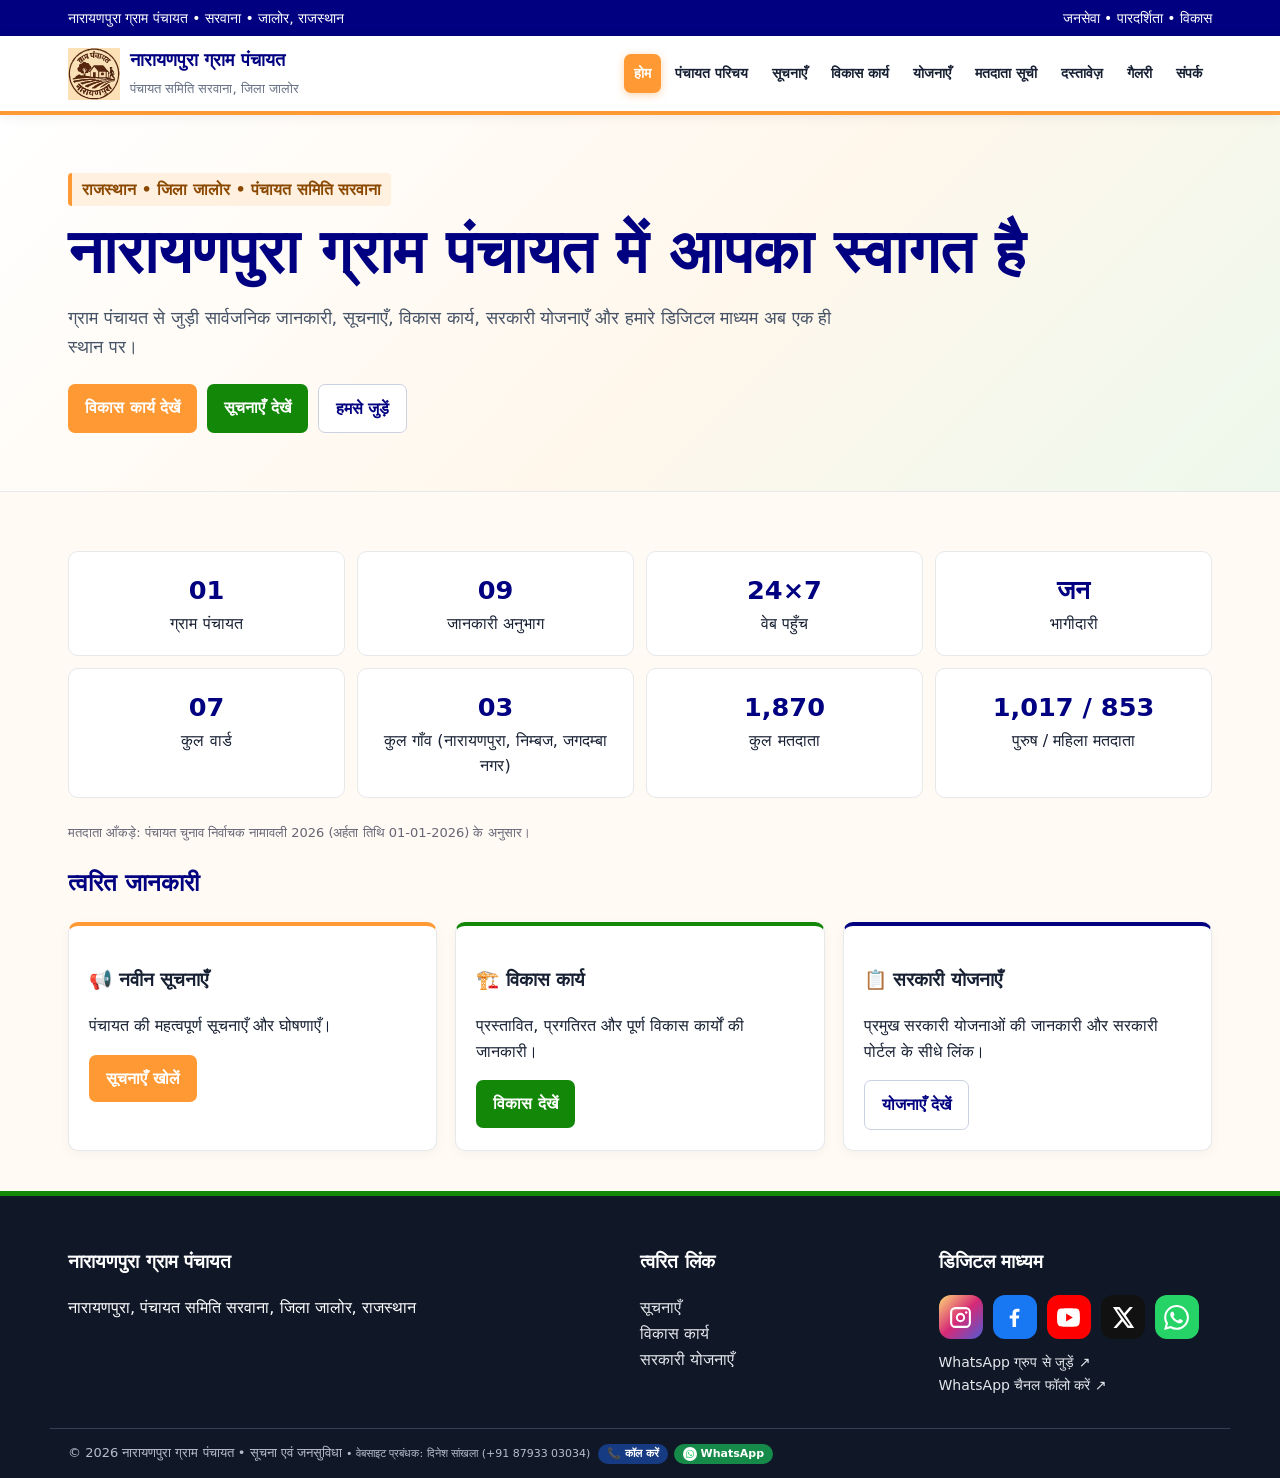
<file: index.html>
<!doctype html><html lang="hi"><head><meta charset="utf-8"><meta name="viewport" content="width=device-width,initial-scale=1"><title>नारायणपुरा ग्राम पंचायत | सरवाना, जालोर</title><meta name="description" content="नारायणपुरा ग्राम पंचायत (पंचायत समिति सरवाना, जिला जालोर, राजस्थान) की आधिकारिक वेबसाइट: पंचायत जानकारी, सूचनाएँ, विकास कार्य, योजनाएँ और मतदाता जानकारी।"><meta name="theme-color" content="#000080"><link rel="icon" type="image/png" href="assets/favicon.png"><link rel="apple-touch-icon" href="assets/favicon.png"><meta property="og:url" content="https://narayanpuragrampanchayat.github.io/narayanpura-gram-panchayat/"><meta property="og:image" content="https://narayanpuragrampanchayat.github.io/narayanpura-gram-panchayat/assets/og-image.jpg"><meta property="og:image:width" content="1200"><meta property="og:image:height" content="630"><meta property="og:image:alt" content="नारायणपुरा ग्राम पंचायत का लोगो"><meta name="twitter:card" content="summary_large_image"><meta property="og:type" content="website"><meta property="og:locale" content="hi_IN"><meta property="og:site_name" content="नारायणपुरा ग्राम पंचायत"><meta property="og:title" content="नारायणपुरा ग्राम पंचायत | सरवाना, जालोर"><meta property="og:description" content="नारायणपुरा ग्राम पंचायत (पंचायत समिति सरवाना, जिला जालोर, राजस्थान) की आधिकारिक वेबसाइट: पंचायत जानकारी, सूचनाएँ, विकास कार्य, योजनाएँ और मतदाता जानकारी।"><link rel="stylesheet" href="style.css"></head><body><div class="top"><div class="wrap">नारायणपुरा ग्राम पंचायत • सरवाना • जालोर, राजस्थान <span>जनसेवा • पारदर्शिता • विकास</span></div></div><header><div class="wrap nav"><a class="brand" href="index.html"><img src="assets/logo.svg" alt="नारायणपुरा ग्राम पंचायत का लोगो"><div><b>नारायणपुरा ग्राम पंचायत</b><small>पंचायत समिति सरवाना, जिला जालोर</small></div></a><nav><a class="active" href="index.html">होम</a><a href="about.html">पंचायत परिचय</a><a href="notices.html">सूचनाएँ</a><a href="development.html">विकास कार्य</a><a href="schemes.html">योजनाएँ</a><a href="voters.html">मतदाता सूची</a><a href="documents.html">दस्तावेज़</a><a href="gallery.html">गैलरी</a><a href="contact.html">संपर्क</a></nav></div></header><section class="hero"><div class="wrap"><span class="tag">राजस्थान • जिला जालोर • पंचायत समिति सरवाना</span><h1>नारायणपुरा ग्राम पंचायत में आपका स्वागत है</h1><p>ग्राम पंचायत से जुड़ी सार्वजनिक जानकारी, सूचनाएँ, विकास कार्य, सरकारी योजनाएँ और हमारे डिजिटल माध्यम अब एक ही स्थान पर।</p><div class="buttons"><a class="btn" href="development.html">विकास कार्य देखें</a><a class="btn green" href="notices.html">सूचनाएँ देखें</a><a class="btn outline" href="contact.html">हमसे जुड़ें</a></div></div></section><main><div class="wrap"><div class="stats"><div class="stat"><strong>01</strong>ग्राम पंचायत</div><div class="stat"><strong>09</strong>जानकारी अनुभाग</div><div class="stat"><strong>24×7</strong>वेब पहुँच</div><div class="stat"><strong>जन</strong>भागीदारी</div><div class="stat"><strong>07</strong>कुल वार्ड</div><div class="stat"><strong>03</strong>कुल गाँव (नारायणपुरा, निम्बज, जगदम्बा नगर)</div><div class="stat"><strong>1,870</strong>कुल मतदाता</div><div class="stat"><strong>1,017 / 853</strong>पुरुष / महिला मतदाता</div></div><p style="font-size:13px;color:#667;margin:8px 0 0">मतदाता आँकड़े: पंचायत चुनाव निर्वाचक नामावली 2026 (अर्हता तिथि 01-01-2026) के अनुसार।</p><h2>त्वरित जानकारी</h2><div class="grid"><article class="card"><h3>📢 नवीन सूचनाएँ</h3><p>पंचायत की महत्वपूर्ण सूचनाएँ और घोषणाएँ।</p><a class="btn" href="notices.html">सूचनाएँ खोलें</a></article><article class="card green"><h3>🏗️ विकास कार्य</h3><p>प्रस्तावित, प्रगतिरत और पूर्ण विकास कार्यों की जानकारी।</p><a class="btn green" href="development.html">विकास देखें</a></article><article class="card blue"><h3>📋 सरकारी योजनाएँ</h3><p>प्रमुख सरकारी योजनाओं की जानकारी और सरकारी पोर्टल के सीधे लिंक।</p><a class="btn outline" href="schemes.html">योजनाएँ देखें</a></article></div></div></main><footer><div class="wrap foot"><div><h3>नारायणपुरा ग्राम पंचायत</h3><p>नारायणपुरा, पंचायत समिति सरवाना, जिला जालोर, राजस्थान</p></div><div><h3>त्वरित लिंक</h3><p><a href="notices.html">सूचनाएँ</a><br><a href="development.html">विकास कार्य</a><br><a href="schemes.html">सरकारी योजनाएँ</a></p></div><div><h3>डिजिटल माध्यम</h3><p class="socs" style="display:flex;flex-direction:row;flex-wrap:wrap;gap:10px;margin:10px 0 0"><a style="display:block;line-height:0" target="_blank" rel="noopener" href="https://www.instagram.com/narayanpuragrampanchayat" aria-label="Instagram" title="Instagram"><span class="social-icon ig"><svg viewBox="0 0 24 24"><path d="M7 2h10a5 5 0 0 1 5 5v10a5 5 0 0 1-5 5H7a5 5 0 0 1-5-5V7a5 5 0 0 1 5-5zm0 2a3 3 0 0 0-3 3v10a3 3 0 0 0 3 3h10a3 3 0 0 0 3-3V7a3 3 0 0 0-3-3H7zm5 3.5A4.5 4.5 0 1 1 7.5 12 4.5 4.5 0 0 1 12 7.5zm0 2A2.5 2.5 0 1 0 14.5 12 2.5 2.5 0 0 0 12 9.5zM17.5 6a1.2 1.2 0 1 1-1.2 1.2A1.2 1.2 0 0 1 17.5 6z"/></svg></span></a><a style="display:block;line-height:0" target="_blank" rel="noopener" href="https://www.facebook.com/share/19otkbt3re/?mibextid=wwXIfr" aria-label="Facebook" title="Facebook"><span class="social-icon fb"><svg viewBox="0 0 24 24"><path d="M13.5 21v-8h2.7l.4-3h-3.1V8.1c0-.9.3-1.6 1.7-1.6h1.6V3.8c-.3 0-1.3-.1-2.5-.1-2.5 0-4.2 1.5-4.2 4.3V10H7.4v3h2.7v8h3.4z"/></svg></span></a><a style="display:block;line-height:0" target="_blank" rel="noopener" href="https://www.youtube.com/@NarayanpuraGramPanchayat" aria-label="YouTube" title="YouTube"><span class="social-icon yt"><svg viewBox="0 0 24 24"><path d="M23 12s0-4.2-.5-6.1a3.2 3.2 0 0 0-2.2-2.2C18.4 3.2 12 3.2 12 3.2s-6.4 0-8.3.5a3.2 3.2 0 0 0-2.2 2.2C1 7.8 1 12 1 12s0 4.2.5 6.1a3.2 3.2 0 0 0 2.2 2.2c1.9.5 8.3.5 8.3.5s6.4 0 8.3-.5a3.2 3.2 0 0 0 2.2-2.2C23 16.2 23 12 23 12zM9.7 15.8V8.2l6.4 3.8-6.4 3.8z"/></svg></span></a><a style="display:block;line-height:0" target="_blank" rel="noopener" href="https://x.com/narayanpura_gp?s=11" aria-label="X" title="X"><span class="social-icon x"><svg viewBox="0 0 24 24"><path d="M18.9 2H22l-6.8 7.8L23.2 22h-6.3l-4.9-6.4L6.4 22H3.3l7.3-8.4L2.8 2h6.4l4.4 5.8L18.9 2zm-1.1 17.6h1.7L8.3 4.3H6.5l11.3 15.3z"/></svg></span></a><a style="display:block;line-height:0" target="_blank" rel="noopener" href="https://whatsapp.com/channel/0029Vb8SCxqISTkEJewlJR1P" aria-label="WhatsApp चैनल" title="WhatsApp चैनल"><span class="social-icon wa"><svg viewBox="0 0 24 24"><path d="M17.472 14.382c-.297-.149-1.758-.867-2.03-.967-.273-.099-.471-.148-.67.15-.197.297-.767.966-.94 1.164-.173.199-.347.223-.644.075-.297-.15-1.255-.463-2.39-1.475-.883-.788-1.48-1.761-1.653-2.059-.173-.297-.018-.458.13-.606.134-.133.298-.347.446-.52.149-.174.198-.298.298-.497.099-.198.05-.371-.025-.52-.075-.149-.669-1.612-.916-2.207-.242-.579-.487-.5-.669-.51-.173-.008-.371-.01-.57-.01-.198 0-.52.074-.792.372-.272.297-1.04 1.016-1.04 2.479 0 1.462 1.065 2.875 1.213 3.074.149.198 2.096 3.2 5.077 4.487.709.306 1.262.489 1.694.625.712.227 1.36.195 1.871.118.571-.085 1.758-.719 2.006-1.413.248-.694.248-1.289.173-1.413-.074-.124-.272-.198-.57-.347m-5.421 7.403h-.004a9.87 9.87 0 01-5.031-1.378l-.361-.214-3.741.982.998-3.648-.235-.374a9.86 9.86 0 01-1.51-5.26c.001-5.45 4.436-9.884 9.888-9.884 2.64 0 5.122 1.03 6.988 2.898a9.825 9.825 0 012.893 6.994c-.003 5.45-4.437 9.884-9.885 9.884m8.413-18.297A11.815 11.815 0 0012.05 0C5.495 0 .16 5.335.157 11.892c0 2.096.547 4.142 1.588 5.945L.057 24l6.305-1.654a11.882 11.882 0 005.683 1.448h.005c6.554 0 11.89-5.335 11.893-11.893a11.821 11.821 0 00-3.48-8.413z"/></svg></span></a></p><p style="margin:12px 0 0;font-size:14px"><a target="_blank" rel="noopener" href="https://chat.whatsapp.com/KOdNF1v9ymT7svll2w2lUj?s=sh&amp;p=i&amp;mlu=4&amp;ilr=4&amp;iam=2">WhatsApp ग्रुप से जुड़ें ↗</a><br><a target="_blank" rel="noopener" href="https://whatsapp.com/channel/0029Vb8SCxqISTkEJewlJR1P">WhatsApp चैनल फॉलो करें ↗</a></p></div></div><div class="wrap copy">© 2026 नारायणपुरा ग्राम पंचायत • सूचना एवं जनसुविधा <span class="mgr">• वेबसाइट प्रबंधक: दिनेश सांखला (+91 87933 03034) <span class="mgr-contact"><a class="mgr-btn call" href="tel:+918793303034">📞 कॉल करें</a><a class="mgr-btn wa" target="_blank" rel="noopener" href="https://wa.me/918793303034"><svg width="14" height="14" viewBox="0 0 48 48" aria-hidden="true" style="width:14px;height:14px;flex:0 0 14px"><circle cx="24" cy="24" r="24" fill="#fff"/><g transform="translate(10 10) scale(1.1667)"><path fill="#25D366" d="M17.472 14.382c-.297-.149-1.758-.867-2.03-.967-.273-.099-.471-.148-.67.15-.197.297-.767.966-.94 1.164-.173.199-.347.223-.644.075-.297-.15-1.255-.463-2.39-1.475-.883-.788-1.48-1.761-1.653-2.059-.173-.297-.018-.458.13-.606.134-.133.298-.347.446-.52.149-.174.198-.298.298-.497.099-.198.05-.371-.025-.52-.075-.149-.669-1.612-.916-2.207-.242-.579-.487-.5-.669-.51-.173-.008-.371-.01-.57-.01-.198 0-.52.074-.792.372-.272.297-1.04 1.016-1.04 2.479 0 1.462 1.065 2.875 1.213 3.074.149.198 2.096 3.2 5.077 4.487.709.306 1.262.489 1.694.625.712.227 1.36.195 1.871.118.571-.085 1.758-.719 2.006-1.413.248-.694.248-1.289.173-1.413-.074-.124-.272-.198-.57-.347m-5.421 7.403h-.004a9.87 9.87 0 01-5.031-1.378l-.361-.214-3.741.982.998-3.648-.235-.374a9.86 9.86 0 01-1.51-5.26c.001-5.45 4.436-9.884 9.888-9.884 2.64 0 5.122 1.03 6.988 2.898a9.825 9.825 0 012.893 6.994c-.003 5.45-4.437 9.884-9.885 9.884m8.413-18.297A11.815 11.815 0 0012.05 0C5.495 0 .16 5.335.157 11.892c0 2.096.547 4.142 1.588 5.945L.057 24l6.305-1.654a11.882 11.882 0 005.683 1.448h.005c6.554 0 11.89-5.335 11.893-11.893a11.821 11.821 0 00-3.48-8.413z"/></g></svg>WhatsApp</a></span></span></div></footer></body></html>
</file>
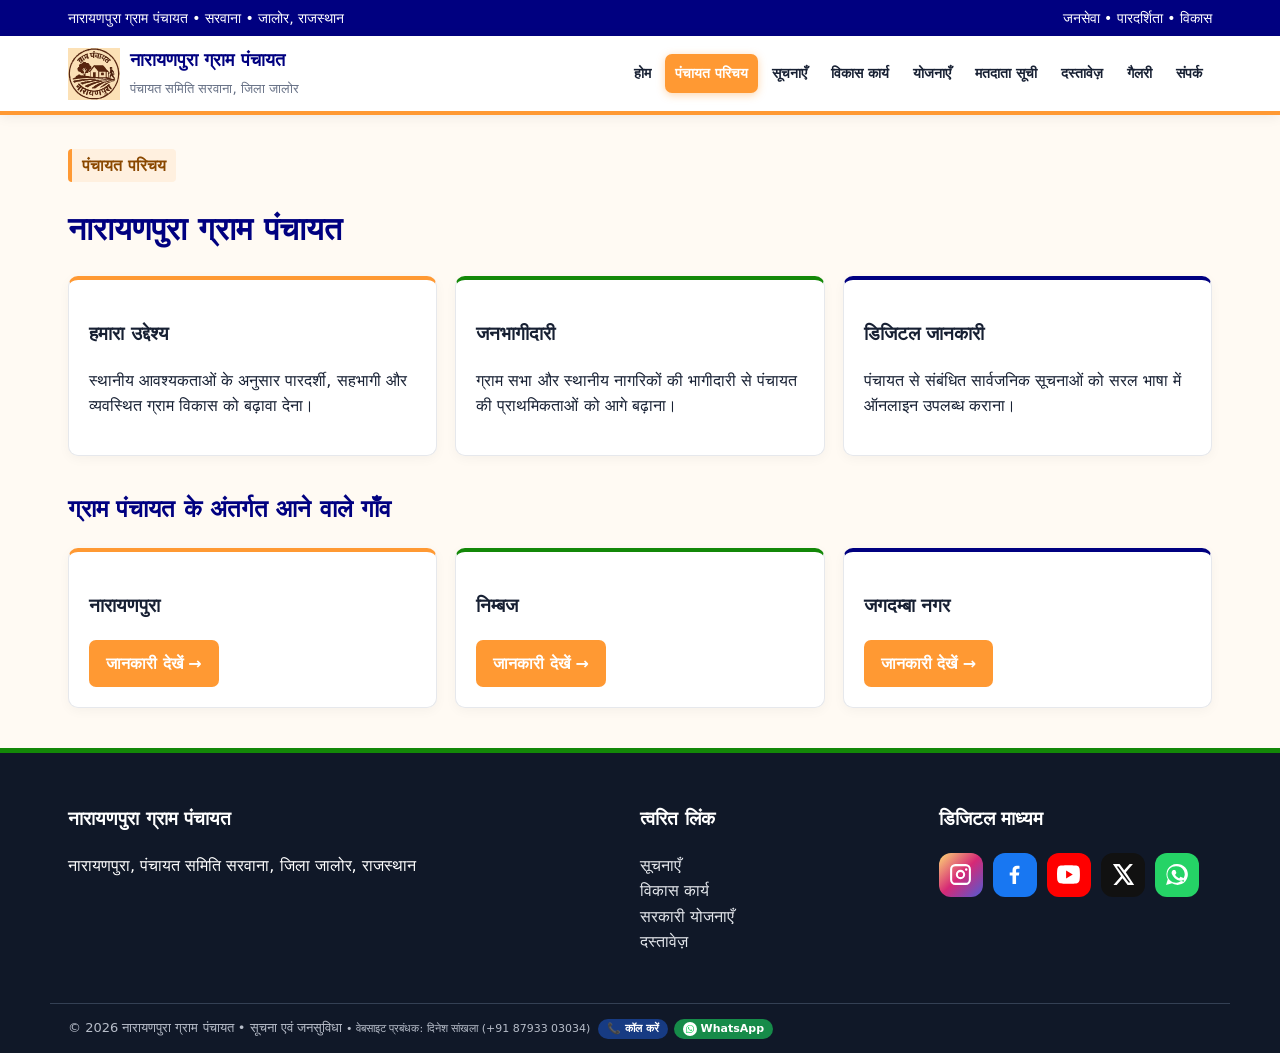
<file: about.html>
<!doctype html><html lang="hi"><head><meta charset="utf-8"><meta name="viewport" content="width=device-width,initial-scale=1"><title>पंचायत परिचय | नारायणपुरा ग्राम पंचायत</title><meta name="description" content="नारायणपुरा ग्राम पंचायत का परिचय, उद्देश्य और पंचायत के अंतर्गत आने वाले गाँव: नारायणपुरा, निम्बज और जगदम्बा नगर।"><meta name="theme-color" content="#000080"><link rel="icon" type="image/png" href="assets/favicon.png"><link rel="apple-touch-icon" href="assets/favicon.png"><meta property="og:url" content="https://narayanpuragrampanchayat.github.io/narayanpura-gram-panchayat/about.html"><meta property="og:image" content="https://narayanpuragrampanchayat.github.io/narayanpura-gram-panchayat/assets/og-image.jpg"><meta property="og:image:width" content="1200"><meta property="og:image:height" content="630"><meta property="og:image:alt" content="नारायणपुरा ग्राम पंचायत का लोगो"><meta name="twitter:card" content="summary_large_image"><meta property="og:type" content="website"><meta property="og:locale" content="hi_IN"><meta property="og:site_name" content="नारायणपुरा ग्राम पंचायत"><meta property="og:title" content="पंचायत परिचय | नारायणपुरा ग्राम पंचायत"><meta property="og:description" content="नारायणपुरा ग्राम पंचायत का परिचय, उद्देश्य और पंचायत के अंतर्गत आने वाले गाँव: नारायणपुरा, निम्बज और जगदम्बा नगर।"><link rel="stylesheet" href="style.css"></head><body><div class="top"><div class="wrap">नारायणपुरा ग्राम पंचायत • सरवाना • जालोर, राजस्थान <span>जनसेवा • पारदर्शिता • विकास</span></div></div><header><div class="wrap nav"><a class="brand" href="index.html"><img src="assets/logo.svg" alt="नारायणपुरा ग्राम पंचायत का लोगो"><div><b>नारायणपुरा ग्राम पंचायत</b><small>पंचायत समिति सरवाना, जिला जालोर</small></div></a><nav><a href="index.html">होम</a><a class="active" href="about.html">पंचायत परिचय</a><a href="notices.html">सूचनाएँ</a><a href="development.html">विकास कार्य</a><a href="schemes.html">योजनाएँ</a><a href="voters.html">मतदाता सूची</a><a href="documents.html">दस्तावेज़</a><a href="gallery.html">गैलरी</a><a href="contact.html">संपर्क</a></nav></div></header><main><div class="wrap"><span class="tag">पंचायत परिचय</span><h1>नारायणपुरा ग्राम पंचायत</h1><div class="grid"><article class="card"><h3>हमारा उद्देश्य</h3><p>स्थानीय आवश्यकताओं के अनुसार पारदर्शी, सहभागी और व्यवस्थित ग्राम विकास को बढ़ावा देना।</p></article><article class="card green"><h3>जनभागीदारी</h3><p>ग्राम सभा और स्थानीय नागरिकों की भागीदारी से पंचायत की प्राथमिकताओं को आगे बढ़ाना।</p></article><article class="card blue"><h3>डिजिटल जानकारी</h3><p>पंचायत से संबंधित सार्वजनिक सूचनाओं को सरल भाषा में ऑनलाइन उपलब्ध कराना।</p></article></div><h2 style="margin-top:34px">ग्राम पंचायत के अंतर्गत आने वाले गाँव</h2><div class="grid"><article class="card"><h3>नारायणपुरा</h3><p style="margin:0"><a class="btn" href="narayanpura.html">जानकारी देखें →</a></p></article><article class="card green"><h3>निम्बज</h3><p style="margin:0"><a class="btn" href="nimbaj.html">जानकारी देखें →</a></p></article><article class="card blue"><h3>जगदम्बा नगर</h3><p style="margin:0"><a class="btn" href="jagtambha.html">जानकारी देखें →</a></p></article></div></div></main><footer><div class="wrap foot"><div><h3>नारायणपुरा ग्राम पंचायत</h3><p>नारायणपुरा, पंचायत समिति सरवाना, जिला जालोर, राजस्थान</p></div><div><h3>त्वरित लिंक</h3><p><a href="notices.html">सूचनाएँ</a><br><a href="development.html">विकास कार्य</a><br><a href="schemes.html">सरकारी योजनाएँ</a><br><a href="documents.html">दस्तावेज़</a></p></div><div><h3>डिजिटल माध्यम</h3><p class="socs" style="display:flex;flex-direction:row;flex-wrap:wrap;gap:10px;margin:10px 0 0"><a style="display:block;line-height:0" target="_blank" rel="noopener" href="https://www.instagram.com/narayanpuragrampanchayat" aria-label="Instagram" title="Instagram"><span class="social-icon ig"><svg viewBox="0 0 24 24"><path d="M7 2h10a5 5 0 0 1 5 5v10a5 5 0 0 1-5 5H7a5 5 0 0 1-5-5V7a5 5 0 0 1 5-5zm0 2a3 3 0 0 0-3 3v10a3 3 0 0 0 3 3h10a3 3 0 0 0 3-3V7a3 3 0 0 0-3-3H7zm5 3.5A4.5 4.5 0 1 1 7.5 12 4.5 4.5 0 0 1 12 7.5zm0 2A2.5 2.5 0 1 0 14.5 12 2.5 2.5 0 0 0 12 9.5zM17.5 6a1.2 1.2 0 1 1-1.2 1.2A1.2 1.2 0 0 1 17.5 6z"/></svg></span></a><a style="display:block;line-height:0" target="_blank" rel="noopener" href="https://www.facebook.com/share/19otkbt3re/?mibextid=wwXIfr" aria-label="Facebook" title="Facebook"><span class="social-icon fb"><svg viewBox="0 0 24 24"><path d="M13.5 21v-8h2.7l.4-3h-3.1V8.1c0-.9.3-1.6 1.7-1.6h1.6V3.8c-.3 0-1.3-.1-2.5-.1-2.5 0-4.2 1.5-4.2 4.3V10H7.4v3h2.7v8h3.4z"/></svg></span></a><a style="display:block;line-height:0" target="_blank" rel="noopener" href="https://www.youtube.com/@NarayanpuraGramPanchayat" aria-label="YouTube" title="YouTube"><span class="social-icon yt"><svg viewBox="0 0 24 24"><path d="M23 12s0-4.2-.5-6.1a3.2 3.2 0 0 0-2.2-2.2C18.4 3.2 12 3.2 12 3.2s-6.4 0-8.3.5a3.2 3.2 0 0 0-2.2 2.2C1 7.8 1 12 1 12s0 4.2.5 6.1a3.2 3.2 0 0 0 2.2 2.2c1.9.5 8.3.5 8.3.5s6.4 0 8.3-.5a3.2 3.2 0 0 0 2.2-2.2C23 16.2 23 12 23 12zM9.7 15.8V8.2l6.4 3.8-6.4 3.8z"/></svg></span></a><a style="display:block;line-height:0" target="_blank" rel="noopener" href="https://x.com/narayanpura_gp?s=11" aria-label="X" title="X"><span class="social-icon x"><svg viewBox="0 0 24 24"><path d="M18.9 2H22l-6.8 7.8L23.2 22h-6.3l-4.9-6.4L6.4 22H3.3l7.3-8.4L2.8 2h6.4l4.4 5.8L18.9 2zm-1.1 17.6h1.7L8.3 4.3H6.5l11.3 15.3z"/></svg></span></a><a style="display:block;line-height:0" target="_blank" rel="noopener" href="https://whatsapp.com/channel/0029Vb8SCxqISTkEJewlJR1P" aria-label="WhatsApp" title="WhatsApp"><span class="social-icon wa"><svg viewBox="0 0 24 24"><path d="M12 2a9.7 9.7 0 0 0-8.4 14.5L2 22l5.7-1.5A10 10 0 1 0 12 2zm0 2a7.8 7.8 0 0 1 6.8 11.7l-.3.5.8 2.8-2.9-.8-.5.3A8 8 0 1 1 12 4zm-3 3.7c-.2 0-.5.1-.7.4-.3.3-1 1-1 2.2s1 2.5 1.2 2.8c.2.3 2 3.2 5 4.3 2.5.9 3 .7 3.5.6.5-.1 1.5-.6 1.7-1.2.2-.6.2-1.1.1-1.2-.1-.1-.3-.2-.7-.4l-1.8-.9c-.3-.1-.5-.2-.7.2l-.7.9c-.2.2-.3.2-.6.1-.3-.2-1.1-.4-2.1-1.3-.8-.7-1.3-1.6-1.4-1.8-.1-.3 0-.4.2-.6l.5-.6c.2-.2.2-.4.3-.6.1-.2 0-.4 0-.5l-.8-1.9c-.2-.5-.4-.5-.7-.5z"/></svg></span></a></p></div></div><div class="wrap copy">© 2026 नारायणपुरा ग्राम पंचायत • सूचना एवं जनसुविधा <span class="mgr">• वेबसाइट प्रबंधक: दिनेश सांखला (+91 87933 03034) <span class="mgr-contact"><a class="mgr-btn call" href="tel:+918793303034">📞 कॉल करें</a><a class="mgr-btn wa" target="_blank" rel="noopener" href="https://wa.me/918793303034"><svg width="14" height="14" viewBox="0 0 48 48" aria-hidden="true" style="width:14px;height:14px;flex:0 0 14px"><circle cx="24" cy="24" r="24" fill="#fff"/><g transform="translate(10 10) scale(1.1667)"><path fill="#25D366" d="M17.472 14.382c-.297-.149-1.758-.867-2.03-.967-.273-.099-.471-.148-.67.15-.197.297-.767.966-.94 1.164-.173.199-.347.223-.644.075-.297-.15-1.255-.463-2.39-1.475-.883-.788-1.48-1.761-1.653-2.059-.173-.297-.018-.458.13-.606.134-.133.298-.347.446-.52.149-.174.198-.298.298-.497.099-.198.05-.371-.025-.52-.075-.149-.669-1.612-.916-2.207-.242-.579-.487-.5-.669-.51-.173-.008-.371-.01-.57-.01-.198 0-.52.074-.792.372-.272.297-1.04 1.016-1.04 2.479 0 1.462 1.065 2.875 1.213 3.074.149.198 2.096 3.2 5.077 4.487.709.306 1.262.489 1.694.625.712.227 1.36.195 1.871.118.571-.085 1.758-.719 2.006-1.413.248-.694.248-1.289.173-1.413-.074-.124-.272-.198-.57-.347m-5.421 7.403h-.004a9.87 9.87 0 01-5.031-1.378l-.361-.214-3.741.982.998-3.648-.235-.374a9.86 9.86 0 01-1.51-5.26c.001-5.45 4.436-9.884 9.888-9.884 2.64 0 5.122 1.03 6.988 2.898a9.825 9.825 0 012.893 6.994c-.003 5.45-4.437 9.884-9.885 9.884m8.413-18.297A11.815 11.815 0 0012.05 0C5.495 0 .16 5.335.157 11.892c0 2.096.547 4.142 1.588 5.945L.057 24l6.305-1.654a11.882 11.882 0 005.683 1.448h.005c6.554 0 11.89-5.335 11.893-11.893a11.821 11.821 0 00-3.48-8.413z"/></g></svg>WhatsApp</a></span></span></div></footer></body></html>
</file>
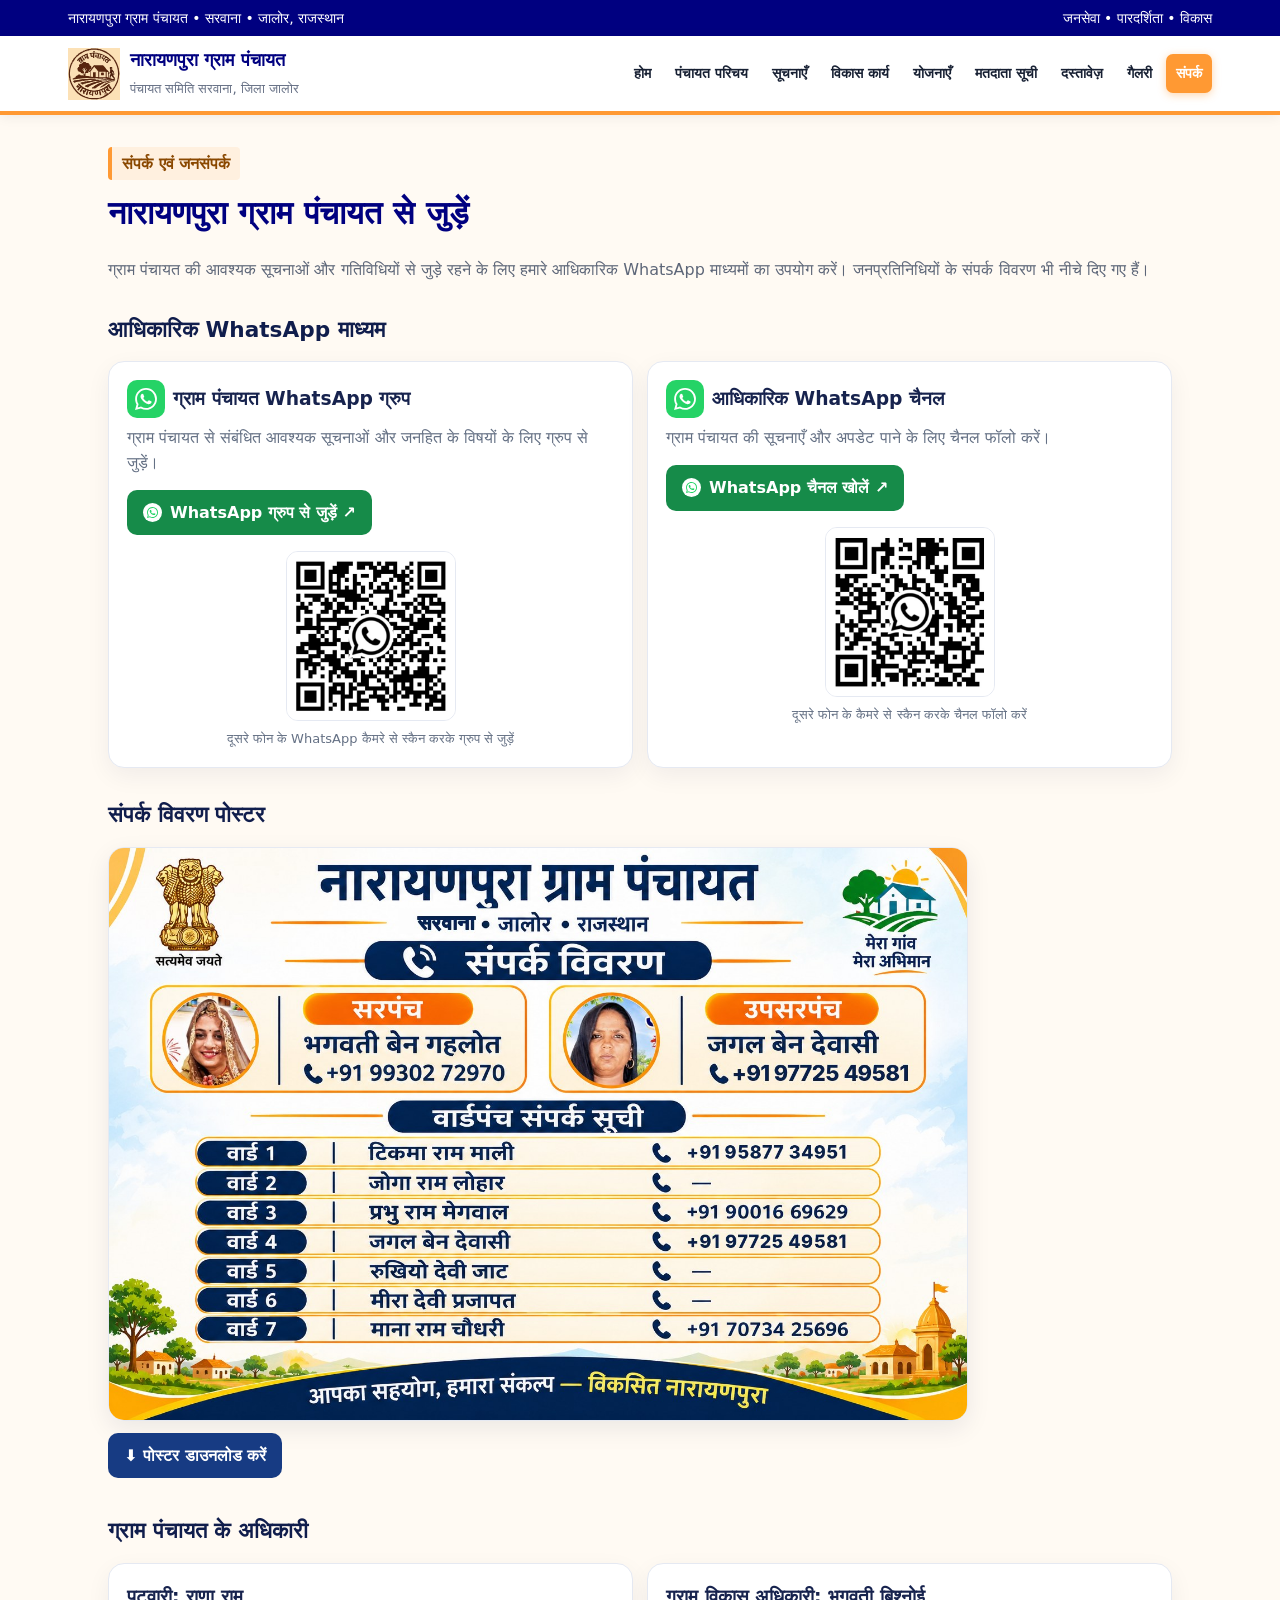
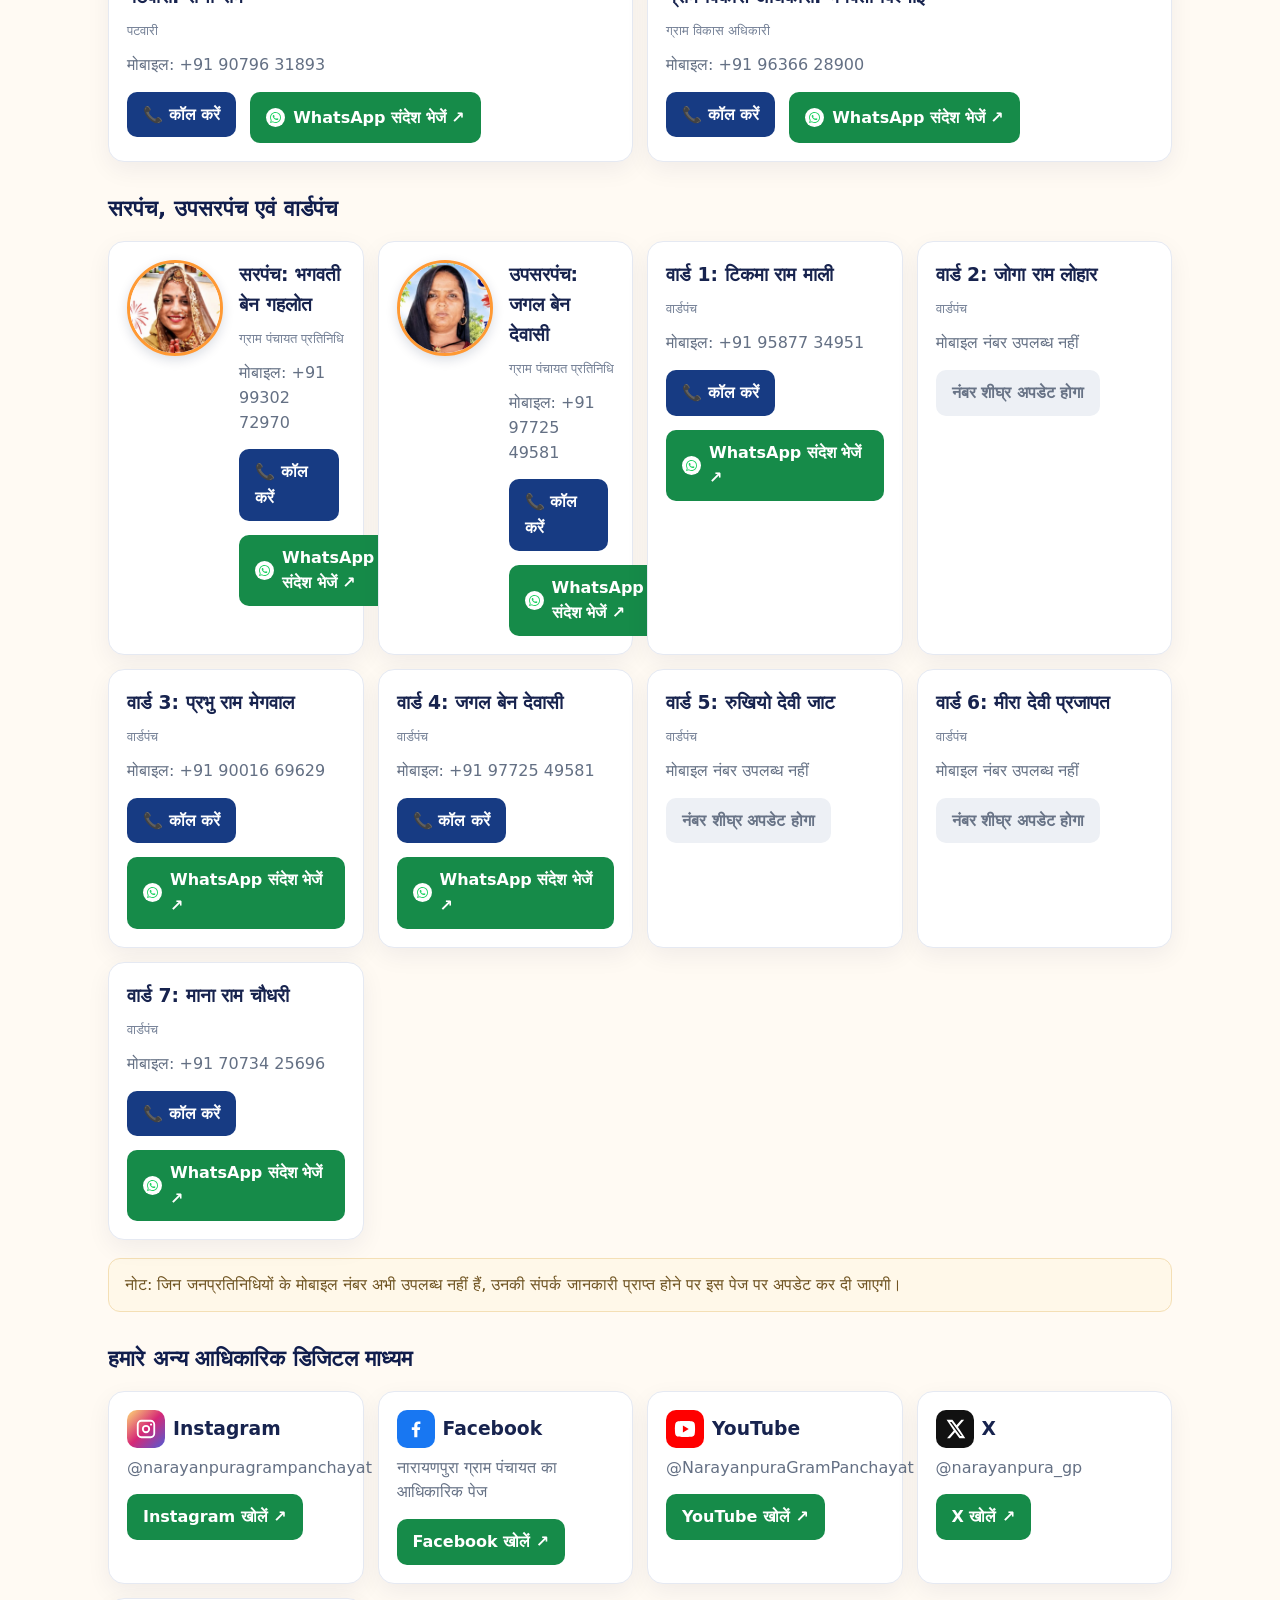
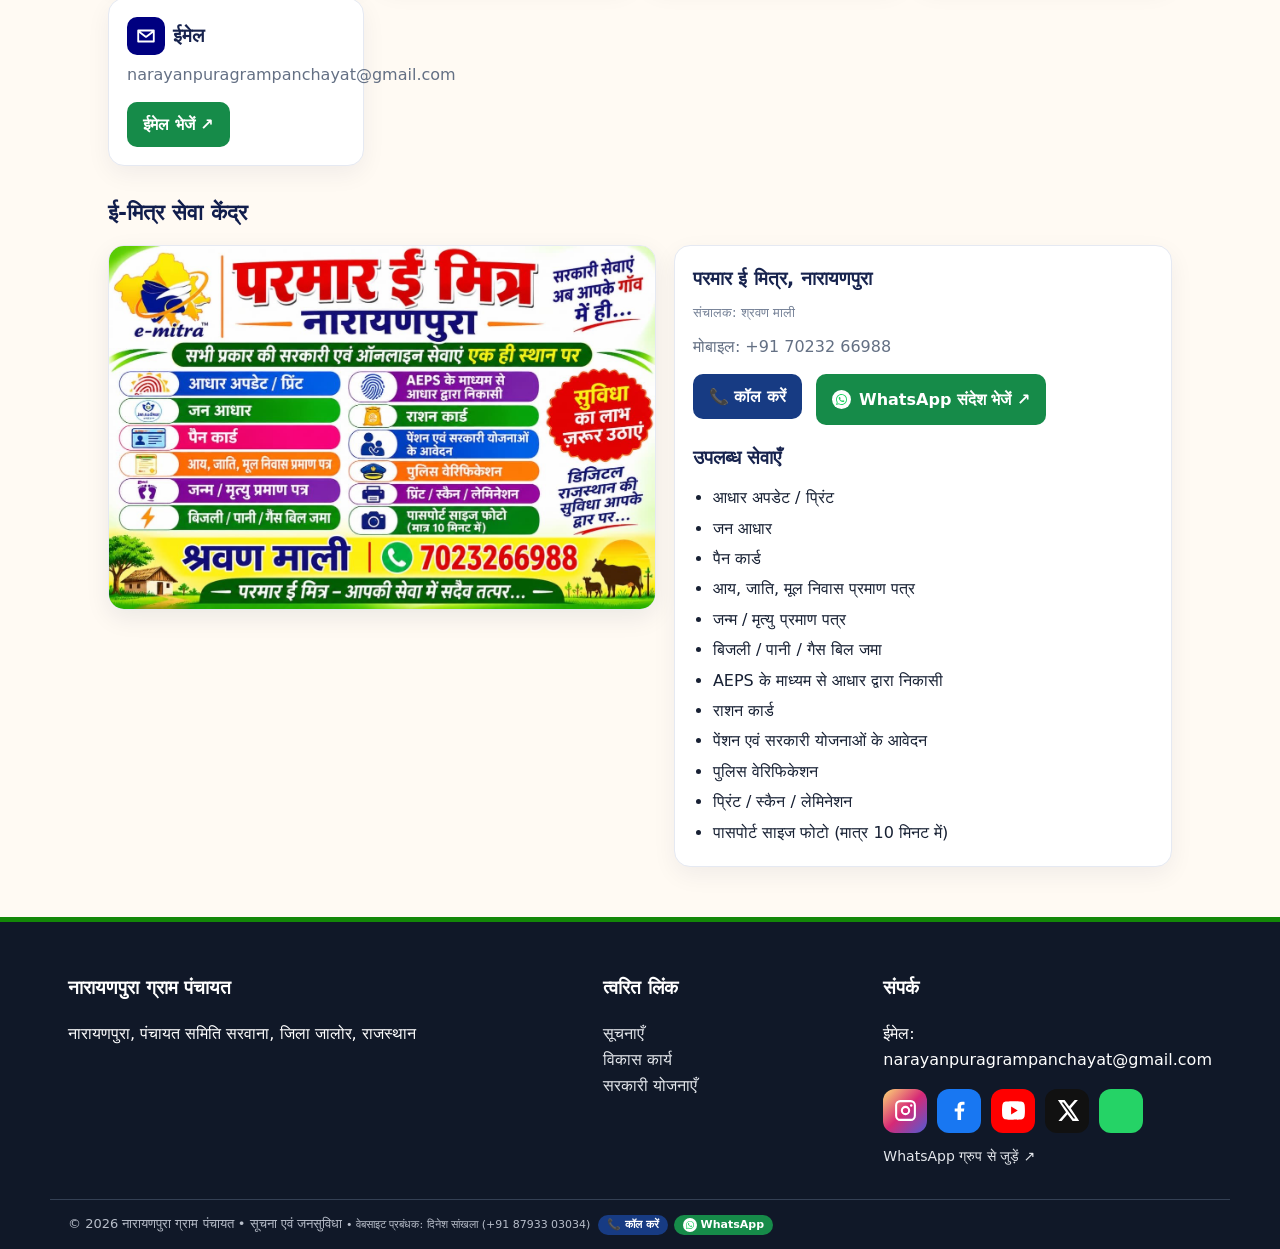
<file: contact.html>
<!doctype html>
<html lang="hi">
<head>
<meta charset="utf-8"><meta name="viewport" content="width=device-width,initial-scale=1">
<title>संपर्क एवं WhatsApp | नारायणपुरा ग्राम पंचायत</title>
<meta name="description" content="नारायणपुरा ग्राम पंचायत के आधिकारिक WhatsApp ग्रुप, चैनल और जनप्रतिनिधियों से संपर्क करें।">
<meta name="theme-color" content="#000080">
<link rel="icon" type="image/png" href="assets/favicon.png"><link rel="apple-touch-icon" href="assets/favicon.png"><meta property="og:type" content="website"><meta property="og:locale" content="hi_IN"><meta property="og:site_name" content="नारायणपुरा ग्राम पंचायत"><meta property="og:title" content="संपर्क एवं WhatsApp | नारायणपुरा ग्राम पंचायत"><meta property="og:description" content="नारायणपुरा ग्राम पंचायत के आधिकारिक WhatsApp ग्रुप, चैनल और जनप्रतिनिधियों से संपर्क करें।"><meta property="og:url" content="https://narayanpuragrampanchayat.github.io/narayanpura-gram-panchayat/contact.html"><meta property="og:image" content="https://narayanpuragrampanchayat.github.io/narayanpura-gram-panchayat/assets/og-image.jpg"><link rel="stylesheet" href="style.css">
<style>
.contact-wrap{max-width:1100px;margin:auto;padding:32px 18px 50px}.contact-wrap h1{margin:8px 0}.intro{color:#5d6678;line-height:1.7;margin-bottom:24px}.section-title{margin:30px 0 14px;font-size:1.35rem;color:#101d4c}.wa-grid,.official-grid{display:grid;grid-template-columns:repeat(auto-fit,minmax(240px,1fr));gap:14px}.wa-card,.official-card{background:#fff;border:1px solid #e5e9f2;border-radius:16px;padding:18px;box-shadow:0 8px 24px rgba(10,25,70,.06)}.wa-card h3,.official-card h3{margin:0 0 8px;color:#17234e}.wa-card p,.official-card p{margin:0 0 14px;color:#647084;line-height:1.55}.wa-btn{display:inline-flex;align-items:center;justify-content:center;gap:8px;background:#168b49;color:#fff!important;text-decoration:none;padding:10px 16px;border-radius:10px;font-weight:700}.wa-btn:hover{filter:brightness(.95)}.app-icon{width:20px;height:20px;display:inline-block;vertical-align:middle;flex:0 0 20px}.wa-btn .app-icon{width:19px;height:19px;flex-basis:19px}.social-title .social-icon{width:38px;height:38px;flex:0 0 38px;border-radius:10px}.social-title .social-icon svg{width:22px;height:22px}.social-title{display:flex;align-items:center;gap:8px}.call-btn{display:inline-flex;align-items:center;justify-content:center;gap:8px;background:#173b83;color:#fff!important;text-decoration:none;padding:10px 16px;border-radius:10px;font-weight:700;margin:0 6px 6px 0}.action-row{display:flex;flex-wrap:wrap;gap:8px}.wa-btn.disabled{background:#edf0f5;color:#687386!important;pointer-events:none}.official-card small{display:block;color:#748096;margin-bottom:12px}.official-card.with-photo{display:flex;align-items:flex-start;gap:16px}.official-photo{width:96px;height:96px;flex:0 0 96px;border-radius:50%;object-fit:cover;border:3px solid #ff9933;background:#fff0df;box-shadow:0 4px 12px rgba(10,25,70,.15)}.official-info{flex:1;min-width:0}@media(max-width:420px){.official-photo{width:84px;height:84px;flex-basis:84px}}.poster-box{max-width:860px}.poster-box img{display:block;width:100%;height:auto;border-radius:16px;border:1px solid #e5e9f2;box-shadow:0 8px 24px rgba(10,25,70,.08);margin-bottom:12px}.qr-box{margin-top:16px;text-align:center}.qr-img{display:block;width:170px;height:170px;margin:0 auto 8px;border:1px solid #e5e9f2;border-radius:12px;background:#fff}.qr-box span{display:block;font-size:13px;color:#647084;line-height:1.5}.emitra-box{display:grid;gap:18px;grid-template-columns:1fr;align-items:start}@media(min-width:820px){.emitra-box{grid-template-columns:1.1fr 1fr}}.emitra-box img{display:block;width:100%;height:auto;border-radius:16px;border:1px solid #e5e9f2;box-shadow:0 8px 24px rgba(10,25,70,.08)}.emitra-services{margin:10px 0 0;padding-left:20px;line-height:1.9}.notice{display:block;background:#fff8e9;border:1px solid #f4dfb5;padding:13px 16px;border-radius:12px;color:#6f5422;margin-top:18px;line-height:1.6}
</style>
</head>
<body>
<div class="top"><div class="wrap">नारायणपुरा ग्राम पंचायत • सरवाना • जालोर, राजस्थान <span>जनसेवा • पारदर्शिता • विकास</span></div></div>
<header><div class="wrap nav"><a class="brand" href="index.html"><img src="assets/logo.svg" alt="नारायणपुरा ग्राम पंचायत का लोगो"><div><b>नारायणपुरा ग्राम पंचायत</b><small>पंचायत समिति सरवाना, जिला जालोर</small></div></a><nav><a href="index.html">होम</a><a href="about.html">पंचायत परिचय</a><a href="notices.html">सूचनाएँ</a><a href="development.html">विकास कार्य</a><a href="schemes.html">योजनाएँ</a><a href="voters.html">मतदाता सूची</a><a href="documents.html">दस्तावेज़</a><a href="gallery.html">गैलरी</a><a class="active" href="contact.html">संपर्क</a></nav></div></header>
<main><div class="contact-wrap">
<span class="tag">संपर्क एवं जनसंपर्क</span><h1>नारायणपुरा ग्राम पंचायत से जुड़ें</h1>
<p class="intro">ग्राम पंचायत की आवश्यक सूचनाओं और गतिविधियों से जुड़े रहने के लिए हमारे आधिकारिक WhatsApp माध्यमों का उपयोग करें। जनप्रतिनिधियों के संपर्क विवरण भी नीचे दिए गए हैं।</p>
<h2 class="section-title">आधिकारिक WhatsApp माध्यम</h2>
<div class="wa-grid">
<article class="wa-card"><h3 class="social-title"><span class="social-icon wa"><svg viewBox="0 0 24 24"><path d="M17.472 14.382c-.297-.149-1.758-.867-2.03-.967-.273-.099-.471-.148-.67.15-.197.297-.767.966-.94 1.164-.173.199-.347.223-.644.075-.297-.15-1.255-.463-2.39-1.475-.883-.788-1.48-1.761-1.653-2.059-.173-.297-.018-.458.13-.606.134-.133.298-.347.446-.52.149-.174.198-.298.298-.497.099-.198.05-.371-.025-.52-.075-.149-.669-1.612-.916-2.207-.242-.579-.487-.5-.669-.51-.173-.008-.371-.01-.57-.01-.198 0-.52.074-.792.372-.272.297-1.04 1.016-1.04 2.479 0 1.462 1.065 2.875 1.213 3.074.149.198 2.096 3.2 5.077 4.487.709.306 1.262.489 1.694.625.712.227 1.36.195 1.871.118.571-.085 1.758-.719 2.006-1.413.248-.694.248-1.289.173-1.413-.074-.124-.272-.198-.57-.347m-5.421 7.403h-.004a9.87 9.87 0 01-5.031-1.378l-.361-.214-3.741.982.998-3.648-.235-.374a9.86 9.86 0 01-1.51-5.26c.001-5.45 4.436-9.884 9.888-9.884 2.64 0 5.122 1.03 6.988 2.898a9.825 9.825 0 012.893 6.994c-.003 5.45-4.437 9.884-9.885 9.884m8.413-18.297A11.815 11.815 0 0012.05 0C5.495 0 .16 5.335.157 11.892c0 2.096.547 4.142 1.588 5.945L.057 24l6.305-1.654a11.882 11.882 0 005.683 1.448h.005c6.554 0 11.89-5.335 11.893-11.893a11.821 11.821 0 00-3.48-8.413z"/></svg></span>ग्राम पंचायत WhatsApp ग्रुप</h3><p>ग्राम पंचायत से संबंधित आवश्यक सूचनाओं और जनहित के विषयों के लिए ग्रुप से जुड़ें।</p><a class="wa-btn" target="_blank" rel="noopener" href="https://chat.whatsapp.com/KOdNF1v9ymT7svll2w2lUj?s=sh&amp;p=i&amp;mlu=4&amp;ilr=4&amp;iam=2"><svg class="app-icon" viewBox="0 0 48 48" aria-hidden="true"><circle cx="24" cy="24" r="24" fill="#fff"/><g transform="translate(10 10) scale(1.1667)"><path fill="#25D366" d="M17.472 14.382c-.297-.149-1.758-.867-2.03-.967-.273-.099-.471-.148-.67.15-.197.297-.767.966-.94 1.164-.173.199-.347.223-.644.075-.297-.15-1.255-.463-2.39-1.475-.883-.788-1.48-1.761-1.653-2.059-.173-.297-.018-.458.13-.606.134-.133.298-.347.446-.52.149-.174.198-.298.298-.497.099-.198.05-.371-.025-.52-.075-.149-.669-1.612-.916-2.207-.242-.579-.487-.5-.669-.51-.173-.008-.371-.01-.57-.01-.198 0-.52.074-.792.372-.272.297-1.04 1.016-1.04 2.479 0 1.462 1.065 2.875 1.213 3.074.149.198 2.096 3.2 5.077 4.487.709.306 1.262.489 1.694.625.712.227 1.36.195 1.871.118.571-.085 1.758-.719 2.006-1.413.248-.694.248-1.289.173-1.413-.074-.124-.272-.198-.57-.347m-5.421 7.403h-.004a9.87 9.87 0 01-5.031-1.378l-.361-.214-3.741.982.998-3.648-.235-.374a9.86 9.86 0 01-1.51-5.26c.001-5.45 4.436-9.884 9.888-9.884 2.64 0 5.122 1.03 6.988 2.898a9.825 9.825 0 012.893 6.994c-.003 5.45-4.437 9.884-9.885 9.884m8.413-18.297A11.815 11.815 0 0012.05 0C5.495 0 .16 5.335.157 11.892c0 2.096.547 4.142 1.588 5.945L.057 24l6.305-1.654a11.882 11.882 0 005.683 1.448h.005c6.554 0 11.89-5.335 11.893-11.893a11.821 11.821 0 00-3.48-8.413z"/></g></svg>WhatsApp ग्रुप से जुड़ें ↗</a><div class="qr-box"><img class="qr-img" src="assets/qr-group.png" alt="ग्राम पंचायत WhatsApp ग्रुप का QR कोड" width="170" height="170" loading="lazy"><span>दूसरे फोन के WhatsApp कैमरे से स्कैन करके ग्रुप से जुड़ें</span></div></article>
<article class="wa-card"><h3 class="social-title"><span class="social-icon wa"><svg viewBox="0 0 24 24"><path d="M17.472 14.382c-.297-.149-1.758-.867-2.03-.967-.273-.099-.471-.148-.67.15-.197.297-.767.966-.94 1.164-.173.199-.347.223-.644.075-.297-.15-1.255-.463-2.39-1.475-.883-.788-1.48-1.761-1.653-2.059-.173-.297-.018-.458.13-.606.134-.133.298-.347.446-.52.149-.174.198-.298.298-.497.099-.198.05-.371-.025-.52-.075-.149-.669-1.612-.916-2.207-.242-.579-.487-.5-.669-.51-.173-.008-.371-.01-.57-.01-.198 0-.52.074-.792.372-.272.297-1.04 1.016-1.04 2.479 0 1.462 1.065 2.875 1.213 3.074.149.198 2.096 3.2 5.077 4.487.709.306 1.262.489 1.694.625.712.227 1.36.195 1.871.118.571-.085 1.758-.719 2.006-1.413.248-.694.248-1.289.173-1.413-.074-.124-.272-.198-.57-.347m-5.421 7.403h-.004a9.87 9.87 0 01-5.031-1.378l-.361-.214-3.741.982.998-3.648-.235-.374a9.86 9.86 0 01-1.51-5.26c.001-5.45 4.436-9.884 9.888-9.884 2.64 0 5.122 1.03 6.988 2.898a9.825 9.825 0 012.893 6.994c-.003 5.45-4.437 9.884-9.885 9.884m8.413-18.297A11.815 11.815 0 0012.05 0C5.495 0 .16 5.335.157 11.892c0 2.096.547 4.142 1.588 5.945L.057 24l6.305-1.654a11.882 11.882 0 005.683 1.448h.005c6.554 0 11.89-5.335 11.893-11.893a11.821 11.821 0 00-3.48-8.413z"/></svg></span>आधिकारिक WhatsApp चैनल</h3><p>ग्राम पंचायत की सूचनाएँ और अपडेट पाने के लिए चैनल फॉलो करें।</p><a class="wa-btn" target="_blank" rel="noopener" href="https://whatsapp.com/channel/0029Vb8SCxqISTkEJewlJR1P"><svg class="app-icon" viewBox="0 0 48 48" aria-hidden="true"><circle cx="24" cy="24" r="24" fill="#fff"/><g transform="translate(10 10) scale(1.1667)"><path fill="#25D366" d="M17.472 14.382c-.297-.149-1.758-.867-2.03-.967-.273-.099-.471-.148-.67.15-.197.297-.767.966-.94 1.164-.173.199-.347.223-.644.075-.297-.15-1.255-.463-2.39-1.475-.883-.788-1.48-1.761-1.653-2.059-.173-.297-.018-.458.13-.606.134-.133.298-.347.446-.52.149-.174.198-.298.298-.497.099-.198.05-.371-.025-.52-.075-.149-.669-1.612-.916-2.207-.242-.579-.487-.5-.669-.51-.173-.008-.371-.01-.57-.01-.198 0-.52.074-.792.372-.272.297-1.04 1.016-1.04 2.479 0 1.462 1.065 2.875 1.213 3.074.149.198 2.096 3.2 5.077 4.487.709.306 1.262.489 1.694.625.712.227 1.36.195 1.871.118.571-.085 1.758-.719 2.006-1.413.248-.694.248-1.289.173-1.413-.074-.124-.272-.198-.57-.347m-5.421 7.403h-.004a9.87 9.87 0 01-5.031-1.378l-.361-.214-3.741.982.998-3.648-.235-.374a9.86 9.86 0 01-1.51-5.26c.001-5.45 4.436-9.884 9.888-9.884 2.64 0 5.122 1.03 6.988 2.898a9.825 9.825 0 012.893 6.994c-.003 5.45-4.437 9.884-9.885 9.884m8.413-18.297A11.815 11.815 0 0012.05 0C5.495 0 .16 5.335.157 11.892c0 2.096.547 4.142 1.588 5.945L.057 24l6.305-1.654a11.882 11.882 0 005.683 1.448h.005c6.554 0 11.89-5.335 11.893-11.893a11.821 11.821 0 00-3.48-8.413z"/></g></svg>WhatsApp चैनल खोलें ↗</a><div class="qr-box"><img class="qr-img" src="assets/qr-channel.png" alt="आधिकारिक WhatsApp चैनल का QR कोड" width="170" height="170" loading="lazy"><span>दूसरे फोन के कैमरे से स्कैन करके चैनल फॉलो करें</span></div></article>
</div>
<h2 class="section-title">संपर्क विवरण पोस्टर</h2><div class="poster-box"><a href="assets/sampark-poster-v3.jpg" target="_blank" rel="noopener"><img src="assets/sampark-poster-v3.jpg" alt="नारायणपुरा ग्राम पंचायत का संपर्क विवरण पोस्टर: सरपंच, उपसरपंच और वार्डपंचों के नाम व मोबाइल नंबर" width="1536" height="1024"></a><a class="call-btn" href="assets/sampark-poster-v3.jpg" download="narayanpura-sampark-poster.jpg">⬇ पोस्टर डाउनलोड करें</a></div>
<h2 class="section-title">ग्राम पंचायत के अधिकारी</h2>
<div class="official-grid">
<article class="official-card"><h3>पटवारी: राणा राम</h3><small>पटवारी</small><p>मोबाइल: +91 90796 31893</p><div class="action-row"><a class="call-btn" href="tel:+919079631893">📞 कॉल करें</a><a class="wa-btn" target="_blank" rel="noopener" href="https://wa.me/919079631893"><svg class="app-icon" viewBox="0 0 48 48" aria-hidden="true"><circle cx="24" cy="24" r="24" fill="#fff"/><g transform="translate(10 10) scale(1.1667)"><path fill="#25D366" d="M17.472 14.382c-.297-.149-1.758-.867-2.03-.967-.273-.099-.471-.148-.67.15-.197.297-.767.966-.94 1.164-.173.199-.347.223-.644.075-.297-.15-1.255-.463-2.39-1.475-.883-.788-1.48-1.761-1.653-2.059-.173-.297-.018-.458.13-.606.134-.133.298-.347.446-.52.149-.174.198-.298.298-.497.099-.198.05-.371-.025-.52-.075-.149-.669-1.612-.916-2.207-.242-.579-.487-.5-.669-.51-.173-.008-.371-.01-.57-.01-.198 0-.52.074-.792.372-.272.297-1.04 1.016-1.04 2.479 0 1.462 1.065 2.875 1.213 3.074.149.198 2.096 3.2 5.077 4.487.709.306 1.262.489 1.694.625.712.227 1.36.195 1.871.118.571-.085 1.758-.719 2.006-1.413.248-.694.248-1.289.173-1.413-.074-.124-.272-.198-.57-.347m-5.421 7.403h-.004a9.87 9.87 0 01-5.031-1.378l-.361-.214-3.741.982.998-3.648-.235-.374a9.86 9.86 0 01-1.51-5.26c.001-5.45 4.436-9.884 9.888-9.884 2.64 0 5.122 1.03 6.988 2.898a9.825 9.825 0 012.893 6.994c-.003 5.45-4.437 9.884-9.885 9.884m8.413-18.297A11.815 11.815 0 0012.05 0C5.495 0 .16 5.335.157 11.892c0 2.096.547 4.142 1.588 5.945L.057 24l6.305-1.654a11.882 11.882 0 005.683 1.448h.005c6.554 0 11.89-5.335 11.893-11.893a11.821 11.821 0 00-3.48-8.413z"/></g></svg>WhatsApp संदेश भेजें ↗</a></div></article><article class="official-card"><h3>ग्राम विकास अधिकारी: भगवती बिश्नोई</h3><small>ग्राम विकास अधिकारी</small><p>मोबाइल: +91 96366 28900</p><div class="action-row"><a class="call-btn" href="tel:+919636628900">📞 कॉल करें</a><a class="wa-btn" target="_blank" rel="noopener" href="https://wa.me/919636628900"><svg class="app-icon" viewBox="0 0 48 48" aria-hidden="true"><circle cx="24" cy="24" r="24" fill="#fff"/><g transform="translate(10 10) scale(1.1667)"><path fill="#25D366" d="M17.472 14.382c-.297-.149-1.758-.867-2.03-.967-.273-.099-.471-.148-.67.15-.197.297-.767.966-.94 1.164-.173.199-.347.223-.644.075-.297-.15-1.255-.463-2.39-1.475-.883-.788-1.48-1.761-1.653-2.059-.173-.297-.018-.458.13-.606.134-.133.298-.347.446-.52.149-.174.198-.298.298-.497.099-.198.05-.371-.025-.52-.075-.149-.669-1.612-.916-2.207-.242-.579-.487-.5-.669-.51-.173-.008-.371-.01-.57-.01-.198 0-.52.074-.792.372-.272.297-1.04 1.016-1.04 2.479 0 1.462 1.065 2.875 1.213 3.074.149.198 2.096 3.2 5.077 4.487.709.306 1.262.489 1.694.625.712.227 1.36.195 1.871.118.571-.085 1.758-.719 2.006-1.413.248-.694.248-1.289.173-1.413-.074-.124-.272-.198-.57-.347m-5.421 7.403h-.004a9.87 9.87 0 01-5.031-1.378l-.361-.214-3.741.982.998-3.648-.235-.374a9.86 9.86 0 01-1.51-5.26c.001-5.45 4.436-9.884 9.888-9.884 2.64 0 5.122 1.03 6.988 2.898a9.825 9.825 0 012.893 6.994c-.003 5.45-4.437 9.884-9.885 9.884m8.413-18.297A11.815 11.815 0 0012.05 0C5.495 0 .16 5.335.157 11.892c0 2.096.547 4.142 1.588 5.945L.057 24l6.305-1.654a11.882 11.882 0 005.683 1.448h.005c6.554 0 11.89-5.335 11.893-11.893a11.821 11.821 0 00-3.48-8.413z"/></g></svg>WhatsApp संदेश भेजें ↗</a></div></article>
</div>
<h2 class="section-title">सरपंच, उपसरपंच एवं वार्डपंच</h2>
<div class="official-grid">
<article class="official-card with-photo"><img class="official-photo" src="assets/sarpanch.jpg" alt="सरपंच भगवती बेन गहलोत का फोटो" width="96" height="96" loading="lazy"><div class="official-info"><h3>सरपंच: भगवती बेन गहलोत</h3><small>ग्राम पंचायत प्रतिनिधि</small><p>मोबाइल: +91 99302 72970</p><div class="action-row"><a class="call-btn" href="tel:+919930272970">📞 कॉल करें</a><a class="wa-btn" target="_blank" rel="noopener" href="https://wa.me/919930272970"><svg class="app-icon" viewBox="0 0 48 48" aria-hidden="true"><circle cx="24" cy="24" r="24" fill="#fff"/><g transform="translate(10 10) scale(1.1667)"><path fill="#25D366" d="M17.472 14.382c-.297-.149-1.758-.867-2.03-.967-.273-.099-.471-.148-.67.15-.197.297-.767.966-.94 1.164-.173.199-.347.223-.644.075-.297-.15-1.255-.463-2.39-1.475-.883-.788-1.48-1.761-1.653-2.059-.173-.297-.018-.458.13-.606.134-.133.298-.347.446-.52.149-.174.198-.298.298-.497.099-.198.05-.371-.025-.52-.075-.149-.669-1.612-.916-2.207-.242-.579-.487-.5-.669-.51-.173-.008-.371-.01-.57-.01-.198 0-.52.074-.792.372-.272.297-1.04 1.016-1.04 2.479 0 1.462 1.065 2.875 1.213 3.074.149.198 2.096 3.2 5.077 4.487.709.306 1.262.489 1.694.625.712.227 1.36.195 1.871.118.571-.085 1.758-.719 2.006-1.413.248-.694.248-1.289.173-1.413-.074-.124-.272-.198-.57-.347m-5.421 7.403h-.004a9.87 9.87 0 01-5.031-1.378l-.361-.214-3.741.982.998-3.648-.235-.374a9.86 9.86 0 01-1.51-5.26c.001-5.45 4.436-9.884 9.888-9.884 2.64 0 5.122 1.03 6.988 2.898a9.825 9.825 0 012.893 6.994c-.003 5.45-4.437 9.884-9.885 9.884m8.413-18.297A11.815 11.815 0 0012.05 0C5.495 0 .16 5.335.157 11.892c0 2.096.547 4.142 1.588 5.945L.057 24l6.305-1.654a11.882 11.882 0 005.683 1.448h.005c6.554 0 11.89-5.335 11.893-11.893a11.821 11.821 0 00-3.48-8.413z"/></g></svg>WhatsApp संदेश भेजें ↗</a></div></div></article>
<article class="official-card with-photo"><img class="official-photo" src="assets/upsarpanch.jpg" alt="उपसरपंच जगल बेन देवासी का फोटो" width="96" height="96" loading="lazy"><div class="official-info"><h3>उपसरपंच: जगल बेन देवासी</h3><small>ग्राम पंचायत प्रतिनिधि</small><p>मोबाइल: +91 97725 49581</p><div class="action-row"><a class="call-btn" href="tel:+919772549581">📞 कॉल करें</a><a class="wa-btn" target="_blank" rel="noopener" href="https://wa.me/919772549581"><svg class="app-icon" viewBox="0 0 48 48" aria-hidden="true"><circle cx="24" cy="24" r="24" fill="#fff"/><g transform="translate(10 10) scale(1.1667)"><path fill="#25D366" d="M17.472 14.382c-.297-.149-1.758-.867-2.03-.967-.273-.099-.471-.148-.67.15-.197.297-.767.966-.94 1.164-.173.199-.347.223-.644.075-.297-.15-1.255-.463-2.39-1.475-.883-.788-1.48-1.761-1.653-2.059-.173-.297-.018-.458.13-.606.134-.133.298-.347.446-.52.149-.174.198-.298.298-.497.099-.198.05-.371-.025-.52-.075-.149-.669-1.612-.916-2.207-.242-.579-.487-.5-.669-.51-.173-.008-.371-.01-.57-.01-.198 0-.52.074-.792.372-.272.297-1.04 1.016-1.04 2.479 0 1.462 1.065 2.875 1.213 3.074.149.198 2.096 3.2 5.077 4.487.709.306 1.262.489 1.694.625.712.227 1.36.195 1.871.118.571-.085 1.758-.719 2.006-1.413.248-.694.248-1.289.173-1.413-.074-.124-.272-.198-.57-.347m-5.421 7.403h-.004a9.87 9.87 0 01-5.031-1.378l-.361-.214-3.741.982.998-3.648-.235-.374a9.86 9.86 0 01-1.51-5.26c.001-5.45 4.436-9.884 9.888-9.884 2.64 0 5.122 1.03 6.988 2.898a9.825 9.825 0 012.893 6.994c-.003 5.45-4.437 9.884-9.885 9.884m8.413-18.297A11.815 11.815 0 0012.05 0C5.495 0 .16 5.335.157 11.892c0 2.096.547 4.142 1.588 5.945L.057 24l6.305-1.654a11.882 11.882 0 005.683 1.448h.005c6.554 0 11.89-5.335 11.893-11.893a11.821 11.821 0 00-3.48-8.413z"/></g></svg>WhatsApp संदेश भेजें ↗</a></div></div></article>
<article class="official-card"><h3>वार्ड 1: टिकमा राम माली</h3><small>वार्डपंच</small><p>मोबाइल: +91 95877 34951</p><div class="action-row"><a class="call-btn" href="tel:+919587734951">📞 कॉल करें</a><a class="wa-btn" target="_blank" rel="noopener" href="https://wa.me/919587734951"><svg class="app-icon" viewBox="0 0 48 48" aria-hidden="true"><circle cx="24" cy="24" r="24" fill="#fff"/><g transform="translate(10 10) scale(1.1667)"><path fill="#25D366" d="M17.472 14.382c-.297-.149-1.758-.867-2.03-.967-.273-.099-.471-.148-.67.15-.197.297-.767.966-.94 1.164-.173.199-.347.223-.644.075-.297-.15-1.255-.463-2.39-1.475-.883-.788-1.48-1.761-1.653-2.059-.173-.297-.018-.458.13-.606.134-.133.298-.347.446-.52.149-.174.198-.298.298-.497.099-.198.05-.371-.025-.52-.075-.149-.669-1.612-.916-2.207-.242-.579-.487-.5-.669-.51-.173-.008-.371-.01-.57-.01-.198 0-.52.074-.792.372-.272.297-1.04 1.016-1.04 2.479 0 1.462 1.065 2.875 1.213 3.074.149.198 2.096 3.2 5.077 4.487.709.306 1.262.489 1.694.625.712.227 1.36.195 1.871.118.571-.085 1.758-.719 2.006-1.413.248-.694.248-1.289.173-1.413-.074-.124-.272-.198-.57-.347m-5.421 7.403h-.004a9.87 9.87 0 01-5.031-1.378l-.361-.214-3.741.982.998-3.648-.235-.374a9.86 9.86 0 01-1.51-5.26c.001-5.45 4.436-9.884 9.888-9.884 2.64 0 5.122 1.03 6.988 2.898a9.825 9.825 0 012.893 6.994c-.003 5.45-4.437 9.884-9.885 9.884m8.413-18.297A11.815 11.815 0 0012.05 0C5.495 0 .16 5.335.157 11.892c0 2.096.547 4.142 1.588 5.945L.057 24l6.305-1.654a11.882 11.882 0 005.683 1.448h.005c6.554 0 11.89-5.335 11.893-11.893a11.821 11.821 0 00-3.48-8.413z"/></g></svg>WhatsApp संदेश भेजें ↗</a></div></article>
<article class="official-card"><h3>वार्ड 2: जोगा राम लोहार</h3><small>वार्डपंच</small><p>मोबाइल नंबर उपलब्ध नहीं</p><span class="wa-btn disabled">नंबर शीघ्र अपडेट होगा</span></article>
<article class="official-card"><h3>वार्ड 3: प्रभु राम मेगवाल</h3><small>वार्डपंच</small><p>मोबाइल: +91 90016 69629</p><div class="action-row"><a class="call-btn" href="tel:+919001669629">📞 कॉल करें</a><a class="wa-btn" target="_blank" rel="noopener" href="https://wa.me/919001669629"><svg class="app-icon" viewBox="0 0 48 48" aria-hidden="true"><circle cx="24" cy="24" r="24" fill="#fff"/><g transform="translate(10 10) scale(1.1667)"><path fill="#25D366" d="M17.472 14.382c-.297-.149-1.758-.867-2.03-.967-.273-.099-.471-.148-.67.15-.197.297-.767.966-.94 1.164-.173.199-.347.223-.644.075-.297-.15-1.255-.463-2.39-1.475-.883-.788-1.48-1.761-1.653-2.059-.173-.297-.018-.458.13-.606.134-.133.298-.347.446-.52.149-.174.198-.298.298-.497.099-.198.05-.371-.025-.52-.075-.149-.669-1.612-.916-2.207-.242-.579-.487-.5-.669-.51-.173-.008-.371-.01-.57-.01-.198 0-.52.074-.792.372-.272.297-1.04 1.016-1.04 2.479 0 1.462 1.065 2.875 1.213 3.074.149.198 2.096 3.2 5.077 4.487.709.306 1.262.489 1.694.625.712.227 1.36.195 1.871.118.571-.085 1.758-.719 2.006-1.413.248-.694.248-1.289.173-1.413-.074-.124-.272-.198-.57-.347m-5.421 7.403h-.004a9.87 9.87 0 01-5.031-1.378l-.361-.214-3.741.982.998-3.648-.235-.374a9.86 9.86 0 01-1.51-5.26c.001-5.45 4.436-9.884 9.888-9.884 2.64 0 5.122 1.03 6.988 2.898a9.825 9.825 0 012.893 6.994c-.003 5.45-4.437 9.884-9.885 9.884m8.413-18.297A11.815 11.815 0 0012.05 0C5.495 0 .16 5.335.157 11.892c0 2.096.547 4.142 1.588 5.945L.057 24l6.305-1.654a11.882 11.882 0 005.683 1.448h.005c6.554 0 11.89-5.335 11.893-11.893a11.821 11.821 0 00-3.48-8.413z"/></g></svg>WhatsApp संदेश भेजें ↗</a></div></article>
<article class="official-card"><h3>वार्ड 4: जगल बेन देवासी</h3><small>वार्डपंच</small><p>मोबाइल: +91 97725 49581</p><div class="action-row"><a class="call-btn" href="tel:+919772549581">📞 कॉल करें</a><a class="wa-btn" target="_blank" rel="noopener" href="https://wa.me/919772549581"><svg class="app-icon" viewBox="0 0 48 48" aria-hidden="true"><circle cx="24" cy="24" r="24" fill="#fff"/><g transform="translate(10 10) scale(1.1667)"><path fill="#25D366" d="M17.472 14.382c-.297-.149-1.758-.867-2.03-.967-.273-.099-.471-.148-.67.15-.197.297-.767.966-.94 1.164-.173.199-.347.223-.644.075-.297-.15-1.255-.463-2.39-1.475-.883-.788-1.48-1.761-1.653-2.059-.173-.297-.018-.458.13-.606.134-.133.298-.347.446-.52.149-.174.198-.298.298-.497.099-.198.05-.371-.025-.52-.075-.149-.669-1.612-.916-2.207-.242-.579-.487-.5-.669-.51-.173-.008-.371-.01-.57-.01-.198 0-.52.074-.792.372-.272.297-1.04 1.016-1.04 2.479 0 1.462 1.065 2.875 1.213 3.074.149.198 2.096 3.2 5.077 4.487.709.306 1.262.489 1.694.625.712.227 1.36.195 1.871.118.571-.085 1.758-.719 2.006-1.413.248-.694.248-1.289.173-1.413-.074-.124-.272-.198-.57-.347m-5.421 7.403h-.004a9.87 9.87 0 01-5.031-1.378l-.361-.214-3.741.982.998-3.648-.235-.374a9.86 9.86 0 01-1.51-5.26c.001-5.45 4.436-9.884 9.888-9.884 2.64 0 5.122 1.03 6.988 2.898a9.825 9.825 0 012.893 6.994c-.003 5.45-4.437 9.884-9.885 9.884m8.413-18.297A11.815 11.815 0 0012.05 0C5.495 0 .16 5.335.157 11.892c0 2.096.547 4.142 1.588 5.945L.057 24l6.305-1.654a11.882 11.882 0 005.683 1.448h.005c6.554 0 11.89-5.335 11.893-11.893a11.821 11.821 0 00-3.48-8.413z"/></g></svg>WhatsApp संदेश भेजें ↗</a></div></article>
<article class="official-card"><h3>वार्ड 5: रुखियो देवी जाट</h3><small>वार्डपंच</small><p>मोबाइल नंबर उपलब्ध नहीं</p><span class="wa-btn disabled">नंबर शीघ्र अपडेट होगा</span></article>
<article class="official-card"><h3>वार्ड 6: मीरा देवी प्रजापत</h3><small>वार्डपंच</small><p>मोबाइल नंबर उपलब्ध नहीं</p><span class="wa-btn disabled">नंबर शीघ्र अपडेट होगा</span></article>
<article class="official-card"><h3>वार्ड 7: माना राम चौधरी</h3><small>वार्डपंच</small><p>मोबाइल: +91 70734 25696</p><div class="action-row"><a class="call-btn" href="tel:+917073425696">📞 कॉल करें</a><a class="wa-btn" target="_blank" rel="noopener" href="https://wa.me/917073425696"><svg class="app-icon" viewBox="0 0 48 48" aria-hidden="true"><circle cx="24" cy="24" r="24" fill="#fff"/><g transform="translate(10 10) scale(1.1667)"><path fill="#25D366" d="M17.472 14.382c-.297-.149-1.758-.867-2.03-.967-.273-.099-.471-.148-.67.15-.197.297-.767.966-.94 1.164-.173.199-.347.223-.644.075-.297-.15-1.255-.463-2.39-1.475-.883-.788-1.48-1.761-1.653-2.059-.173-.297-.018-.458.13-.606.134-.133.298-.347.446-.52.149-.174.198-.298.298-.497.099-.198.05-.371-.025-.52-.075-.149-.669-1.612-.916-2.207-.242-.579-.487-.5-.669-.51-.173-.008-.371-.01-.57-.01-.198 0-.52.074-.792.372-.272.297-1.04 1.016-1.04 2.479 0 1.462 1.065 2.875 1.213 3.074.149.198 2.096 3.2 5.077 4.487.709.306 1.262.489 1.694.625.712.227 1.36.195 1.871.118.571-.085 1.758-.719 2.006-1.413.248-.694.248-1.289.173-1.413-.074-.124-.272-.198-.57-.347m-5.421 7.403h-.004a9.87 9.87 0 01-5.031-1.378l-.361-.214-3.741.982.998-3.648-.235-.374a9.86 9.86 0 01-1.51-5.26c.001-5.45 4.436-9.884 9.888-9.884 2.64 0 5.122 1.03 6.988 2.898a9.825 9.825 0 012.893 6.994c-.003 5.45-4.437 9.884-9.885 9.884m8.413-18.297A11.815 11.815 0 0012.05 0C5.495 0 .16 5.335.157 11.892c0 2.096.547 4.142 1.588 5.945L.057 24l6.305-1.654a11.882 11.882 0 005.683 1.448h.005c6.554 0 11.89-5.335 11.893-11.893a11.821 11.821 0 00-3.48-8.413z"/></g></svg>WhatsApp संदेश भेजें ↗</a></div></article>
</div>
<div class="notice">नोट: जिन जनप्रतिनिधियों के मोबाइल नंबर अभी उपलब्ध नहीं हैं, उनकी संपर्क जानकारी प्राप्त होने पर इस पेज पर अपडेट कर दी जाएगी।</div>
<h2 class="section-title">हमारे अन्य आधिकारिक डिजिटल माध्यम</h2>
<div class="wa-grid">
<article class="wa-card"><h3 class="social-title"><span class="social-icon ig"><svg viewBox="0 0 24 24"><path d="M7 2h10a5 5 0 0 1 5 5v10a5 5 0 0 1-5 5H7a5 5 0 0 1-5-5V7a5 5 0 0 1 5-5zm0 2a3 3 0 0 0-3 3v10a3 3 0 0 0 3 3h10a3 3 0 0 0 3-3V7a3 3 0 0 0-3-3H7zm5 3.5A4.5 4.5 0 1 1 7.5 12 4.5 4.5 0 0 1 12 7.5zm0 2A2.5 2.5 0 1 0 14.5 12 2.5 2.5 0 0 0 12 9.5zM17.5 6a1.2 1.2 0 1 1-1.2 1.2A1.2 1.2 0 0 1 17.5 6z"/></svg></span>Instagram</h3><p>@narayanpuragrampanchayat</p><a class="wa-btn" href="https://www.instagram.com/narayanpuragrampanchayat" target="_blank" rel="noopener">Instagram खोलें ↗</a></article>
<article class="wa-card"><h3 class="social-title"><span class="social-icon fb"><svg viewBox="0 0 24 24"><path d="M13.5 21v-8h2.7l.4-3h-3.1V8.1c0-.9.3-1.6 1.7-1.6h1.6V3.8c-.3 0-1.3-.1-2.5-.1-2.5 0-4.2 1.5-4.2 4.3V10H7.4v3h2.7v8h3.4z"/></svg></span>Facebook</h3><p>नारायणपुरा ग्राम पंचायत का आधिकारिक पेज</p><a class="wa-btn" href="https://www.facebook.com/share/19otkbt3re/?mibextid=wwXIfr" target="_blank" rel="noopener">Facebook खोलें ↗</a></article>
<article class="wa-card"><h3 class="social-title"><span class="social-icon yt"><svg viewBox="0 0 24 24"><path d="M23 12s0-4.2-.5-6.1a3.2 3.2 0 0 0-2.2-2.2C18.4 3.2 12 3.2 12 3.2s-6.4 0-8.3.5a3.2 3.2 0 0 0-2.2 2.2C1 7.8 1 12 1 12s0 4.2.5 6.1a3.2 3.2 0 0 0 2.2 2.2c1.9.5 8.3.5 8.3.5s6.4 0 8.3-.5a3.2 3.2 0 0 0 2.2-2.2C23 16.2 23 12 23 12zM9.7 15.8V8.2l6.4 3.8-6.4 3.8z"/></svg></span>YouTube</h3><p>@NarayanpuraGramPanchayat</p><a class="wa-btn" href="https://www.youtube.com/@NarayanpuraGramPanchayat" target="_blank" rel="noopener">YouTube खोलें ↗</a></article>
<article class="wa-card"><h3 class="social-title"><span class="social-icon x"><svg viewBox="0 0 24 24"><path d="M18.9 2H22l-6.8 7.8L23.2 22h-6.3l-4.9-6.4L6.4 22H3.3l7.3-8.4L2.8 2h6.4l4.4 5.8L18.9 2zm-1.1 17.6h1.7L8.3 4.3H6.5l11.3 15.3z"/></svg></span>X</h3><p>@narayanpura_gp</p><a class="wa-btn" href="https://x.com/narayanpura_gp?s=11" target="_blank" rel="noopener">X खोलें ↗</a></article>
<article class="wa-card"><h3 class="social-title"><span class="social-icon mail"><svg viewBox="0 0 24 24"><path fill="none" stroke="#fff" stroke-width="2" stroke-linejoin="round" stroke-linecap="round" d="M3.5 6h17v12h-17zM3.8 6.8l8.2 6.2 8.2-6.2"/></svg></span>ईमेल</h3><p>narayanpuragrampanchayat@gmail.com</p><a class="wa-btn" href="mailto:narayanpuragrampanchayat@gmail.com">ईमेल भेजें ↗</a></article>
</div>
<h2 class="section-title" id="emitra">ई-मित्र सेवा केंद्र</h2>
<div class="emitra-box"><a href="assets/emitra-poster.jpg" target="_blank" rel="noopener"><img src="assets/emitra-poster.jpg" alt="परमार ई मित्र, नारायणपुरा का पोस्टर: आधार, जन आधार, पैन कार्ड, प्रमाण पत्र, बिल जमा और अन्य सरकारी एवं ऑनलाइन सेवाएँ" width="1280" height="853" loading="lazy"></a><article class="official-card"><h3>परमार ई मित्र, नारायणपुरा</h3><small>संचालक: श्रवण माली</small><p>मोबाइल: +91 70232 66988</p><div class="action-row"><a class="call-btn" href="tel:+917023266988">📞 कॉल करें</a><a class="wa-btn" target="_blank" rel="noopener" href="https://wa.me/917023266988"><svg class="app-icon" viewBox="0 0 48 48" aria-hidden="true"><circle cx="24" cy="24" r="24" fill="#fff"/><g transform="translate(10 10) scale(1.1667)"><path fill="#25D366" d="M17.472 14.382c-.297-.149-1.758-.867-2.03-.967-.273-.099-.471-.148-.67.15-.197.297-.767.966-.94 1.164-.173.199-.347.223-.644.075-.297-.15-1.255-.463-2.39-1.475-.883-.788-1.48-1.761-1.653-2.059-.173-.297-.018-.458.13-.606.134-.133.298-.347.446-.52.149-.174.198-.298.298-.497.099-.198.05-.371-.025-.52-.075-.149-.669-1.612-.916-2.207-.242-.579-.487-.5-.669-.51-.173-.008-.371-.01-.57-.01-.198 0-.52.074-.792.372-.272.297-1.04 1.016-1.04 2.479 0 1.462 1.065 2.875 1.213 3.074.149.198 2.096 3.2 5.077 4.487.709.306 1.262.489 1.694.625.712.227 1.36.195 1.871.118.571-.085 1.758-.719 2.006-1.413.248-.694.248-1.289.173-1.413-.074-.124-.272-.198-.57-.347m-5.421 7.403h-.004a9.87 9.87 0 01-5.031-1.378l-.361-.214-3.741.982.998-3.648-.235-.374a9.86 9.86 0 01-1.51-5.26c.001-5.45 4.436-9.884 9.888-9.884 2.64 0 5.122 1.03 6.988 2.898a9.825 9.825 0 012.893 6.994c-.003 5.45-4.437 9.884-9.885 9.884m8.413-18.297A11.815 11.815 0 0012.05 0C5.495 0 .16 5.335.157 11.892c0 2.096.547 4.142 1.588 5.945L.057 24l6.305-1.654a11.882 11.882 0 005.683 1.448h.005c6.554 0 11.89-5.335 11.893-11.893a11.821 11.821 0 00-3.48-8.413z"/></g></svg>WhatsApp संदेश भेजें ↗</a></div><h3 style="margin-top:18px">उपलब्ध सेवाएँ</h3><ul class="emitra-services"><li>आधार अपडेट / प्रिंट</li><li>जन आधार</li><li>पैन कार्ड</li><li>आय, जाति, मूल निवास प्रमाण पत्र</li><li>जन्म / मृत्यु प्रमाण पत्र</li><li>बिजली / पानी / गैस बिल जमा</li><li>AEPS के माध्यम से आधार द्वारा निकासी</li><li>राशन कार्ड</li><li>पेंशन एवं सरकारी योजनाओं के आवेदन</li><li>पुलिस वेरिफिकेशन</li><li>प्रिंट / स्कैन / लेमिनेशन</li><li>पासपोर्ट साइज फोटो (मात्र 10 मिनट में)</li></ul></article></div>
</div></main>
<footer><div class="wrap foot"><div><h3>नारायणपुरा ग्राम पंचायत</h3><p>नारायणपुरा, पंचायत समिति सरवाना, जिला जालोर, राजस्थान</p></div><div><h3>त्वरित लिंक</h3><p><a href="notices.html">सूचनाएँ</a><br><a href="development.html">विकास कार्य</a><br><a href="schemes.html">सरकारी योजनाएँ</a></p></div><div><h3>संपर्क</h3><p>ईमेल: narayanpuragrampanchayat@gmail.com</p><p class="socs" style="display:flex;flex-direction:row;flex-wrap:wrap;gap:10px;margin:12px 0 0"><a style="display:block;line-height:0" target="_blank" rel="noopener" href="https://www.instagram.com/narayanpuragrampanchayat" aria-label="Instagram" title="Instagram"><span class="social-icon ig"><svg viewBox="0 0 24 24"><path d="M7 2h10a5 5 0 0 1 5 5v10a5 5 0 0 1-5 5H7a5 5 0 0 1-5-5V7a5 5 0 0 1 5-5zm0 2a3 3 0 0 0-3 3v10a3 3 0 0 0 3 3h10a3 3 0 0 0 3-3V7a3 3 0 0 0-3-3H7zm5 3.5A4.5 4.5 0 1 1 7.5 12 4.5 4.5 0 0 1 12 7.5zm0 2A2.5 2.5 0 1 0 14.5 12 2.5 2.5 0 0 0 12 9.5zM17.5 6a1.2 1.2 0 1 1-1.2 1.2A1.2 1.2 0 0 1 17.5 6z"/></svg></span></a><a style="display:block;line-height:0" target="_blank" rel="noopener" href="https://www.facebook.com/share/19otkbt3re/?mibextid=wwXIfr" aria-label="Facebook" title="Facebook"><span class="social-icon fb"><svg viewBox="0 0 24 24"><path d="M13.5 21v-8h2.7l.4-3h-3.1V8.1c0-.9.3-1.6 1.7-1.6h1.6V3.8c-.3 0-1.3-.1-2.5-.1-2.5 0-4.2 1.5-4.2 4.3V10H7.4v3h2.7v8h3.4z"/></svg></span></a><a style="display:block;line-height:0" target="_blank" rel="noopener" href="https://www.youtube.com/@NarayanpuraGramPanchayat" aria-label="YouTube" title="YouTube"><span class="social-icon yt"><svg viewBox="0 0 24 24"><path d="M23 12s0-4.2-.5-6.1a3.2 3.2 0 0 0-2.2-2.2C18.4 3.2 12 3.2 12 3.2s-6.4 0-8.3.5a3.2 3.2 0 0 0-2.2 2.2C1 7.8 1 12 1 12s0 4.2.5 6.1a3.2 3.2 0 0 0 2.2 2.2c1.9.5 8.3.5 8.3.5s6.4 0 8.3-.5a3.2 3.2 0 0 0 2.2-2.2C23 16.2 23 12 23 12zM9.7 15.8V8.2l6.4 3.8-6.4 3.8z"/></svg></span></a><a style="display:block;line-height:0" target="_blank" rel="noopener" href="https://x.com/narayanpura_gp?s=11" aria-label="X" title="X"><span class="social-icon x"><svg viewBox="0 0 24 24"><path d="M18.9 2H22l-6.8 7.8L23.2 22h-6.3l-4.9-6.4L6.4 22H3.3l7.3-8.4L2.8 2h6.4l4.4 5.8L18.9 2zm-1.1 17.6h1.7L8.3 4.3H6.5l11.3 15.3z"/></svg></span></a><a style="display:block;line-height:0" target="_blank" rel="noopener" href="https://whatsapp.com/channel/0029Vb8SCxqISTkEJewlJR1P" aria-label="WhatsApp चैनल" title="WhatsApp चैनल"><span class="social-icon wa"><svg viewBox="0 0 24 24">M17.472 14.382c-.297-.149-1.758-.867-2.03-.967-.273-.099-.471-.148-.67.15-.197.297-.767.966-.94 1.164-.173.199-.347.223-.644.075-.297-.15-1.255-.463-2.39-1.475-.883-.788-1.48-1.761-1.653-2.059-.173-.297-.018-.458.13-.606.134-.133.298-.347.446-.52.149-.174.198-.298.298-.497.099-.198.05-.371-.025-.52-.075-.149-.669-1.612-.916-2.207-.242-.579-.487-.5-.669-.51-.173-.008-.371-.01-.57-.01-.198 0-.52.074-.792.372-.272.297-1.04 1.016-1.04 2.479 0 1.462 1.065 2.875 1.213 3.074.149.198 2.096 3.2 5.077 4.487.709.306 1.262.489 1.694.625.712.227 1.36.195 1.871.118.571-.085 1.758-.719 2.006-1.413.248-.694.248-1.289.173-1.413-.074-.124-.272-.198-.57-.347m-5.421 7.403h-.004a9.87 9.87 0 01-5.031-1.378l-.361-.214-3.741.982.998-3.648-.235-.374a9.86 9.86 0 01-1.51-5.26c.001-5.45 4.436-9.884 9.888-9.884 2.64 0 5.122 1.03 6.988 2.898a9.825 9.825 0 012.893 6.994c-.003 5.45-4.437 9.884-9.885 9.884m8.413-18.297A11.815 11.815 0 0012.05 0C5.495 0 .16 5.335.157 11.892c0 2.096.547 4.142 1.588 5.945L.057 24l6.305-1.654a11.882 11.882 0 005.683 1.448h.005c6.554 0 11.89-5.335 11.893-11.893a11.821 11.821 0 00-3.48-8.413z</svg></span></a></p><p style="margin:12px 0 0;font-size:14px"><a target="_blank" rel="noopener" href="https://chat.whatsapp.com/KOdNF1v9ymT7svll2w2lUj?s=sh&amp;p=i&amp;mlu=4&amp;ilr=4&amp;iam=2">WhatsApp ग्रुप से जुड़ें ↗</a></p></div></div><div class="wrap copy">© 2026 नारायणपुरा ग्राम पंचायत • सूचना एवं जनसुविधा <span class="mgr">• वेबसाइट प्रबंधक: दिनेश सांखला (+91 87933 03034) <span class="mgr-contact"><a class="mgr-btn call" href="tel:+918793303034">📞 कॉल करें</a><a class="mgr-btn wa" target="_blank" rel="noopener" href="https://wa.me/918793303034"><svg width="14" height="14" viewBox="0 0 48 48" aria-hidden="true" style="width:14px;height:14px;flex:0 0 14px"><circle cx="24" cy="24" r="24" fill="#fff"/><g transform="translate(10 10) scale(1.1667)"><path fill="#25D366" d="M17.472 14.382c-.297-.149-1.758-.867-2.03-.967-.273-.099-.471-.148-.67.15-.197.297-.767.966-.94 1.164-.173.199-.347.223-.644.075-.297-.15-1.255-.463-2.39-1.475-.883-.788-1.48-1.761-1.653-2.059-.173-.297-.018-.458.13-.606.134-.133.298-.347.446-.52.149-.174.198-.298.298-.497.099-.198.05-.371-.025-.52-.075-.149-.669-1.612-.916-2.207-.242-.579-.487-.5-.669-.51-.173-.008-.371-.01-.57-.01-.198 0-.52.074-.792.372-.272.297-1.04 1.016-1.04 2.479 0 1.462 1.065 2.875 1.213 3.074.149.198 2.096 3.2 5.077 4.487.709.306 1.262.489 1.694.625.712.227 1.36.195 1.871.118.571-.085 1.758-.719 2.006-1.413.248-.694.248-1.289.173-1.413-.074-.124-.272-.198-.57-.347m-5.421 7.403h-.004a9.87 9.87 0 01-5.031-1.378l-.361-.214-3.741.982.998-3.648-.235-.374a9.86 9.86 0 01-1.51-5.26c.001-5.45 4.436-9.884 9.888-9.884 2.64 0 5.122 1.03 6.988 2.898a9.825 9.825 0 012.893 6.994c-.003 5.45-4.437 9.884-9.885 9.884m8.413-18.297A11.815 11.815 0 0012.05 0C5.495 0 .16 5.335.157 11.892c0 2.096.547 4.142 1.588 5.945L.057 24l6.305-1.654a11.882 11.882 0 005.683 1.448h.005c6.554 0 11.89-5.335 11.893-11.893a11.821 11.821 0 00-3.48-8.413z"/></g></svg>WhatsApp</a></span></span></div></footer>
</body></html>
</file>
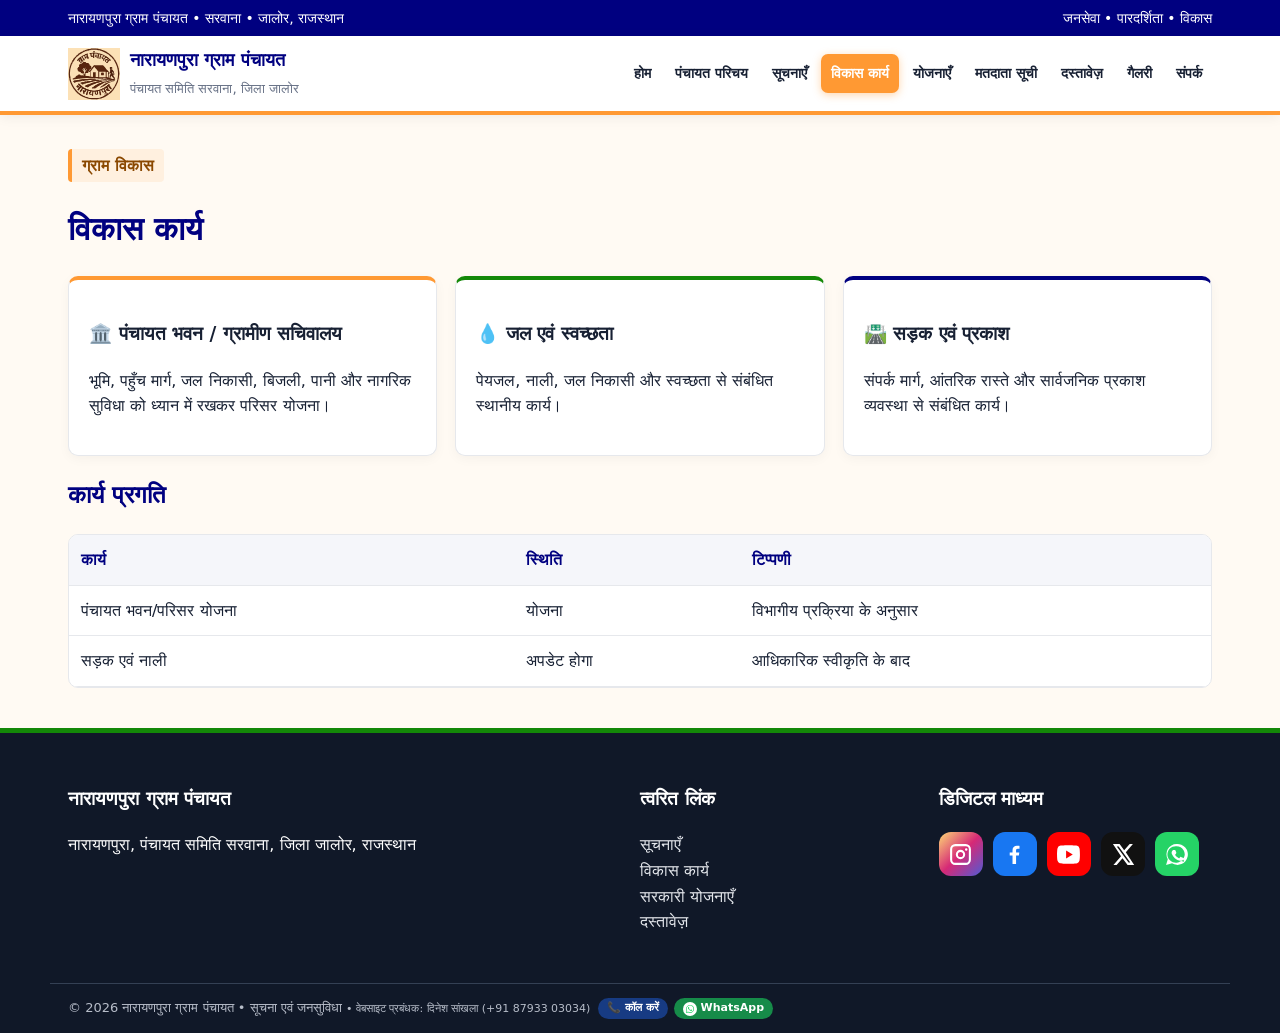
<file: development.html>
<!doctype html><html lang="hi"><head><meta charset="utf-8"><meta name="viewport" content="width=device-width,initial-scale=1"><title>विकास कार्य | नारायणपुरा ग्राम पंचायत</title><meta name="description" content="नारायणपुरा ग्राम पंचायत में चल रहे विकास कार्य: जल एवं स्वच्छता, सड़क एवं प्रकाश, पंचायत भवन और कार्य प्रगति।"><meta name="theme-color" content="#000080"><link rel="icon" type="image/png" href="assets/favicon.png"><link rel="apple-touch-icon" href="assets/favicon.png"><meta property="og:url" content="https://narayanpuragrampanchayat.github.io/narayanpura-gram-panchayat/development.html"><meta property="og:image" content="https://narayanpuragrampanchayat.github.io/narayanpura-gram-panchayat/assets/og-image.jpg"><meta property="og:image:width" content="1200"><meta property="og:image:height" content="630"><meta property="og:image:alt" content="नारायणपुरा ग्राम पंचायत का लोगो"><meta name="twitter:card" content="summary_large_image"><meta property="og:type" content="website"><meta property="og:locale" content="hi_IN"><meta property="og:site_name" content="नारायणपुरा ग्राम पंचायत"><meta property="og:title" content="विकास कार्य | नारायणपुरा ग्राम पंचायत"><meta property="og:description" content="नारायणपुरा ग्राम पंचायत में चल रहे विकास कार्य: जल एवं स्वच्छता, सड़क एवं प्रकाश, पंचायत भवन और कार्य प्रगति।"><link rel="stylesheet" href="style.css"></head><body><div class="top"><div class="wrap">नारायणपुरा ग्राम पंचायत • सरवाना • जालोर, राजस्थान <span>जनसेवा • पारदर्शिता • विकास</span></div></div><header><div class="wrap nav"><a class="brand" href="index.html"><img src="assets/logo.svg" alt="नारायणपुरा ग्राम पंचायत का लोगो"><div><b>नारायणपुरा ग्राम पंचायत</b><small>पंचायत समिति सरवाना, जिला जालोर</small></div></a><nav><a href="index.html">होम</a><a href="about.html">पंचायत परिचय</a><a href="notices.html">सूचनाएँ</a><a class="active" href="development.html">विकास कार्य</a><a href="schemes.html">योजनाएँ</a><a href="voters.html">मतदाता सूची</a><a href="documents.html">दस्तावेज़</a><a href="gallery.html">गैलरी</a><a href="contact.html">संपर्क</a></nav></div></header><main><div class="wrap"><span class="tag">ग्राम विकास</span><h1>विकास कार्य</h1><div class="grid"><article class="card"><h3>🏛️ पंचायत भवन / ग्रामीण सचिवालय</h3><p>भूमि, पहुँच मार्ग, जल निकासी, बिजली, पानी और नागरिक सुविधा को ध्यान में रखकर परिसर योजना।</p></article><article class="card green"><h3>💧 जल एवं स्वच्छता</h3><p>पेयजल, नाली, जल निकासी और स्वच्छता से संबंधित स्थानीय कार्य।</p></article><article class="card blue"><h3>🛣️ सड़क एवं प्रकाश</h3><p>संपर्क मार्ग, आंतरिक रास्ते और सार्वजनिक प्रकाश व्यवस्था से संबंधित कार्य।</p></article></div><h2>कार्य प्रगति</h2><div class="table-wrap"><table><tr><th>कार्य</th><th>स्थिति</th><th>टिप्पणी</th></tr><tr><td>पंचायत भवन/परिसर योजना</td><td>योजना</td><td>विभागीय प्रक्रिया के अनुसार</td></tr><tr><td>सड़क एवं नाली</td><td>अपडेट होगा</td><td>आधिकारिक स्वीकृति के बाद</td></tr></table></div></div></main><footer><div class="wrap foot"><div><h3>नारायणपुरा ग्राम पंचायत</h3><p>नारायणपुरा, पंचायत समिति सरवाना, जिला जालोर, राजस्थान</p></div><div><h3>त्वरित लिंक</h3><p><a href="notices.html">सूचनाएँ</a><br><a href="development.html">विकास कार्य</a><br><a href="schemes.html">सरकारी योजनाएँ</a><br><a href="documents.html">दस्तावेज़</a></p></div><div><h3>डिजिटल माध्यम</h3><p class="socs" style="display:flex;flex-direction:row;flex-wrap:wrap;gap:10px;margin:10px 0 0"><a style="display:block;line-height:0" target="_blank" rel="noopener" href="https://www.instagram.com/narayanpuragrampanchayat" aria-label="Instagram" title="Instagram"><span class="social-icon ig"><svg viewBox="0 0 24 24"><path d="M7 2h10a5 5 0 0 1 5 5v10a5 5 0 0 1-5 5H7a5 5 0 0 1-5-5V7a5 5 0 0 1 5-5zm0 2a3 3 0 0 0-3 3v10a3 3 0 0 0 3 3h10a3 3 0 0 0 3-3V7a3 3 0 0 0-3-3H7zm5 3.5A4.5 4.5 0 1 1 7.5 12 4.5 4.5 0 0 1 12 7.5zm0 2A2.5 2.5 0 1 0 14.5 12 2.5 2.5 0 0 0 12 9.5zM17.5 6a1.2 1.2 0 1 1-1.2 1.2A1.2 1.2 0 0 1 17.5 6z"/></svg></span></a><a style="display:block;line-height:0" target="_blank" rel="noopener" href="https://www.facebook.com/share/19otkbt3re/?mibextid=wwXIfr" aria-label="Facebook" title="Facebook"><span class="social-icon fb"><svg viewBox="0 0 24 24"><path d="M13.5 21v-8h2.7l.4-3h-3.1V8.1c0-.9.3-1.6 1.7-1.6h1.6V3.8c-.3 0-1.3-.1-2.5-.1-2.5 0-4.2 1.5-4.2 4.3V10H7.4v3h2.7v8h3.4z"/></svg></span></a><a style="display:block;line-height:0" target="_blank" rel="noopener" href="https://www.youtube.com/@NarayanpuraGramPanchayat" aria-label="YouTube" title="YouTube"><span class="social-icon yt"><svg viewBox="0 0 24 24"><path d="M23 12s0-4.2-.5-6.1a3.2 3.2 0 0 0-2.2-2.2C18.4 3.2 12 3.2 12 3.2s-6.4 0-8.3.5a3.2 3.2 0 0 0-2.2 2.2C1 7.8 1 12 1 12s0 4.2.5 6.1a3.2 3.2 0 0 0 2.2 2.2c1.9.5 8.3.5 8.3.5s6.4 0 8.3-.5a3.2 3.2 0 0 0 2.2-2.2C23 16.2 23 12 23 12zM9.7 15.8V8.2l6.4 3.8-6.4 3.8z"/></svg></span></a><a style="display:block;line-height:0" target="_blank" rel="noopener" href="https://x.com/narayanpura_gp?s=11" aria-label="X" title="X"><span class="social-icon x"><svg viewBox="0 0 24 24"><path d="M18.9 2H22l-6.8 7.8L23.2 22h-6.3l-4.9-6.4L6.4 22H3.3l7.3-8.4L2.8 2h6.4l4.4 5.8L18.9 2zm-1.1 17.6h1.7L8.3 4.3H6.5l11.3 15.3z"/></svg></span></a><a style="display:block;line-height:0" target="_blank" rel="noopener" href="https://whatsapp.com/channel/0029Vb8SCxqISTkEJewlJR1P" aria-label="WhatsApp" title="WhatsApp"><span class="social-icon wa"><svg viewBox="0 0 24 24"><path d="M12 2a9.7 9.7 0 0 0-8.4 14.5L2 22l5.7-1.5A10 10 0 1 0 12 2zm0 2a7.8 7.8 0 0 1 6.8 11.7l-.3.5.8 2.8-2.9-.8-.5.3A8 8 0 1 1 12 4zm-3 3.7c-.2 0-.5.1-.7.4-.3.3-1 1-1 2.2s1 2.5 1.2 2.8c.2.3 2 3.2 5 4.3 2.5.9 3 .7 3.5.6.5-.1 1.5-.6 1.7-1.2.2-.6.2-1.1.1-1.2-.1-.1-.3-.2-.7-.4l-1.8-.9c-.3-.1-.5-.2-.7.2l-.7.9c-.2.2-.3.2-.6.1-.3-.2-1.1-.4-2.1-1.3-.8-.7-1.3-1.6-1.4-1.8-.1-.3 0-.4.2-.6l.5-.6c.2-.2.2-.4.3-.6.1-.2 0-.4 0-.5l-.8-1.9c-.2-.5-.4-.5-.7-.5z"/></svg></span></a></p></div></div><div class="wrap copy">© 2026 नारायणपुरा ग्राम पंचायत • सूचना एवं जनसुविधा <span class="mgr">• वेबसाइट प्रबंधक: दिनेश सांखला (+91 87933 03034) <span class="mgr-contact"><a class="mgr-btn call" href="tel:+918793303034">📞 कॉल करें</a><a class="mgr-btn wa" target="_blank" rel="noopener" href="https://wa.me/918793303034"><svg width="14" height="14" viewBox="0 0 48 48" aria-hidden="true" style="width:14px;height:14px;flex:0 0 14px"><circle cx="24" cy="24" r="24" fill="#fff"/><g transform="translate(10 10) scale(1.1667)"><path fill="#25D366" d="M17.472 14.382c-.297-.149-1.758-.867-2.03-.967-.273-.099-.471-.148-.67.15-.197.297-.767.966-.94 1.164-.173.199-.347.223-.644.075-.297-.15-1.255-.463-2.39-1.475-.883-.788-1.48-1.761-1.653-2.059-.173-.297-.018-.458.13-.606.134-.133.298-.347.446-.52.149-.174.198-.298.298-.497.099-.198.05-.371-.025-.52-.075-.149-.669-1.612-.916-2.207-.242-.579-.487-.5-.669-.51-.173-.008-.371-.01-.57-.01-.198 0-.52.074-.792.372-.272.297-1.04 1.016-1.04 2.479 0 1.462 1.065 2.875 1.213 3.074.149.198 2.096 3.2 5.077 4.487.709.306 1.262.489 1.694.625.712.227 1.36.195 1.871.118.571-.085 1.758-.719 2.006-1.413.248-.694.248-1.289.173-1.413-.074-.124-.272-.198-.57-.347m-5.421 7.403h-.004a9.87 9.87 0 01-5.031-1.378l-.361-.214-3.741.982.998-3.648-.235-.374a9.86 9.86 0 01-1.51-5.26c.001-5.45 4.436-9.884 9.888-9.884 2.64 0 5.122 1.03 6.988 2.898a9.825 9.825 0 012.893 6.994c-.003 5.45-4.437 9.884-9.885 9.884m8.413-18.297A11.815 11.815 0 0012.05 0C5.495 0 .16 5.335.157 11.892c0 2.096.547 4.142 1.588 5.945L.057 24l6.305-1.654a11.882 11.882 0 005.683 1.448h.005c6.554 0 11.89-5.335 11.893-11.893a11.821 11.821 0 00-3.48-8.413z"/></g></svg>WhatsApp</a></span></span></div></footer></body></html>
</file>
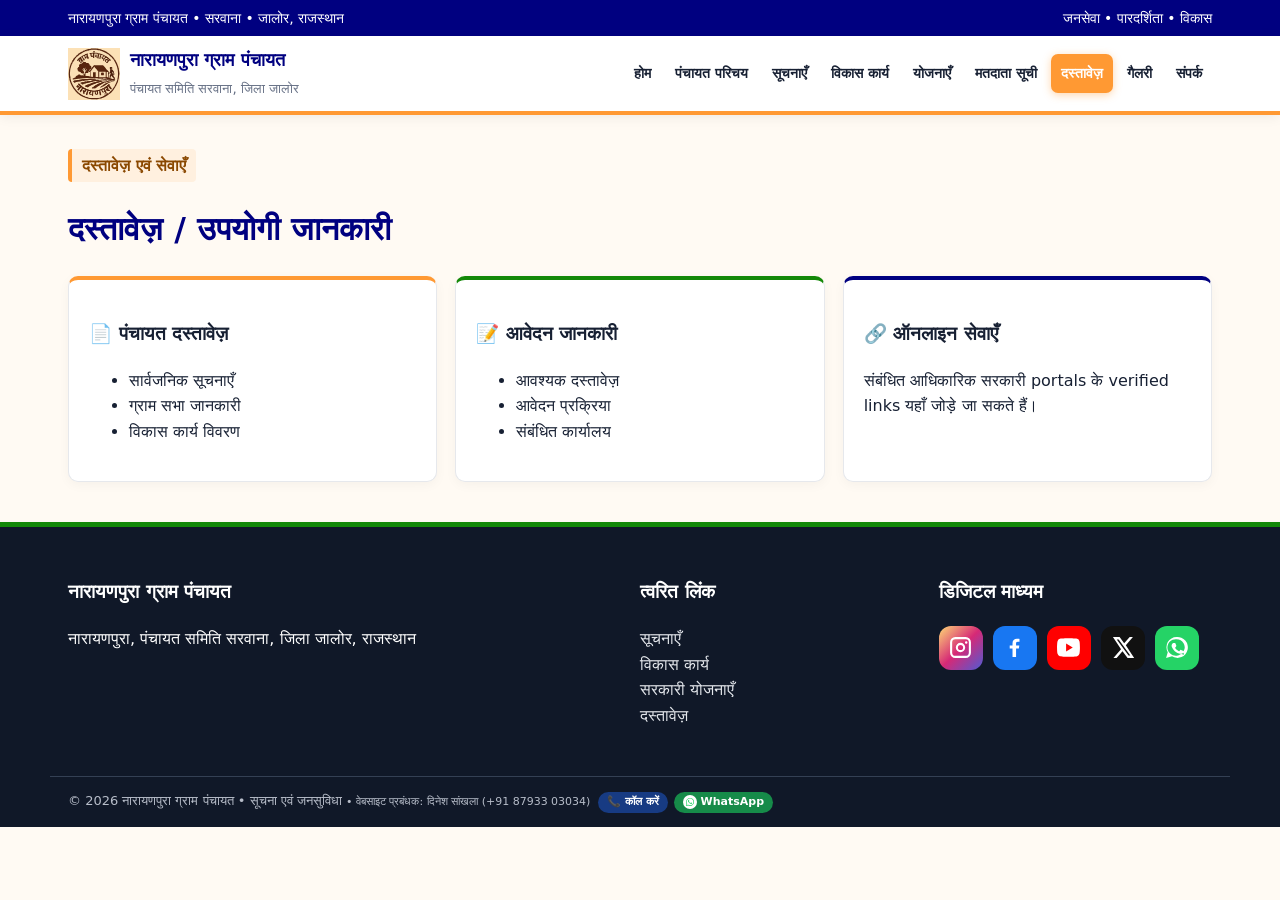
<file: documents.html>
<!doctype html><html lang="hi"><head><meta charset="utf-8"><meta name="viewport" content="width=device-width,initial-scale=1"><title>दस्तावेज़ | नारायणपुरा ग्राम पंचायत</title><meta name="description" content="नारायणपुरा ग्राम पंचायत के दस्तावेज़, आवेदन जानकारी और ऑनलाइन सेवाएँ।"><meta name="theme-color" content="#000080"><link rel="icon" type="image/png" href="assets/favicon.png"><link rel="apple-touch-icon" href="assets/favicon.png"><meta property="og:url" content="https://narayanpuragrampanchayat.github.io/narayanpura-gram-panchayat/documents.html"><meta property="og:image" content="https://narayanpuragrampanchayat.github.io/narayanpura-gram-panchayat/assets/og-image.jpg"><meta property="og:image:width" content="1200"><meta property="og:image:height" content="630"><meta property="og:image:alt" content="नारायणपुरा ग्राम पंचायत का लोगो"><meta name="twitter:card" content="summary_large_image"><meta property="og:type" content="website"><meta property="og:locale" content="hi_IN"><meta property="og:site_name" content="नारायणपुरा ग्राम पंचायत"><meta property="og:title" content="दस्तावेज़ | नारायणपुरा ग्राम पंचायत"><meta property="og:description" content="नारायणपुरा ग्राम पंचायत के दस्तावेज़, आवेदन जानकारी और ऑनलाइन सेवाएँ।"><link rel="stylesheet" href="style.css"></head><body><div class="top"><div class="wrap">नारायणपुरा ग्राम पंचायत • सरवाना • जालोर, राजस्थान <span>जनसेवा • पारदर्शिता • विकास</span></div></div><header><div class="wrap nav"><a class="brand" href="index.html"><img src="assets/logo.svg" alt="नारायणपुरा ग्राम पंचायत का लोगो"><div><b>नारायणपुरा ग्राम पंचायत</b><small>पंचायत समिति सरवाना, जिला जालोर</small></div></a><nav><a href="index.html">होम</a><a href="about.html">पंचायत परिचय</a><a href="notices.html">सूचनाएँ</a><a href="development.html">विकास कार्य</a><a href="schemes.html">योजनाएँ</a><a href="voters.html">मतदाता सूची</a><a class="active" href="documents.html">दस्तावेज़</a><a href="gallery.html">गैलरी</a><a href="contact.html">संपर्क</a></nav></div></header><main><div class="wrap"><span class="tag">दस्तावेज़ एवं सेवाएँ</span><h1>दस्तावेज़ / उपयोगी जानकारी</h1><div class="grid"><article class="card"><h3>📄 पंचायत दस्तावेज़</h3><ul><li>सार्वजनिक सूचनाएँ</li><li>ग्राम सभा जानकारी</li><li>विकास कार्य विवरण</li></ul></article><article class="card green"><h3>📝 आवेदन जानकारी</h3><ul><li>आवश्यक दस्तावेज़</li><li>आवेदन प्रक्रिया</li><li>संबंधित कार्यालय</li></ul></article><article class="card blue"><h3>🔗 ऑनलाइन सेवाएँ</h3><p>संबंधित आधिकारिक सरकारी portals के verified links यहाँ जोड़े जा सकते हैं।</p></article></div></div></main><footer><div class="wrap foot"><div><h3>नारायणपुरा ग्राम पंचायत</h3><p>नारायणपुरा, पंचायत समिति सरवाना, जिला जालोर, राजस्थान</p></div><div><h3>त्वरित लिंक</h3><p><a href="notices.html">सूचनाएँ</a><br><a href="development.html">विकास कार्य</a><br><a href="schemes.html">सरकारी योजनाएँ</a><br><a href="documents.html">दस्तावेज़</a></p></div><div><h3>डिजिटल माध्यम</h3><p class="socs" style="display:flex;flex-direction:row;flex-wrap:wrap;gap:10px;margin:10px 0 0"><a style="display:block;line-height:0" target="_blank" rel="noopener" href="https://www.instagram.com/narayanpuragrampanchayat" aria-label="Instagram" title="Instagram"><span class="social-icon ig"><svg viewBox="0 0 24 24"><path d="M7 2h10a5 5 0 0 1 5 5v10a5 5 0 0 1-5 5H7a5 5 0 0 1-5-5V7a5 5 0 0 1 5-5zm0 2a3 3 0 0 0-3 3v10a3 3 0 0 0 3 3h10a3 3 0 0 0 3-3V7a3 3 0 0 0-3-3H7zm5 3.5A4.5 4.5 0 1 1 7.5 12 4.5 4.5 0 0 1 12 7.5zm0 2A2.5 2.5 0 1 0 14.5 12 2.5 2.5 0 0 0 12 9.5zM17.5 6a1.2 1.2 0 1 1-1.2 1.2A1.2 1.2 0 0 1 17.5 6z"/></svg></span></a><a style="display:block;line-height:0" target="_blank" rel="noopener" href="https://www.facebook.com/share/19otkbt3re/?mibextid=wwXIfr" aria-label="Facebook" title="Facebook"><span class="social-icon fb"><svg viewBox="0 0 24 24"><path d="M13.5 21v-8h2.7l.4-3h-3.1V8.1c0-.9.3-1.6 1.7-1.6h1.6V3.8c-.3 0-1.3-.1-2.5-.1-2.5 0-4.2 1.5-4.2 4.3V10H7.4v3h2.7v8h3.4z"/></svg></span></a><a style="display:block;line-height:0" target="_blank" rel="noopener" href="https://www.youtube.com/@NarayanpuraGramPanchayat" aria-label="YouTube" title="YouTube"><span class="social-icon yt"><svg viewBox="0 0 24 24"><path d="M23 12s0-4.2-.5-6.1a3.2 3.2 0 0 0-2.2-2.2C18.4 3.2 12 3.2 12 3.2s-6.4 0-8.3.5a3.2 3.2 0 0 0-2.2 2.2C1 7.8 1 12 1 12s0 4.2.5 6.1a3.2 3.2 0 0 0 2.2 2.2c1.9.5 8.3.5 8.3.5s6.4 0 8.3-.5a3.2 3.2 0 0 0 2.2-2.2C23 16.2 23 12 23 12zM9.7 15.8V8.2l6.4 3.8-6.4 3.8z"/></svg></span></a><a style="display:block;line-height:0" target="_blank" rel="noopener" href="https://x.com/narayanpura_gp?s=11" aria-label="X" title="X"><span class="social-icon x"><svg viewBox="0 0 24 24"><path d="M18.9 2H22l-6.8 7.8L23.2 22h-6.3l-4.9-6.4L6.4 22H3.3l7.3-8.4L2.8 2h6.4l4.4 5.8L18.9 2zm-1.1 17.6h1.7L8.3 4.3H6.5l11.3 15.3z"/></svg></span></a><a style="display:block;line-height:0" target="_blank" rel="noopener" href="https://whatsapp.com/channel/0029Vb8SCxqISTkEJewlJR1P" aria-label="WhatsApp" title="WhatsApp"><span class="social-icon wa"><svg viewBox="0 0 24 24"><path d="M12 2a9.7 9.7 0 0 0-8.4 14.5L2 22l5.7-1.5A10 10 0 1 0 12 2zm0 2a7.8 7.8 0 0 1 6.8 11.7l-.3.5.8 2.8-2.9-.8-.5.3A8 8 0 1 1 12 4zm-3 3.7c-.2 0-.5.1-.7.4-.3.3-1 1-1 2.2s1 2.5 1.2 2.8c.2.3 2 3.2 5 4.3 2.5.9 3 .7 3.5.6.5-.1 1.5-.6 1.7-1.2.2-.6.2-1.1.1-1.2-.1-.1-.3-.2-.7-.4l-1.8-.9c-.3-.1-.5-.2-.7.2l-.7.9c-.2.2-.3.2-.6.1-.3-.2-1.1-.4-2.1-1.3-.8-.7-1.3-1.6-1.4-1.8-.1-.3 0-.4.2-.6l.5-.6c.2-.2.2-.4.3-.6.1-.2 0-.4 0-.5l-.8-1.9c-.2-.5-.4-.5-.7-.5z"/></svg></span></a></p></div></div><div class="wrap copy">© 2026 नारायणपुरा ग्राम पंचायत • सूचना एवं जनसुविधा <span class="mgr">• वेबसाइट प्रबंधक: दिनेश सांखला (+91 87933 03034) <span class="mgr-contact"><a class="mgr-btn call" href="tel:+918793303034">📞 कॉल करें</a><a class="mgr-btn wa" target="_blank" rel="noopener" href="https://wa.me/918793303034"><svg width="14" height="14" viewBox="0 0 48 48" aria-hidden="true" style="width:14px;height:14px;flex:0 0 14px"><circle cx="24" cy="24" r="24" fill="#fff"/><g transform="translate(10 10) scale(1.1667)"><path fill="#25D366" d="M17.472 14.382c-.297-.149-1.758-.867-2.03-.967-.273-.099-.471-.148-.67.15-.197.297-.767.966-.94 1.164-.173.199-.347.223-.644.075-.297-.15-1.255-.463-2.39-1.475-.883-.788-1.48-1.761-1.653-2.059-.173-.297-.018-.458.13-.606.134-.133.298-.347.446-.52.149-.174.198-.298.298-.497.099-.198.05-.371-.025-.52-.075-.149-.669-1.612-.916-2.207-.242-.579-.487-.5-.669-.51-.173-.008-.371-.01-.57-.01-.198 0-.52.074-.792.372-.272.297-1.04 1.016-1.04 2.479 0 1.462 1.065 2.875 1.213 3.074.149.198 2.096 3.2 5.077 4.487.709.306 1.262.489 1.694.625.712.227 1.36.195 1.871.118.571-.085 1.758-.719 2.006-1.413.248-.694.248-1.289.173-1.413-.074-.124-.272-.198-.57-.347m-5.421 7.403h-.004a9.87 9.87 0 01-5.031-1.378l-.361-.214-3.741.982.998-3.648-.235-.374a9.86 9.86 0 01-1.51-5.26c.001-5.45 4.436-9.884 9.888-9.884 2.64 0 5.122 1.03 6.988 2.898a9.825 9.825 0 012.893 6.994c-.003 5.45-4.437 9.884-9.885 9.884m8.413-18.297A11.815 11.815 0 0012.05 0C5.495 0 .16 5.335.157 11.892c0 2.096.547 4.142 1.588 5.945L.057 24l6.305-1.654a11.882 11.882 0 005.683 1.448h.005c6.554 0 11.89-5.335 11.893-11.893a11.821 11.821 0 00-3.48-8.413z"/></g></svg>WhatsApp</a></span></span></div></footer></body></html>
</file>
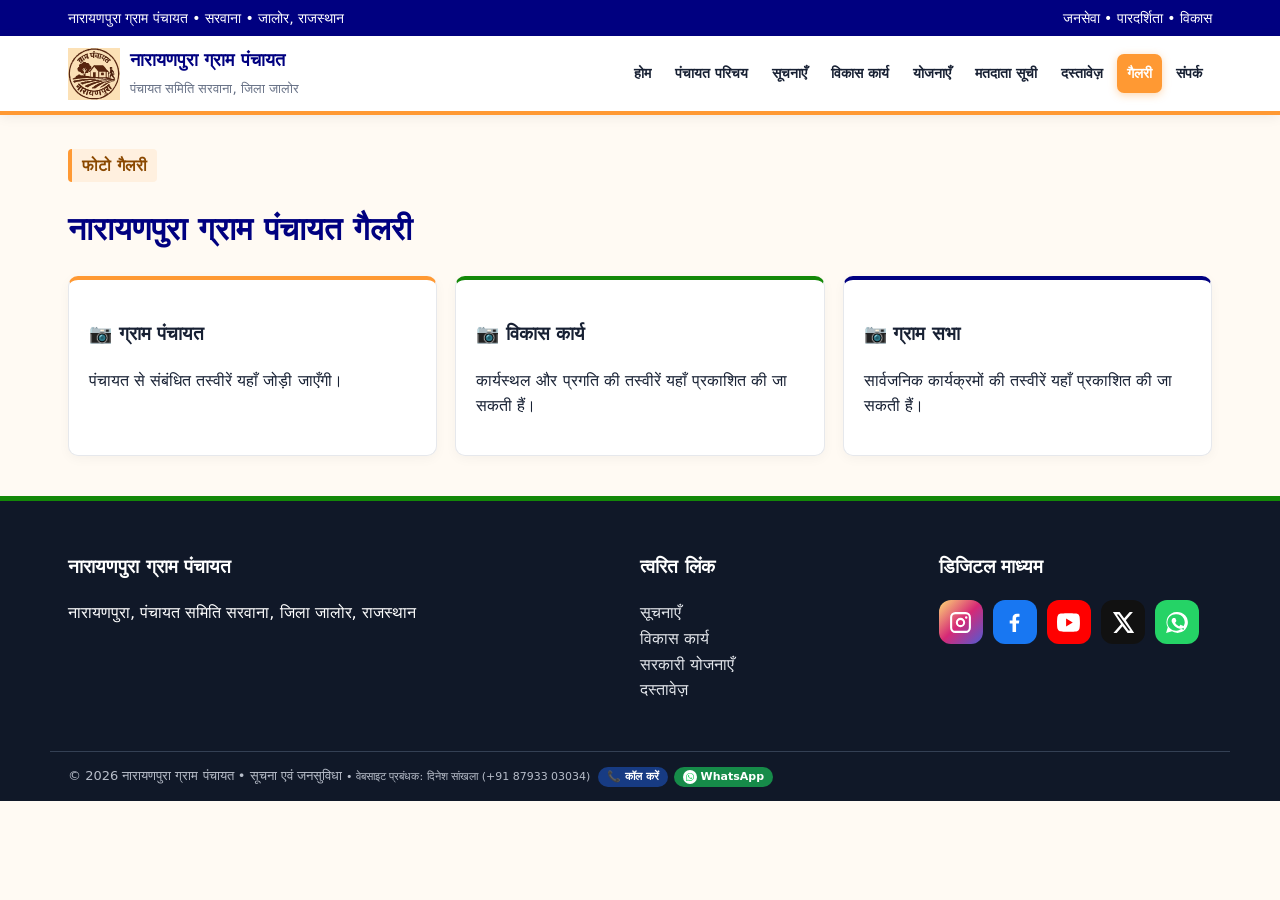
<file: gallery.html>
<!doctype html><html lang="hi"><head><meta charset="utf-8"><meta name="viewport" content="width=device-width,initial-scale=1"><title>गैलरी | नारायणपुरा ग्राम पंचायत</title><meta name="description" content="नारायणपुरा ग्राम पंचायत की फोटो गैलरी।"><meta name="theme-color" content="#000080"><link rel="icon" type="image/png" href="assets/favicon.png"><link rel="apple-touch-icon" href="assets/favicon.png"><meta property="og:url" content="https://narayanpuragrampanchayat.github.io/narayanpura-gram-panchayat/gallery.html"><meta property="og:image" content="https://narayanpuragrampanchayat.github.io/narayanpura-gram-panchayat/assets/og-image.jpg"><meta property="og:image:width" content="1200"><meta property="og:image:height" content="630"><meta property="og:image:alt" content="नारायणपुरा ग्राम पंचायत का लोगो"><meta name="twitter:card" content="summary_large_image"><meta property="og:type" content="website"><meta property="og:locale" content="hi_IN"><meta property="og:site_name" content="नारायणपुरा ग्राम पंचायत"><meta property="og:title" content="गैलरी | नारायणपुरा ग्राम पंचायत"><meta property="og:description" content="नारायणपुरा ग्राम पंचायत की फोटो गैलरी।"><link rel="stylesheet" href="style.css"></head><body><div class="top"><div class="wrap">नारायणपुरा ग्राम पंचायत • सरवाना • जालोर, राजस्थान <span>जनसेवा • पारदर्शिता • विकास</span></div></div><header><div class="wrap nav"><a class="brand" href="index.html"><img src="assets/logo.svg" alt="नारायणपुरा ग्राम पंचायत का लोगो"><div><b>नारायणपुरा ग्राम पंचायत</b><small>पंचायत समिति सरवाना, जिला जालोर</small></div></a><nav><a href="index.html">होम</a><a href="about.html">पंचायत परिचय</a><a href="notices.html">सूचनाएँ</a><a href="development.html">विकास कार्य</a><a href="schemes.html">योजनाएँ</a><a href="voters.html">मतदाता सूची</a><a href="documents.html">दस्तावेज़</a><a class="active" href="gallery.html">गैलरी</a><a href="contact.html">संपर्क</a></nav></div></header><main><div class="wrap"><span class="tag">फोटो गैलरी</span><h1>नारायणपुरा ग्राम पंचायत गैलरी</h1><div class="grid"><article class="card"><h3>📷 ग्राम पंचायत</h3><p>पंचायत से संबंधित तस्वीरें यहाँ जोड़ी जाएँगी।</p></article><article class="card green"><h3>📷 विकास कार्य</h3><p>कार्यस्थल और प्रगति की तस्वीरें यहाँ प्रकाशित की जा सकती हैं।</p></article><article class="card blue"><h3>📷 ग्राम सभा</h3><p>सार्वजनिक कार्यक्रमों की तस्वीरें यहाँ प्रकाशित की जा सकती हैं।</p></article></div></div></main><footer><div class="wrap foot"><div><h3>नारायणपुरा ग्राम पंचायत</h3><p>नारायणपुरा, पंचायत समिति सरवाना, जिला जालोर, राजस्थान</p></div><div><h3>त्वरित लिंक</h3><p><a href="notices.html">सूचनाएँ</a><br><a href="development.html">विकास कार्य</a><br><a href="schemes.html">सरकारी योजनाएँ</a><br><a href="documents.html">दस्तावेज़</a></p></div><div><h3>डिजिटल माध्यम</h3><p class="socs" style="display:flex;flex-direction:row;flex-wrap:wrap;gap:10px;margin:10px 0 0"><a style="display:block;line-height:0" target="_blank" rel="noopener" href="https://www.instagram.com/narayanpuragrampanchayat" aria-label="Instagram" title="Instagram"><span class="social-icon ig"><svg viewBox="0 0 24 24"><path d="M7 2h10a5 5 0 0 1 5 5v10a5 5 0 0 1-5 5H7a5 5 0 0 1-5-5V7a5 5 0 0 1 5-5zm0 2a3 3 0 0 0-3 3v10a3 3 0 0 0 3 3h10a3 3 0 0 0 3-3V7a3 3 0 0 0-3-3H7zm5 3.5A4.5 4.5 0 1 1 7.5 12 4.5 4.5 0 0 1 12 7.5zm0 2A2.5 2.5 0 1 0 14.5 12 2.5 2.5 0 0 0 12 9.5zM17.5 6a1.2 1.2 0 1 1-1.2 1.2A1.2 1.2 0 0 1 17.5 6z"/></svg></span></a><a style="display:block;line-height:0" target="_blank" rel="noopener" href="https://www.facebook.com/share/19otkbt3re/?mibextid=wwXIfr" aria-label="Facebook" title="Facebook"><span class="social-icon fb"><svg viewBox="0 0 24 24"><path d="M13.5 21v-8h2.7l.4-3h-3.1V8.1c0-.9.3-1.6 1.7-1.6h1.6V3.8c-.3 0-1.3-.1-2.5-.1-2.5 0-4.2 1.5-4.2 4.3V10H7.4v3h2.7v8h3.4z"/></svg></span></a><a style="display:block;line-height:0" target="_blank" rel="noopener" href="https://www.youtube.com/@NarayanpuraGramPanchayat" aria-label="YouTube" title="YouTube"><span class="social-icon yt"><svg viewBox="0 0 24 24"><path d="M23 12s0-4.2-.5-6.1a3.2 3.2 0 0 0-2.2-2.2C18.4 3.2 12 3.2 12 3.2s-6.4 0-8.3.5a3.2 3.2 0 0 0-2.2 2.2C1 7.8 1 12 1 12s0 4.2.5 6.1a3.2 3.2 0 0 0 2.2 2.2c1.9.5 8.3.5 8.3.5s6.4 0 8.3-.5a3.2 3.2 0 0 0 2.2-2.2C23 16.2 23 12 23 12zM9.7 15.8V8.2l6.4 3.8-6.4 3.8z"/></svg></span></a><a style="display:block;line-height:0" target="_blank" rel="noopener" href="https://x.com/narayanpura_gp?s=11" aria-label="X" title="X"><span class="social-icon x"><svg viewBox="0 0 24 24"><path d="M18.9 2H22l-6.8 7.8L23.2 22h-6.3l-4.9-6.4L6.4 22H3.3l7.3-8.4L2.8 2h6.4l4.4 5.8L18.9 2zm-1.1 17.6h1.7L8.3 4.3H6.5l11.3 15.3z"/></svg></span></a><a style="display:block;line-height:0" target="_blank" rel="noopener" href="https://whatsapp.com/channel/0029Vb8SCxqISTkEJewlJR1P" aria-label="WhatsApp" title="WhatsApp"><span class="social-icon wa"><svg viewBox="0 0 24 24"><path d="M12 2a9.7 9.7 0 0 0-8.4 14.5L2 22l5.7-1.5A10 10 0 1 0 12 2zm0 2a7.8 7.8 0 0 1 6.8 11.7l-.3.5.8 2.8-2.9-.8-.5.3A8 8 0 1 1 12 4zm-3 3.7c-.2 0-.5.1-.7.4-.3.3-1 1-1 2.2s1 2.5 1.2 2.8c.2.3 2 3.2 5 4.3 2.5.9 3 .7 3.5.6.5-.1 1.5-.6 1.7-1.2.2-.6.2-1.1.1-1.2-.1-.1-.3-.2-.7-.4l-1.8-.9c-.3-.1-.5-.2-.7.2l-.7.9c-.2.2-.3.2-.6.1-.3-.2-1.1-.4-2.1-1.3-.8-.7-1.3-1.6-1.4-1.8-.1-.3 0-.4.2-.6l.5-.6c.2-.2.2-.4.3-.6.1-.2 0-.4 0-.5l-.8-1.9c-.2-.5-.4-.5-.7-.5z"/></svg></span></a></p></div></div><div class="wrap copy">© 2026 नारायणपुरा ग्राम पंचायत • सूचना एवं जनसुविधा <span class="mgr">• वेबसाइट प्रबंधक: दिनेश सांखला (+91 87933 03034) <span class="mgr-contact"><a class="mgr-btn call" href="tel:+918793303034">📞 कॉल करें</a><a class="mgr-btn wa" target="_blank" rel="noopener" href="https://wa.me/918793303034"><svg width="14" height="14" viewBox="0 0 48 48" aria-hidden="true" style="width:14px;height:14px;flex:0 0 14px"><circle cx="24" cy="24" r="24" fill="#fff"/><g transform="translate(10 10) scale(1.1667)"><path fill="#25D366" d="M17.472 14.382c-.297-.149-1.758-.867-2.03-.967-.273-.099-.471-.148-.67.15-.197.297-.767.966-.94 1.164-.173.199-.347.223-.644.075-.297-.15-1.255-.463-2.39-1.475-.883-.788-1.48-1.761-1.653-2.059-.173-.297-.018-.458.13-.606.134-.133.298-.347.446-.52.149-.174.198-.298.298-.497.099-.198.05-.371-.025-.52-.075-.149-.669-1.612-.916-2.207-.242-.579-.487-.5-.669-.51-.173-.008-.371-.01-.57-.01-.198 0-.52.074-.792.372-.272.297-1.04 1.016-1.04 2.479 0 1.462 1.065 2.875 1.213 3.074.149.198 2.096 3.2 5.077 4.487.709.306 1.262.489 1.694.625.712.227 1.36.195 1.871.118.571-.085 1.758-.719 2.006-1.413.248-.694.248-1.289.173-1.413-.074-.124-.272-.198-.57-.347m-5.421 7.403h-.004a9.87 9.87 0 01-5.031-1.378l-.361-.214-3.741.982.998-3.648-.235-.374a9.86 9.86 0 01-1.51-5.26c.001-5.45 4.436-9.884 9.888-9.884 2.64 0 5.122 1.03 6.988 2.898a9.825 9.825 0 012.893 6.994c-.003 5.45-4.437 9.884-9.885 9.884m8.413-18.297A11.815 11.815 0 0012.05 0C5.495 0 .16 5.335.157 11.892c0 2.096.547 4.142 1.588 5.945L.057 24l6.305-1.654a11.882 11.882 0 005.683 1.448h.005c6.554 0 11.89-5.335 11.893-11.893a11.821 11.821 0 00-3.48-8.413z"/></g></svg>WhatsApp</a></span></span></div></footer></body></html>
</file>
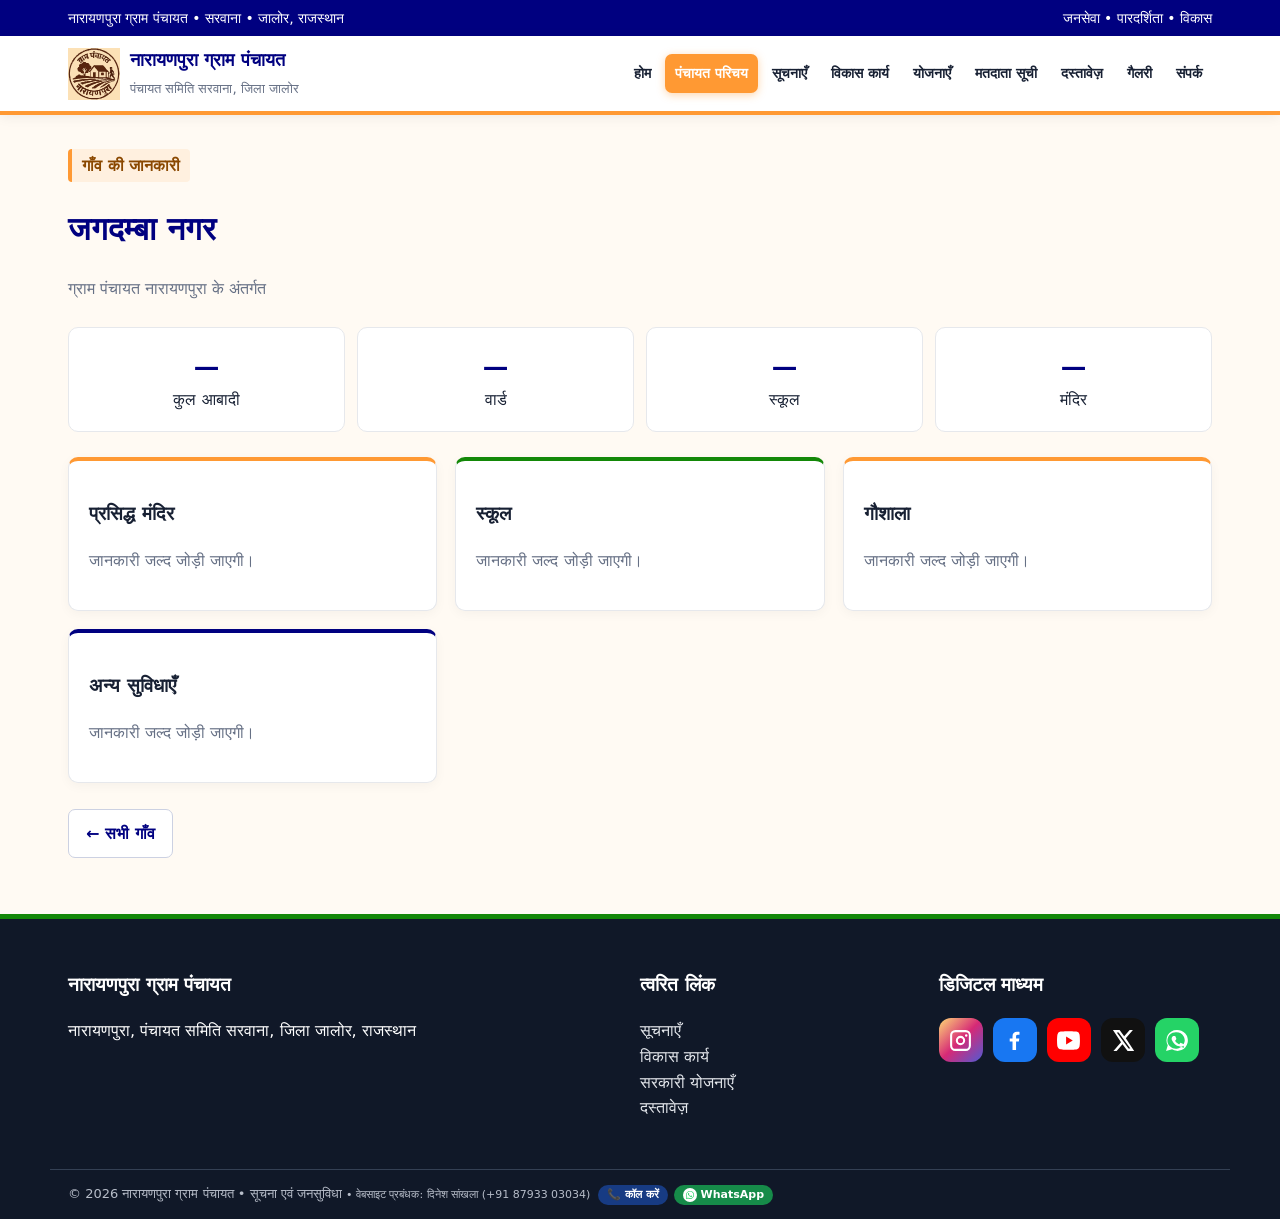
<file: jagtambha.html>
<!doctype html><html lang="hi"><head><meta charset="utf-8"><meta name="viewport" content="width=device-width,initial-scale=1"><title>जगदम्बा नगर | नारायणपुरा ग्राम पंचायत</title><meta name="description" content="जगदम्बा नगर की जानकारी, नारायणपुरा ग्राम पंचायत, सरवाना, जालोर।"><meta name="theme-color" content="#000080"><link rel="icon" type="image/png" href="assets/favicon.png"><link rel="apple-touch-icon" href="assets/favicon.png"><meta property="og:url" content="https://narayanpuragrampanchayat.github.io/narayanpura-gram-panchayat/jagtambha.html"><meta property="og:image" content="https://narayanpuragrampanchayat.github.io/narayanpura-gram-panchayat/assets/og-image.jpg"><meta property="og:image:width" content="1200"><meta property="og:image:height" content="630"><meta property="og:image:alt" content="नारायणपुरा ग्राम पंचायत का लोगो"><meta name="twitter:card" content="summary_large_image"><meta property="og:type" content="website"><meta property="og:locale" content="hi_IN"><meta property="og:site_name" content="नारायणपुरा ग्राम पंचायत"><meta property="og:title" content="जगदम्बा नगर | नारायणपुरा ग्राम पंचायत"><meta property="og:description" content="जगदम्बा नगर की जानकारी, नारायणपुरा ग्राम पंचायत, सरवाना, जालोर।"><link rel="stylesheet" href="style.css"></head><body><div class="top"><div class="wrap">नारायणपुरा ग्राम पंचायत • सरवाना • जालोर, राजस्थान <span>जनसेवा • पारदर्शिता • विकास</span></div></div><header><div class="wrap nav"><a class="brand" href="index.html"><img src="assets/logo.svg" alt="नारायणपुरा ग्राम पंचायत का लोगो"><div><b>नारायणपुरा ग्राम पंचायत</b><small>पंचायत समिति सरवाना, जिला जालोर</small></div></a><nav><a href="index.html">होम</a><a class="active" href="about.html">पंचायत परिचय</a><a href="notices.html">सूचनाएँ</a><a href="development.html">विकास कार्य</a><a href="schemes.html">योजनाएँ</a><a href="voters.html">मतदाता सूची</a><a href="documents.html">दस्तावेज़</a><a href="gallery.html">गैलरी</a><a href="contact.html">संपर्क</a></nav></div></header><main><div class="wrap"><span class="tag">गाँव की जानकारी</span><h1>जगदम्बा नगर</h1><p style="color:var(--muted)">ग्राम पंचायत नारायणपुरा के अंतर्गत</p><div class="stats"><div class="stat"><strong>—</strong>कुल आबादी</div><div class="stat"><strong>—</strong>वार्ड</div><div class="stat"><strong>—</strong>स्कूल</div><div class="stat"><strong>—</strong>मंदिर</div></div><div class="grid"><article class="card"><h3>प्रसिद्ध मंदिर</h3><p style="color:var(--muted)">जानकारी जल्द जोड़ी जाएगी।</p></article><article class="card green"><h3>स्कूल</h3><p style="color:var(--muted)">जानकारी जल्द जोड़ी जाएगी।</p></article><article class="card"><h3>गौशाला</h3><p style="color:var(--muted)">जानकारी जल्द जोड़ी जाएगी।</p></article><article class="card blue"><h3>अन्य सुविधाएँ</h3><p style="color:var(--muted)">जानकारी जल्द जोड़ी जाएगी।</p></article></div><p style="margin-top:26px"><a class="btn outline" href="about.html">← सभी गाँव</a></p></div></main></main><footer><div class="wrap foot"><div><h3>नारायणपुरा ग्राम पंचायत</h3><p>नारायणपुरा, पंचायत समिति सरवाना, जिला जालोर, राजस्थान</p></div><div><h3>त्वरित लिंक</h3><p><a href="notices.html">सूचनाएँ</a><br><a href="development.html">विकास कार्य</a><br><a href="schemes.html">सरकारी योजनाएँ</a><br><a href="documents.html">दस्तावेज़</a></p></div><div><h3>डिजिटल माध्यम</h3><p class="socs" style="display:flex;flex-direction:row;flex-wrap:wrap;gap:10px;margin:10px 0 0"><a style="display:block;line-height:0" target="_blank" rel="noopener" href="https://www.instagram.com/narayanpuragrampanchayat" aria-label="Instagram" title="Instagram"><span class="social-icon ig"><svg viewBox="0 0 24 24"><path d="M7 2h10a5 5 0 0 1 5 5v10a5 5 0 0 1-5 5H7a5 5 0 0 1-5-5V7a5 5 0 0 1 5-5zm0 2a3 3 0 0 0-3 3v10a3 3 0 0 0 3 3h10a3 3 0 0 0 3-3V7a3 3 0 0 0-3-3H7zm5 3.5A4.5 4.5 0 1 1 7.5 12 4.5 4.5 0 0 1 12 7.5zm0 2A2.5 2.5 0 1 0 14.5 12 2.5 2.5 0 0 0 12 9.5zM17.5 6a1.2 1.2 0 1 1-1.2 1.2A1.2 1.2 0 0 1 17.5 6z"/></svg></span></a><a style="display:block;line-height:0" target="_blank" rel="noopener" href="https://www.facebook.com/share/19otkbt3re/?mibextid=wwXIfr" aria-label="Facebook" title="Facebook"><span class="social-icon fb"><svg viewBox="0 0 24 24"><path d="M13.5 21v-8h2.7l.4-3h-3.1V8.1c0-.9.3-1.6 1.7-1.6h1.6V3.8c-.3 0-1.3-.1-2.5-.1-2.5 0-4.2 1.5-4.2 4.3V10H7.4v3h2.7v8h3.4z"/></svg></span></a><a style="display:block;line-height:0" target="_blank" rel="noopener" href="https://www.youtube.com/@NarayanpuraGramPanchayat" aria-label="YouTube" title="YouTube"><span class="social-icon yt"><svg viewBox="0 0 24 24"><path d="M23 12s0-4.2-.5-6.1a3.2 3.2 0 0 0-2.2-2.2C18.4 3.2 12 3.2 12 3.2s-6.4 0-8.3.5a3.2 3.2 0 0 0-2.2 2.2C1 7.8 1 12 1 12s0 4.2.5 6.1a3.2 3.2 0 0 0 2.2 2.2c1.9.5 8.3.5 8.3.5s6.4 0 8.3-.5a3.2 3.2 0 0 0 2.2-2.2C23 16.2 23 12 23 12zM9.7 15.8V8.2l6.4 3.8-6.4 3.8z"/></svg></span></a><a style="display:block;line-height:0" target="_blank" rel="noopener" href="https://x.com/narayanpura_gp?s=11" aria-label="X" title="X"><span class="social-icon x"><svg viewBox="0 0 24 24"><path d="M18.9 2H22l-6.8 7.8L23.2 22h-6.3l-4.9-6.4L6.4 22H3.3l7.3-8.4L2.8 2h6.4l4.4 5.8L18.9 2zm-1.1 17.6h1.7L8.3 4.3H6.5l11.3 15.3z"/></svg></span></a><a style="display:block;line-height:0" target="_blank" rel="noopener" href="https://whatsapp.com/channel/0029Vb8SCxqISTkEJewlJR1P" aria-label="WhatsApp" title="WhatsApp"><span class="social-icon wa"><svg viewBox="0 0 24 24"><path d="M12 2a9.7 9.7 0 0 0-8.4 14.5L2 22l5.7-1.5A10 10 0 1 0 12 2zm0 2a7.8 7.8 0 0 1 6.8 11.7l-.3.5.8 2.8-2.9-.8-.5.3A8 8 0 1 1 12 4zm-3 3.7c-.2 0-.5.1-.7.4-.3.3-1 1-1 2.2s1 2.5 1.2 2.8c.2.3 2 3.2 5 4.3 2.5.9 3 .7 3.5.6.5-.1 1.5-.6 1.7-1.2.2-.6.2-1.1.1-1.2-.1-.1-.3-.2-.7-.4l-1.8-.9c-.3-.1-.5-.2-.7.2l-.7.9c-.2.2-.3.2-.6.1-.3-.2-1.1-.4-2.1-1.3-.8-.7-1.3-1.6-1.4-1.8-.1-.3 0-.4.2-.6l.5-.6c.2-.2.2-.4.3-.6.1-.2 0-.4 0-.5l-.8-1.9c-.2-.5-.4-.5-.7-.5z"/></svg></span></a></p></div></div><div class="wrap copy">© 2026 नारायणपुरा ग्राम पंचायत • सूचना एवं जनसुविधा <span class="mgr">• वेबसाइट प्रबंधक: दिनेश सांखला (+91 87933 03034) <span class="mgr-contact"><a class="mgr-btn call" href="tel:+918793303034">📞 कॉल करें</a><a class="mgr-btn wa" target="_blank" rel="noopener" href="https://wa.me/918793303034"><svg width="14" height="14" viewBox="0 0 48 48" aria-hidden="true" style="width:14px;height:14px;flex:0 0 14px"><circle cx="24" cy="24" r="24" fill="#fff"/><g transform="translate(10 10) scale(1.1667)"><path fill="#25D366" d="M17.472 14.382c-.297-.149-1.758-.867-2.03-.967-.273-.099-.471-.148-.67.15-.197.297-.767.966-.94 1.164-.173.199-.347.223-.644.075-.297-.15-1.255-.463-2.39-1.475-.883-.788-1.48-1.761-1.653-2.059-.173-.297-.018-.458.13-.606.134-.133.298-.347.446-.52.149-.174.198-.298.298-.497.099-.198.05-.371-.025-.52-.075-.149-.669-1.612-.916-2.207-.242-.579-.487-.5-.669-.51-.173-.008-.371-.01-.57-.01-.198 0-.52.074-.792.372-.272.297-1.04 1.016-1.04 2.479 0 1.462 1.065 2.875 1.213 3.074.149.198 2.096 3.2 5.077 4.487.709.306 1.262.489 1.694.625.712.227 1.36.195 1.871.118.571-.085 1.758-.719 2.006-1.413.248-.694.248-1.289.173-1.413-.074-.124-.272-.198-.57-.347m-5.421 7.403h-.004a9.87 9.87 0 01-5.031-1.378l-.361-.214-3.741.982.998-3.648-.235-.374a9.86 9.86 0 01-1.51-5.26c.001-5.45 4.436-9.884 9.888-9.884 2.64 0 5.122 1.03 6.988 2.898a9.825 9.825 0 012.893 6.994c-.003 5.45-4.437 9.884-9.885 9.884m8.413-18.297A11.815 11.815 0 0012.05 0C5.495 0 .16 5.335.157 11.892c0 2.096.547 4.142 1.588 5.945L.057 24l6.305-1.654a11.882 11.882 0 005.683 1.448h.005c6.554 0 11.89-5.335 11.893-11.893a11.821 11.821 0 00-3.48-8.413z"/></g></svg>WhatsApp</a></span></span></div></footer></body></html>
</file>
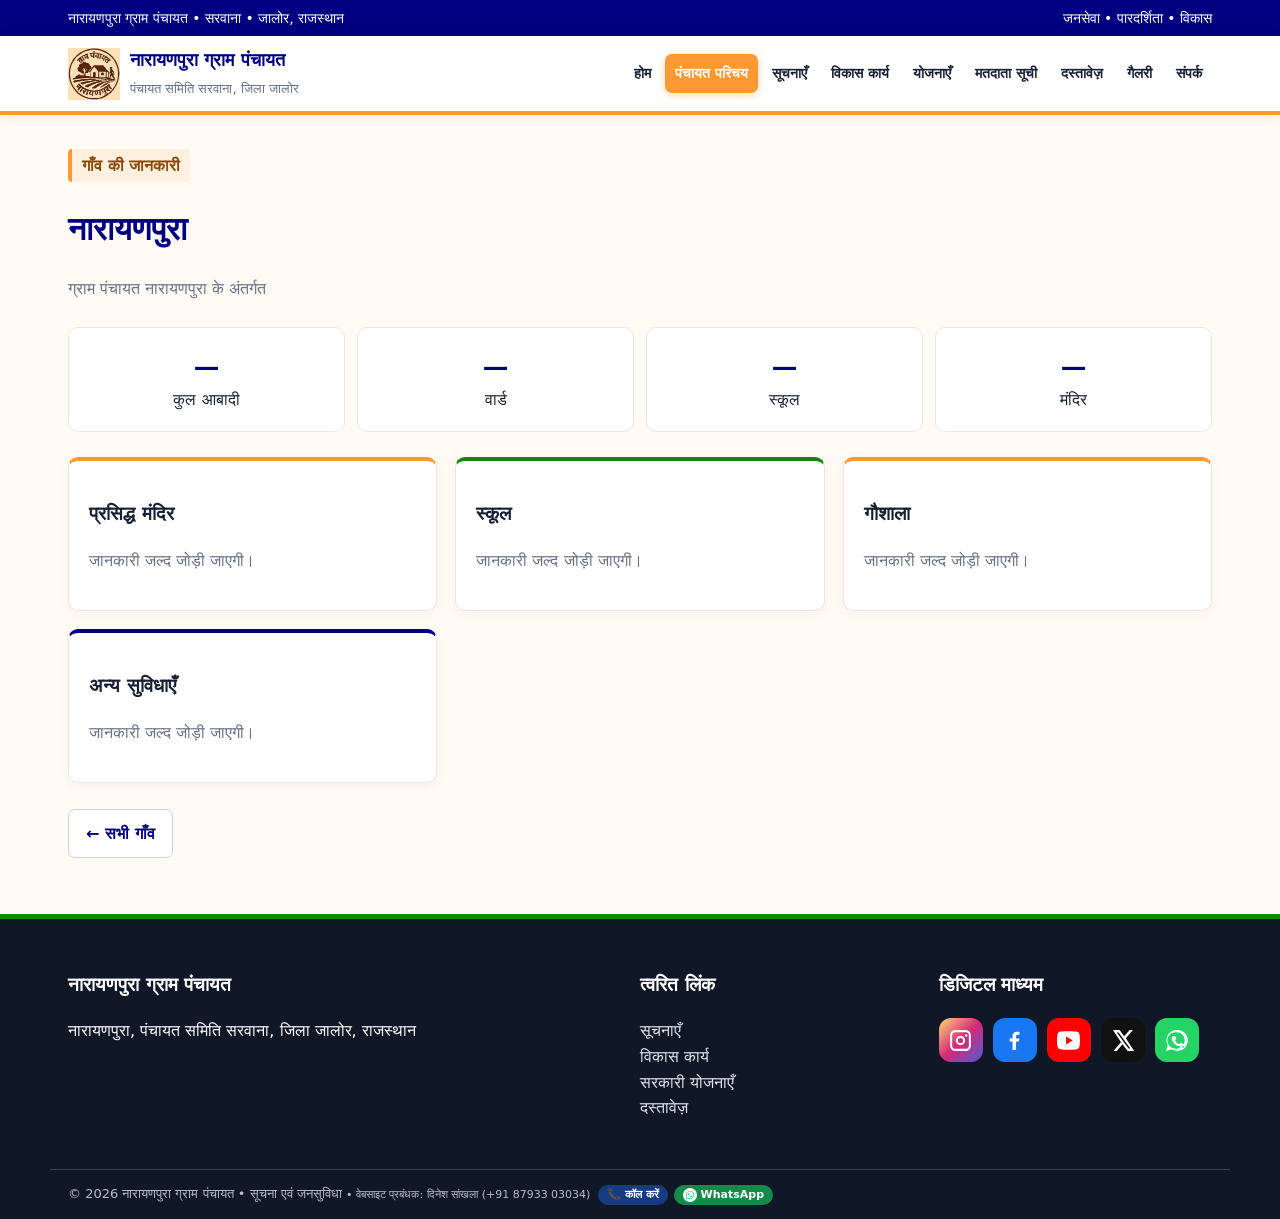
<file: narayanpura.html>
<!doctype html><html lang="hi"><head><meta charset="utf-8"><meta name="viewport" content="width=device-width,initial-scale=1"><title>नारायणपुरा | नारायणपुरा ग्राम पंचायत</title><meta name="description" content="नारायणपुरा गाँव की जानकारी, नारायणपुरा ग्राम पंचायत, सरवाना, जालोर।"><meta name="theme-color" content="#000080"><link rel="icon" type="image/png" href="assets/favicon.png"><link rel="apple-touch-icon" href="assets/favicon.png"><meta property="og:url" content="https://narayanpuragrampanchayat.github.io/narayanpura-gram-panchayat/narayanpura.html"><meta property="og:image" content="https://narayanpuragrampanchayat.github.io/narayanpura-gram-panchayat/assets/og-image.jpg"><meta property="og:image:width" content="1200"><meta property="og:image:height" content="630"><meta property="og:image:alt" content="नारायणपुरा ग्राम पंचायत का लोगो"><meta name="twitter:card" content="summary_large_image"><meta property="og:type" content="website"><meta property="og:locale" content="hi_IN"><meta property="og:site_name" content="नारायणपुरा ग्राम पंचायत"><meta property="og:title" content="नारायणपुरा | नारायणपुरा ग्राम पंचायत"><meta property="og:description" content="नारायणपुरा गाँव की जानकारी, नारायणपुरा ग्राम पंचायत, सरवाना, जालोर।"><link rel="stylesheet" href="style.css"></head><body><div class="top"><div class="wrap">नारायणपुरा ग्राम पंचायत • सरवाना • जालोर, राजस्थान <span>जनसेवा • पारदर्शिता • विकास</span></div></div><header><div class="wrap nav"><a class="brand" href="index.html"><img src="assets/logo.svg" alt="नारायणपुरा ग्राम पंचायत का लोगो"><div><b>नारायणपुरा ग्राम पंचायत</b><small>पंचायत समिति सरवाना, जिला जालोर</small></div></a><nav><a href="index.html">होम</a><a class="active" href="about.html">पंचायत परिचय</a><a href="notices.html">सूचनाएँ</a><a href="development.html">विकास कार्य</a><a href="schemes.html">योजनाएँ</a><a href="voters.html">मतदाता सूची</a><a href="documents.html">दस्तावेज़</a><a href="gallery.html">गैलरी</a><a href="contact.html">संपर्क</a></nav></div></header><main><div class="wrap"><span class="tag">गाँव की जानकारी</span><h1>नारायणपुरा</h1><p style="color:var(--muted)">ग्राम पंचायत नारायणपुरा के अंतर्गत</p><div class="stats"><div class="stat"><strong>—</strong>कुल आबादी</div><div class="stat"><strong>—</strong>वार्ड</div><div class="stat"><strong>—</strong>स्कूल</div><div class="stat"><strong>—</strong>मंदिर</div></div><div class="grid"><article class="card"><h3>प्रसिद्ध मंदिर</h3><p style="color:var(--muted)">जानकारी जल्द जोड़ी जाएगी।</p></article><article class="card green"><h3>स्कूल</h3><p style="color:var(--muted)">जानकारी जल्द जोड़ी जाएगी।</p></article><article class="card"><h3>गौशाला</h3><p style="color:var(--muted)">जानकारी जल्द जोड़ी जाएगी।</p></article><article class="card blue"><h3>अन्य सुविधाएँ</h3><p style="color:var(--muted)">जानकारी जल्द जोड़ी जाएगी।</p></article></div><p style="margin-top:26px"><a class="btn outline" href="about.html">← सभी गाँव</a></p></div></main></main><footer><div class="wrap foot"><div><h3>नारायणपुरा ग्राम पंचायत</h3><p>नारायणपुरा, पंचायत समिति सरवाना, जिला जालोर, राजस्थान</p></div><div><h3>त्वरित लिंक</h3><p><a href="notices.html">सूचनाएँ</a><br><a href="development.html">विकास कार्य</a><br><a href="schemes.html">सरकारी योजनाएँ</a><br><a href="documents.html">दस्तावेज़</a></p></div><div><h3>डिजिटल माध्यम</h3><p class="socs" style="display:flex;flex-direction:row;flex-wrap:wrap;gap:10px;margin:10px 0 0"><a style="display:block;line-height:0" target="_blank" rel="noopener" href="https://www.instagram.com/narayanpuragrampanchayat" aria-label="Instagram" title="Instagram"><span class="social-icon ig"><svg viewBox="0 0 24 24"><path d="M7 2h10a5 5 0 0 1 5 5v10a5 5 0 0 1-5 5H7a5 5 0 0 1-5-5V7a5 5 0 0 1 5-5zm0 2a3 3 0 0 0-3 3v10a3 3 0 0 0 3 3h10a3 3 0 0 0 3-3V7a3 3 0 0 0-3-3H7zm5 3.5A4.5 4.5 0 1 1 7.5 12 4.5 4.5 0 0 1 12 7.5zm0 2A2.5 2.5 0 1 0 14.5 12 2.5 2.5 0 0 0 12 9.5zM17.5 6a1.2 1.2 0 1 1-1.2 1.2A1.2 1.2 0 0 1 17.5 6z"/></svg></span></a><a style="display:block;line-height:0" target="_blank" rel="noopener" href="https://www.facebook.com/share/19otkbt3re/?mibextid=wwXIfr" aria-label="Facebook" title="Facebook"><span class="social-icon fb"><svg viewBox="0 0 24 24"><path d="M13.5 21v-8h2.7l.4-3h-3.1V8.1c0-.9.3-1.6 1.7-1.6h1.6V3.8c-.3 0-1.3-.1-2.5-.1-2.5 0-4.2 1.5-4.2 4.3V10H7.4v3h2.7v8h3.4z"/></svg></span></a><a style="display:block;line-height:0" target="_blank" rel="noopener" href="https://www.youtube.com/@NarayanpuraGramPanchayat" aria-label="YouTube" title="YouTube"><span class="social-icon yt"><svg viewBox="0 0 24 24"><path d="M23 12s0-4.2-.5-6.1a3.2 3.2 0 0 0-2.2-2.2C18.4 3.2 12 3.2 12 3.2s-6.4 0-8.3.5a3.2 3.2 0 0 0-2.2 2.2C1 7.8 1 12 1 12s0 4.2.5 6.1a3.2 3.2 0 0 0 2.2 2.2c1.9.5 8.3.5 8.3.5s6.4 0 8.3-.5a3.2 3.2 0 0 0 2.2-2.2C23 16.2 23 12 23 12zM9.7 15.8V8.2l6.4 3.8-6.4 3.8z"/></svg></span></a><a style="display:block;line-height:0" target="_blank" rel="noopener" href="https://x.com/narayanpura_gp?s=11" aria-label="X" title="X"><span class="social-icon x"><svg viewBox="0 0 24 24"><path d="M18.9 2H22l-6.8 7.8L23.2 22h-6.3l-4.9-6.4L6.4 22H3.3l7.3-8.4L2.8 2h6.4l4.4 5.8L18.9 2zm-1.1 17.6h1.7L8.3 4.3H6.5l11.3 15.3z"/></svg></span></a><a style="display:block;line-height:0" target="_blank" rel="noopener" href="https://whatsapp.com/channel/0029Vb8SCxqISTkEJewlJR1P" aria-label="WhatsApp" title="WhatsApp"><span class="social-icon wa"><svg viewBox="0 0 24 24"><path d="M12 2a9.7 9.7 0 0 0-8.4 14.5L2 22l5.7-1.5A10 10 0 1 0 12 2zm0 2a7.8 7.8 0 0 1 6.8 11.7l-.3.5.8 2.8-2.9-.8-.5.3A8 8 0 1 1 12 4zm-3 3.7c-.2 0-.5.1-.7.4-.3.3-1 1-1 2.2s1 2.5 1.2 2.8c.2.3 2 3.2 5 4.3 2.5.9 3 .7 3.5.6.5-.1 1.5-.6 1.7-1.2.2-.6.2-1.1.1-1.2-.1-.1-.3-.2-.7-.4l-1.8-.9c-.3-.1-.5-.2-.7.2l-.7.9c-.2.2-.3.2-.6.1-.3-.2-1.1-.4-2.1-1.3-.8-.7-1.3-1.6-1.4-1.8-.1-.3 0-.4.2-.6l.5-.6c.2-.2.2-.4.3-.6.1-.2 0-.4 0-.5l-.8-1.9c-.2-.5-.4-.5-.7-.5z"/></svg></span></a></p></div></div><div class="wrap copy">© 2026 नारायणपुरा ग्राम पंचायत • सूचना एवं जनसुविधा <span class="mgr">• वेबसाइट प्रबंधक: दिनेश सांखला (+91 87933 03034) <span class="mgr-contact"><a class="mgr-btn call" href="tel:+918793303034">📞 कॉल करें</a><a class="mgr-btn wa" target="_blank" rel="noopener" href="https://wa.me/918793303034"><svg width="14" height="14" viewBox="0 0 48 48" aria-hidden="true" style="width:14px;height:14px;flex:0 0 14px"><circle cx="24" cy="24" r="24" fill="#fff"/><g transform="translate(10 10) scale(1.1667)"><path fill="#25D366" d="M17.472 14.382c-.297-.149-1.758-.867-2.03-.967-.273-.099-.471-.148-.67.15-.197.297-.767.966-.94 1.164-.173.199-.347.223-.644.075-.297-.15-1.255-.463-2.39-1.475-.883-.788-1.48-1.761-1.653-2.059-.173-.297-.018-.458.13-.606.134-.133.298-.347.446-.52.149-.174.198-.298.298-.497.099-.198.05-.371-.025-.52-.075-.149-.669-1.612-.916-2.207-.242-.579-.487-.5-.669-.51-.173-.008-.371-.01-.57-.01-.198 0-.52.074-.792.372-.272.297-1.04 1.016-1.04 2.479 0 1.462 1.065 2.875 1.213 3.074.149.198 2.096 3.2 5.077 4.487.709.306 1.262.489 1.694.625.712.227 1.36.195 1.871.118.571-.085 1.758-.719 2.006-1.413.248-.694.248-1.289.173-1.413-.074-.124-.272-.198-.57-.347m-5.421 7.403h-.004a9.87 9.87 0 01-5.031-1.378l-.361-.214-3.741.982.998-3.648-.235-.374a9.86 9.86 0 01-1.51-5.26c.001-5.45 4.436-9.884 9.888-9.884 2.64 0 5.122 1.03 6.988 2.898a9.825 9.825 0 012.893 6.994c-.003 5.45-4.437 9.884-9.885 9.884m8.413-18.297A11.815 11.815 0 0012.05 0C5.495 0 .16 5.335.157 11.892c0 2.096.547 4.142 1.588 5.945L.057 24l6.305-1.654a11.882 11.882 0 005.683 1.448h.005c6.554 0 11.89-5.335 11.893-11.893a11.821 11.821 0 00-3.48-8.413z"/></g></svg>WhatsApp</a></span></span></div></footer></body></html>
</file>
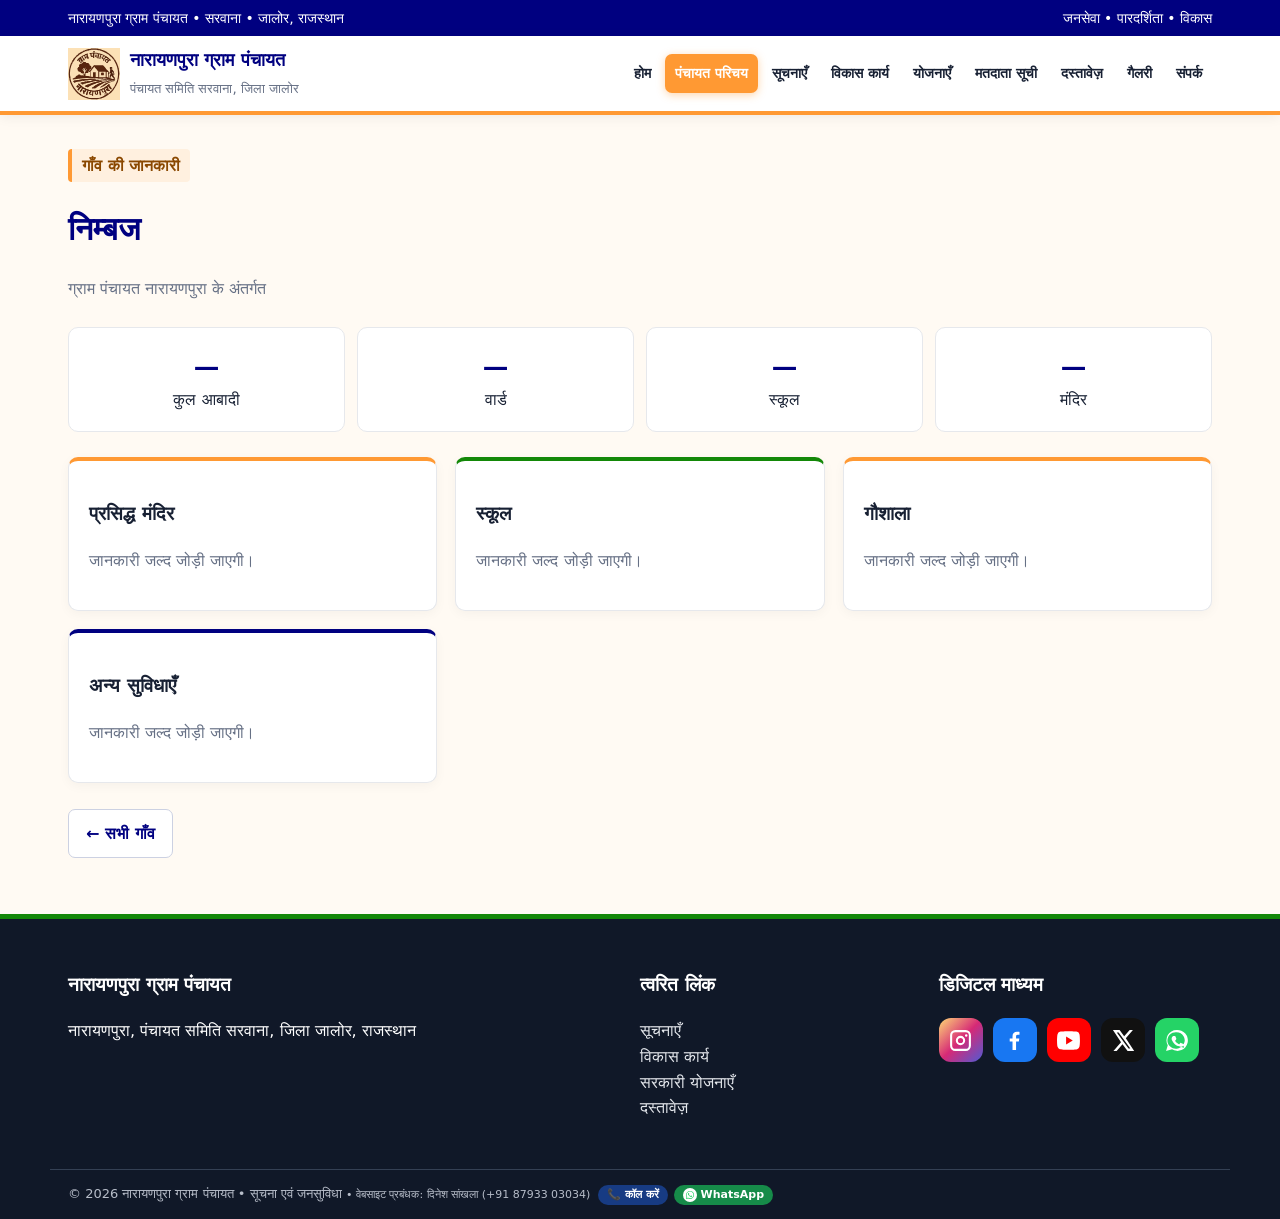
<file: nimbaj.html>
<!doctype html><html lang="hi"><head><meta charset="utf-8"><meta name="viewport" content="width=device-width,initial-scale=1"><title>निम्बज | नारायणपुरा ग्राम पंचायत</title><meta name="description" content="निम्बज गाँव की जानकारी, नारायणपुरा ग्राम पंचायत, सरवाना, जालोर।"><meta name="theme-color" content="#000080"><link rel="icon" type="image/png" href="assets/favicon.png"><link rel="apple-touch-icon" href="assets/favicon.png"><meta property="og:url" content="https://narayanpuragrampanchayat.github.io/narayanpura-gram-panchayat/nimbaj.html"><meta property="og:image" content="https://narayanpuragrampanchayat.github.io/narayanpura-gram-panchayat/assets/og-image.jpg"><meta property="og:image:width" content="1200"><meta property="og:image:height" content="630"><meta property="og:image:alt" content="नारायणपुरा ग्राम पंचायत का लोगो"><meta name="twitter:card" content="summary_large_image"><meta property="og:type" content="website"><meta property="og:locale" content="hi_IN"><meta property="og:site_name" content="नारायणपुरा ग्राम पंचायत"><meta property="og:title" content="निम्बज | नारायणपुरा ग्राम पंचायत"><meta property="og:description" content="निम्बज गाँव की जानकारी, नारायणपुरा ग्राम पंचायत, सरवाना, जालोर।"><link rel="stylesheet" href="style.css"></head><body><div class="top"><div class="wrap">नारायणपुरा ग्राम पंचायत • सरवाना • जालोर, राजस्थान <span>जनसेवा • पारदर्शिता • विकास</span></div></div><header><div class="wrap nav"><a class="brand" href="index.html"><img src="assets/logo.svg" alt="नारायणपुरा ग्राम पंचायत का लोगो"><div><b>नारायणपुरा ग्राम पंचायत</b><small>पंचायत समिति सरवाना, जिला जालोर</small></div></a><nav><a href="index.html">होम</a><a class="active" href="about.html">पंचायत परिचय</a><a href="notices.html">सूचनाएँ</a><a href="development.html">विकास कार्य</a><a href="schemes.html">योजनाएँ</a><a href="voters.html">मतदाता सूची</a><a href="documents.html">दस्तावेज़</a><a href="gallery.html">गैलरी</a><a href="contact.html">संपर्क</a></nav></div></header><main><div class="wrap"><span class="tag">गाँव की जानकारी</span><h1>निम्बज</h1><p style="color:var(--muted)">ग्राम पंचायत नारायणपुरा के अंतर्गत</p><div class="stats"><div class="stat"><strong>—</strong>कुल आबादी</div><div class="stat"><strong>—</strong>वार्ड</div><div class="stat"><strong>—</strong>स्कूल</div><div class="stat"><strong>—</strong>मंदिर</div></div><div class="grid"><article class="card"><h3>प्रसिद्ध मंदिर</h3><p style="color:var(--muted)">जानकारी जल्द जोड़ी जाएगी।</p></article><article class="card green"><h3>स्कूल</h3><p style="color:var(--muted)">जानकारी जल्द जोड़ी जाएगी।</p></article><article class="card"><h3>गौशाला</h3><p style="color:var(--muted)">जानकारी जल्द जोड़ी जाएगी।</p></article><article class="card blue"><h3>अन्य सुविधाएँ</h3><p style="color:var(--muted)">जानकारी जल्द जोड़ी जाएगी।</p></article></div><p style="margin-top:26px"><a class="btn outline" href="about.html">← सभी गाँव</a></p></div></main></main><footer><div class="wrap foot"><div><h3>नारायणपुरा ग्राम पंचायत</h3><p>नारायणपुरा, पंचायत समिति सरवाना, जिला जालोर, राजस्थान</p></div><div><h3>त्वरित लिंक</h3><p><a href="notices.html">सूचनाएँ</a><br><a href="development.html">विकास कार्य</a><br><a href="schemes.html">सरकारी योजनाएँ</a><br><a href="documents.html">दस्तावेज़</a></p></div><div><h3>डिजिटल माध्यम</h3><p class="socs" style="display:flex;flex-direction:row;flex-wrap:wrap;gap:10px;margin:10px 0 0"><a style="display:block;line-height:0" target="_blank" rel="noopener" href="https://www.instagram.com/narayanpuragrampanchayat" aria-label="Instagram" title="Instagram"><span class="social-icon ig"><svg viewBox="0 0 24 24"><path d="M7 2h10a5 5 0 0 1 5 5v10a5 5 0 0 1-5 5H7a5 5 0 0 1-5-5V7a5 5 0 0 1 5-5zm0 2a3 3 0 0 0-3 3v10a3 3 0 0 0 3 3h10a3 3 0 0 0 3-3V7a3 3 0 0 0-3-3H7zm5 3.5A4.5 4.5 0 1 1 7.5 12 4.5 4.5 0 0 1 12 7.5zm0 2A2.5 2.5 0 1 0 14.5 12 2.5 2.5 0 0 0 12 9.5zM17.5 6a1.2 1.2 0 1 1-1.2 1.2A1.2 1.2 0 0 1 17.5 6z"/></svg></span></a><a style="display:block;line-height:0" target="_blank" rel="noopener" href="https://www.facebook.com/share/19otkbt3re/?mibextid=wwXIfr" aria-label="Facebook" title="Facebook"><span class="social-icon fb"><svg viewBox="0 0 24 24"><path d="M13.5 21v-8h2.7l.4-3h-3.1V8.1c0-.9.3-1.6 1.7-1.6h1.6V3.8c-.3 0-1.3-.1-2.5-.1-2.5 0-4.2 1.5-4.2 4.3V10H7.4v3h2.7v8h3.4z"/></svg></span></a><a style="display:block;line-height:0" target="_blank" rel="noopener" href="https://www.youtube.com/@NarayanpuraGramPanchayat" aria-label="YouTube" title="YouTube"><span class="social-icon yt"><svg viewBox="0 0 24 24"><path d="M23 12s0-4.2-.5-6.1a3.2 3.2 0 0 0-2.2-2.2C18.4 3.2 12 3.2 12 3.2s-6.4 0-8.3.5a3.2 3.2 0 0 0-2.2 2.2C1 7.8 1 12 1 12s0 4.2.5 6.1a3.2 3.2 0 0 0 2.2 2.2c1.9.5 8.3.5 8.3.5s6.4 0 8.3-.5a3.2 3.2 0 0 0 2.2-2.2C23 16.2 23 12 23 12zM9.7 15.8V8.2l6.4 3.8-6.4 3.8z"/></svg></span></a><a style="display:block;line-height:0" target="_blank" rel="noopener" href="https://x.com/narayanpura_gp?s=11" aria-label="X" title="X"><span class="social-icon x"><svg viewBox="0 0 24 24"><path d="M18.9 2H22l-6.8 7.8L23.2 22h-6.3l-4.9-6.4L6.4 22H3.3l7.3-8.4L2.8 2h6.4l4.4 5.8L18.9 2zm-1.1 17.6h1.7L8.3 4.3H6.5l11.3 15.3z"/></svg></span></a><a style="display:block;line-height:0" target="_blank" rel="noopener" href="https://whatsapp.com/channel/0029Vb8SCxqISTkEJewlJR1P" aria-label="WhatsApp" title="WhatsApp"><span class="social-icon wa"><svg viewBox="0 0 24 24"><path d="M12 2a9.7 9.7 0 0 0-8.4 14.5L2 22l5.7-1.5A10 10 0 1 0 12 2zm0 2a7.8 7.8 0 0 1 6.8 11.7l-.3.5.8 2.8-2.9-.8-.5.3A8 8 0 1 1 12 4zm-3 3.7c-.2 0-.5.1-.7.4-.3.3-1 1-1 2.2s1 2.5 1.2 2.8c.2.3 2 3.2 5 4.3 2.5.9 3 .7 3.5.6.5-.1 1.5-.6 1.7-1.2.2-.6.2-1.1.1-1.2-.1-.1-.3-.2-.7-.4l-1.8-.9c-.3-.1-.5-.2-.7.2l-.7.9c-.2.2-.3.2-.6.1-.3-.2-1.1-.4-2.1-1.3-.8-.7-1.3-1.6-1.4-1.8-.1-.3 0-.4.2-.6l.5-.6c.2-.2.2-.4.3-.6.1-.2 0-.4 0-.5l-.8-1.9c-.2-.5-.4-.5-.7-.5z"/></svg></span></a></p></div></div><div class="wrap copy">© 2026 नारायणपुरा ग्राम पंचायत • सूचना एवं जनसुविधा <span class="mgr">• वेबसाइट प्रबंधक: दिनेश सांखला (+91 87933 03034) <span class="mgr-contact"><a class="mgr-btn call" href="tel:+918793303034">📞 कॉल करें</a><a class="mgr-btn wa" target="_blank" rel="noopener" href="https://wa.me/918793303034"><svg width="14" height="14" viewBox="0 0 48 48" aria-hidden="true" style="width:14px;height:14px;flex:0 0 14px"><circle cx="24" cy="24" r="24" fill="#fff"/><g transform="translate(10 10) scale(1.1667)"><path fill="#25D366" d="M17.472 14.382c-.297-.149-1.758-.867-2.03-.967-.273-.099-.471-.148-.67.15-.197.297-.767.966-.94 1.164-.173.199-.347.223-.644.075-.297-.15-1.255-.463-2.39-1.475-.883-.788-1.48-1.761-1.653-2.059-.173-.297-.018-.458.13-.606.134-.133.298-.347.446-.52.149-.174.198-.298.298-.497.099-.198.05-.371-.025-.52-.075-.149-.669-1.612-.916-2.207-.242-.579-.487-.5-.669-.51-.173-.008-.371-.01-.57-.01-.198 0-.52.074-.792.372-.272.297-1.04 1.016-1.04 2.479 0 1.462 1.065 2.875 1.213 3.074.149.198 2.096 3.2 5.077 4.487.709.306 1.262.489 1.694.625.712.227 1.36.195 1.871.118.571-.085 1.758-.719 2.006-1.413.248-.694.248-1.289.173-1.413-.074-.124-.272-.198-.57-.347m-5.421 7.403h-.004a9.87 9.87 0 01-5.031-1.378l-.361-.214-3.741.982.998-3.648-.235-.374a9.86 9.86 0 01-1.51-5.26c.001-5.45 4.436-9.884 9.888-9.884 2.64 0 5.122 1.03 6.988 2.898a9.825 9.825 0 012.893 6.994c-.003 5.45-4.437 9.884-9.885 9.884m8.413-18.297A11.815 11.815 0 0012.05 0C5.495 0 .16 5.335.157 11.892c0 2.096.547 4.142 1.588 5.945L.057 24l6.305-1.654a11.882 11.882 0 005.683 1.448h.005c6.554 0 11.89-5.335 11.893-11.893a11.821 11.821 0 00-3.48-8.413z"/></g></svg>WhatsApp</a></span></span></div></footer></body></html>
</file>
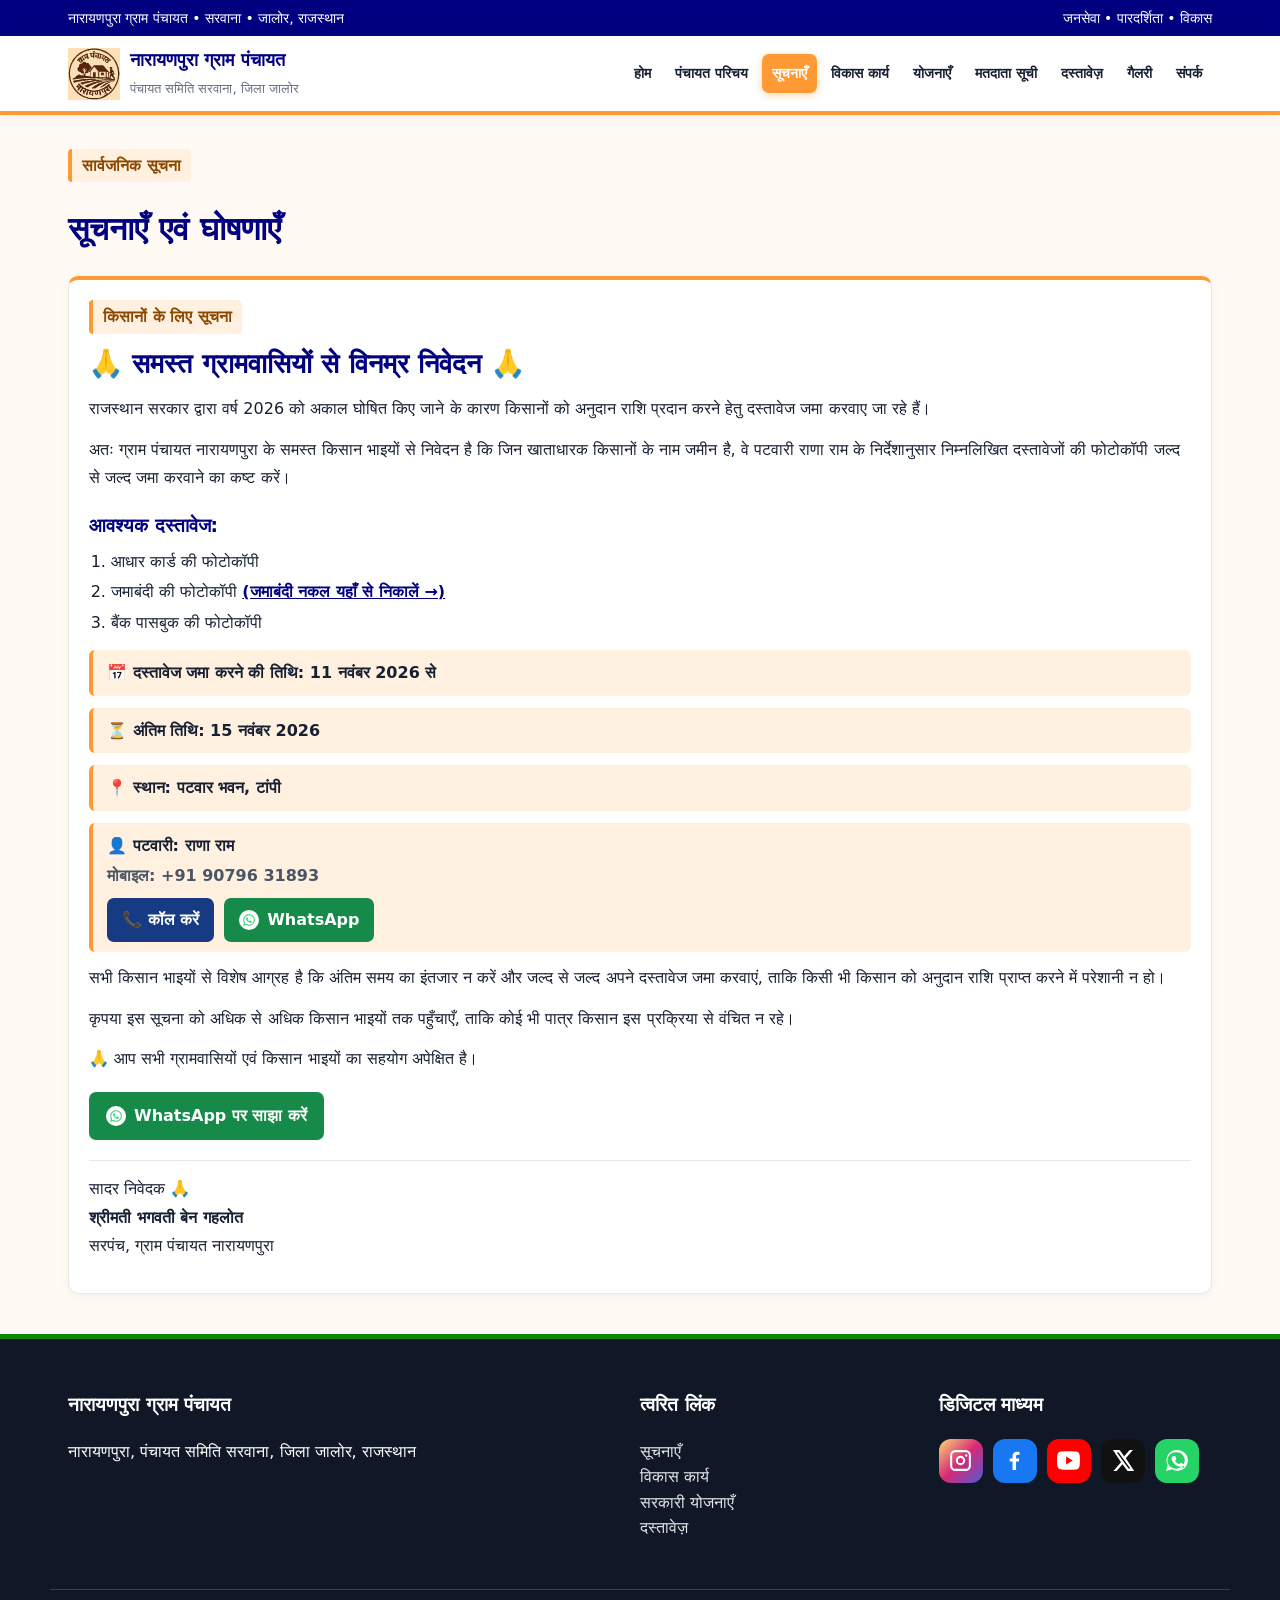
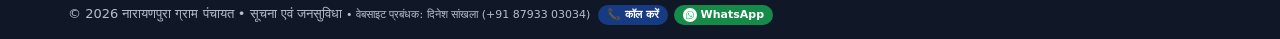
<file: notices.html>
<!doctype html><html lang="hi"><head><meta charset="utf-8"><meta name="viewport" content="width=device-width,initial-scale=1"><title>सूचनाएँ | नारायणपुरा ग्राम पंचायत</title><meta name="description" content="नारायणपुरा ग्राम पंचायत की सार्वजनिक सूचनाएँ एवं घोषणाएँ।"><meta name="theme-color" content="#000080"><link rel="icon" type="image/png" href="assets/favicon.png"><link rel="apple-touch-icon" href="assets/favicon.png"><meta property="og:url" content="https://narayanpuragrampanchayat.github.io/narayanpura-gram-panchayat/notices.html"><meta property="og:image" content="https://narayanpuragrampanchayat.github.io/narayanpura-gram-panchayat/assets/og-image.jpg"><meta property="og:image:width" content="1200"><meta property="og:image:height" content="630"><meta property="og:image:alt" content="नारायणपुरा ग्राम पंचायत का लोगो"><meta name="twitter:card" content="summary_large_image"><meta property="og:type" content="website"><meta property="og:locale" content="hi_IN"><meta property="og:site_name" content="नारायणपुरा ग्राम पंचायत"><meta property="og:title" content="सूचनाएँ | नारायणपुरा ग्राम पंचायत"><meta property="og:description" content="नारायणपुरा ग्राम पंचायत की सार्वजनिक सूचनाएँ एवं घोषणाएँ।"><link rel="stylesheet" href="style.css"><style>.notice-full h2{font-size:clamp(1.25rem,4.5vw,1.7rem);line-height:1.35;margin:12px 0}.notice-full p{margin:12px 0;line-height:1.8}.notice-full h3{color:var(--navy);margin:18px 0 6px}.notice-full ol{margin:6px 0 12px;padding-left:22px;line-height:1.9}.notice-full .info{background:#fff0df;border-left:4px solid var(--saffron);padding:10px 14px;border-radius:6px;font-weight:800;margin:12px 0}.notice-full .sign{margin-top:20px;padding-top:14px;border-top:1px solid var(--line)}.notice-full .share{display:inline-flex;align-items:center;gap:8px;background:#168b49;color:#fff;padding:11px 17px;border-radius:7px;font-weight:800;margin-top:6px}.notice-full .nf-num{font-weight:700;color:#4a5568;display:inline-block;margin-top:4px}.notice-full .nf-actions{display:flex;flex-wrap:wrap;gap:10px;margin-top:10px}.notice-full .nf-call,.notice-full .nf-wa{display:inline-flex;align-items:center;gap:8px;color:#fff;padding:9px 15px;border-radius:7px;font-weight:800}.notice-full .nf-call{background:#173b83}.notice-full .nf-wa{background:#168b49}.notices-more{margin-top:18px}</style></head><body><div class="top"><div class="wrap">नारायणपुरा ग्राम पंचायत • सरवाना • जालोर, राजस्थान <span>जनसेवा • पारदर्शिता • विकास</span></div></div><header><div class="wrap nav"><a class="brand" href="index.html"><img src="assets/logo.svg" alt="नारायणपुरा ग्राम पंचायत का लोगो"><div><b>नारायणपुरा ग्राम पंचायत</b><small>पंचायत समिति सरवाना, जिला जालोर</small></div></a><nav><a href="index.html">होम</a><a href="about.html">पंचायत परिचय</a><a class="active" href="notices.html">सूचनाएँ</a><a href="development.html">विकास कार्य</a><a href="schemes.html">योजनाएँ</a><a href="voters.html">मतदाता सूची</a><a href="documents.html">दस्तावेज़</a><a href="gallery.html">गैलरी</a><a href="contact.html">संपर्क</a></nav></div></header><main><div class="wrap"><span class="tag">सार्वजनिक सूचना</span><h1>सूचनाएँ एवं घोषणाएँ</h1><div class="card notice-full"><span class="tag">किसानों के लिए सूचना</span><h2>🙏 समस्त ग्रामवासियों से विनम्र निवेदन 🙏</h2><p>राजस्थान सरकार द्वारा वर्ष 2026 को अकाल घोषित किए जाने के कारण किसानों को अनुदान राशि प्रदान करने हेतु दस्तावेज जमा करवाए जा रहे हैं।</p><p>अतः ग्राम पंचायत नारायणपुरा के समस्त किसान भाइयों से निवेदन है कि जिन खाताधारक किसानों के नाम जमीन है, वे पटवारी राणा राम के निर्देशानुसार निम्नलिखित दस्तावेजों की फोटोकॉपी जल्द से जल्द जमा करवाने का कष्ट करें।</p><h3>आवश्यक दस्तावेज:</h3><ol><li>आधार कार्ड की फोटोकॉपी</li><li>जमाबंदी की फोटोकॉपी <a href="https://apnakhata.rajasthan.gov.in/" target="_blank" rel="noopener" style="font-weight:800;color:var(--navy);text-decoration:underline">(जमाबंदी नकल यहाँ से निकालें →)</a></li><li>बैंक पासबुक की फोटोकॉपी</li></ol><div class="info">📅 दस्तावेज जमा करने की तिथि: 11 नवंबर 2026 से</div><div class="info">⏳ अंतिम तिथि: 15 नवंबर 2026</div><div class="info">📍 स्थान: पटवार भवन, टांपी</div><div class="info">👤 पटवारी: राणा राम<br><span class="nf-num">मोबाइल: +91 90796 31893</span><div class="nf-actions"><a class="nf-call" href="tel:+919079631893">📞 कॉल करें</a><a class="nf-wa" target="_blank" rel="noopener" href="https://wa.me/919079631893"><svg width="20" height="20" viewBox="0 0 48 48" aria-hidden="true" style="width:20px;height:20px;flex:0 0 20px"><circle cx="24" cy="24" r="24" fill="#fff"/><g transform="translate(10 10) scale(1.1667)"><path fill="#25D366" d="M17.472 14.382c-.297-.149-1.758-.867-2.03-.967-.273-.099-.471-.148-.67.15-.197.297-.767.966-.94 1.164-.173.199-.347.223-.644.075-.297-.15-1.255-.463-2.39-1.475-.883-.788-1.48-1.761-1.653-2.059-.173-.297-.018-.458.13-.606.134-.133.298-.347.446-.52.149-.174.198-.298.298-.497.099-.198.05-.371-.025-.52-.075-.149-.669-1.612-.916-2.207-.242-.579-.487-.5-.669-.51-.173-.008-.371-.01-.57-.01-.198 0-.52.074-.792.372-.272.297-1.04 1.016-1.04 2.479 0 1.462 1.065 2.875 1.213 3.074.149.198 2.096 3.2 5.077 4.487.709.306 1.262.489 1.694.625.712.227 1.36.195 1.871.118.571-.085 1.758-.719 2.006-1.413.248-.694.248-1.289.173-1.413-.074-.124-.272-.198-.57-.347m-5.421 7.403h-.004a9.87 9.87 0 01-5.031-1.378l-.361-.214-3.741.982.998-3.648-.235-.374a9.86 9.86 0 01-1.51-5.26c.001-5.45 4.436-9.884 9.888-9.884 2.64 0 5.122 1.03 6.988 2.898a9.825 9.825 0 012.893 6.994c-.003 5.45-4.437 9.884-9.885 9.884m8.413-18.297A11.815 11.815 0 0012.05 0C5.495 0 .16 5.335.157 11.892c0 2.096.547 4.142 1.588 5.945L.057 24l6.305-1.654a11.882 11.882 0 005.683 1.448h.005c6.554 0 11.89-5.335 11.893-11.893a11.821 11.821 0 00-3.48-8.413z"/></g></svg>WhatsApp</a></div></div><p>सभी किसान भाइयों से विशेष आग्रह है कि अंतिम समय का इंतजार न करें और जल्द से जल्द अपने दस्तावेज जमा करवाएं, ताकि किसी भी किसान को अनुदान राशि प्राप्त करने में परेशानी न हो।</p><p>कृपया इस सूचना को अधिक से अधिक किसान भाइयों तक पहुँचाएँ, ताकि कोई भी पात्र किसान इस प्रक्रिया से वंचित न रहे।</p><p>🙏 आप सभी ग्रामवासियों एवं किसान भाइयों का सहयोग अपेक्षित है।</p><a class="share" target="_blank" rel="noopener" href="https://wa.me/?text=%F0%9F%99%8F%20%E0%A4%97%E0%A5%8D%E0%A4%B0%E0%A4%BE%E0%A4%AE%20%E0%A4%AA%E0%A4%82%E0%A4%9A%E0%A4%BE%E0%A4%AF%E0%A4%A4%20%E0%A4%A8%E0%A4%BE%E0%A4%B0%E0%A4%BE%E0%A4%AF%E0%A4%A3%E0%A4%AA%E0%A5%81%E0%A4%B0%E0%A4%BE%20%E0%A4%95%E0%A5%80%20%E0%A4%B8%E0%A5%82%E0%A4%9A%E0%A4%A8%E0%A4%BE%3A%20%E0%A4%95%E0%A4%BF%E0%A4%B8%E0%A4%BE%E0%A4%A8%E0%A5%8B%E0%A4%82%20%E0%A4%B8%E0%A5%87%20%E0%A4%85%E0%A4%95%E0%A4%BE%E0%A4%B2%20%E0%A4%85%E0%A4%A8%E0%A5%81%E0%A4%A6%E0%A4%BE%E0%A4%A8%20%E0%A4%B9%E0%A5%87%E0%A4%A4%E0%A5%81%20%E0%A4%A6%E0%A4%B8%E0%A5%8D%E0%A4%A4%E0%A4%BE%E0%A4%B5%E0%A5%87%E0%A4%9C%20%E0%A4%9C%E0%A4%AE%E0%A4%BE%20%E0%A4%95%E0%A4%B0%E0%A4%B5%E0%A4%BE%E0%A4%A8%E0%A5%87%20%E0%A4%95%E0%A4%BE%20%E0%A4%A8%E0%A4%BF%E0%A4%B5%E0%A5%87%E0%A4%A6%E0%A4%A8%E0%A5%A4%20%E0%A4%85%E0%A4%82%E0%A4%A4%E0%A4%BF%E0%A4%AE%20%E0%A4%A4%E0%A4%BF%E0%A4%A5%E0%A4%BF%3A%2015%20%E0%A4%A8%E0%A4%B5%E0%A4%82%E0%A4%AC%E0%A4%B0%202026%E0%A5%A4%20%E0%A4%AA%E0%A5%82%E0%A4%B0%E0%A5%80%20%E0%A4%B8%E0%A5%82%E0%A4%9A%E0%A4%A8%E0%A4%BE%20%E0%A4%AF%E0%A4%B9%E0%A4%BE%E0%A4%81%20%E0%A4%AA%E0%A4%A2%E0%A4%BC%E0%A5%87%E0%A4%82%3A%20https%3A//narayanpuragrampanchayat.github.io/narayanpura-gram-panchayat/notices.html"><svg width="20" height="20" viewBox="0 0 48 48" aria-hidden="true" style="width:20px;height:20px;flex:0 0 20px"><circle cx="24" cy="24" r="24" fill="#fff"/><g transform="translate(10 10) scale(1.1667)"><path fill="#25D366" d="M17.472 14.382c-.297-.149-1.758-.867-2.03-.967-.273-.099-.471-.148-.67.15-.197.297-.767.966-.94 1.164-.173.199-.347.223-.644.075-.297-.15-1.255-.463-2.39-1.475-.883-.788-1.48-1.761-1.653-2.059-.173-.297-.018-.458.13-.606.134-.133.298-.347.446-.52.149-.174.198-.298.298-.497.099-.198.05-.371-.025-.52-.075-.149-.669-1.612-.916-2.207-.242-.579-.487-.5-.669-.51-.173-.008-.371-.01-.57-.01-.198 0-.52.074-.792.372-.272.297-1.04 1.016-1.04 2.479 0 1.462 1.065 2.875 1.213 3.074.149.198 2.096 3.2 5.077 4.487.709.306 1.262.489 1.694.625.712.227 1.36.195 1.871.118.571-.085 1.758-.719 2.006-1.413.248-.694.248-1.289.173-1.413-.074-.124-.272-.198-.57-.347m-5.421 7.403h-.004a9.87 9.87 0 01-5.031-1.378l-.361-.214-3.741.982.998-3.648-.235-.374a9.86 9.86 0 01-1.51-5.26c.001-5.45 4.436-9.884 9.888-9.884 2.64 0 5.122 1.03 6.988 2.898a9.825 9.825 0 012.893 6.994c-.003 5.45-4.437 9.884-9.885 9.884m8.413-18.297A11.815 11.815 0 0012.05 0C5.495 0 .16 5.335.157 11.892c0 2.096.547 4.142 1.588 5.945L.057 24l6.305-1.654a11.882 11.882 0 005.683 1.448h.005c6.554 0 11.89-5.335 11.893-11.893a11.821 11.821 0 00-3.48-8.413z"/></g></svg>WhatsApp पर साझा करें</a><p class="sign">सादर निवेदक 🙏<br><b>श्रीमती भगवती बेन गहलोत</b><br>सरपंच, ग्राम पंचायत नारायणपुरा</p></div></div></main><footer><div class="wrap foot"><div><h3>नारायणपुरा ग्राम पंचायत</h3><p>नारायणपुरा, पंचायत समिति सरवाना, जिला जालोर, राजस्थान</p></div><div><h3>त्वरित लिंक</h3><p><a href="notices.html">सूचनाएँ</a><br><a href="development.html">विकास कार्य</a><br><a href="schemes.html">सरकारी योजनाएँ</a><br><a href="documents.html">दस्तावेज़</a></p></div><div><h3>डिजिटल माध्यम</h3><p class="socs" style="display:flex;flex-direction:row;flex-wrap:wrap;gap:10px;margin:10px 0 0"><a style="display:block;line-height:0" target="_blank" rel="noopener" href="https://www.instagram.com/narayanpuragrampanchayat" aria-label="Instagram" title="Instagram"><span class="social-icon ig"><svg viewBox="0 0 24 24"><path d="M7 2h10a5 5 0 0 1 5 5v10a5 5 0 0 1-5 5H7a5 5 0 0 1-5-5V7a5 5 0 0 1 5-5zm0 2a3 3 0 0 0-3 3v10a3 3 0 0 0 3 3h10a3 3 0 0 0 3-3V7a3 3 0 0 0-3-3H7zm5 3.5A4.5 4.5 0 1 1 7.5 12 4.5 4.5 0 0 1 12 7.5zm0 2A2.5 2.5 0 1 0 14.5 12 2.5 2.5 0 0 0 12 9.5zM17.5 6a1.2 1.2 0 1 1-1.2 1.2A1.2 1.2 0 0 1 17.5 6z"/></svg></span></a><a style="display:block;line-height:0" target="_blank" rel="noopener" href="https://www.facebook.com/share/19otkbt3re/?mibextid=wwXIfr" aria-label="Facebook" title="Facebook"><span class="social-icon fb"><svg viewBox="0 0 24 24"><path d="M13.5 21v-8h2.7l.4-3h-3.1V8.1c0-.9.3-1.6 1.7-1.6h1.6V3.8c-.3 0-1.3-.1-2.5-.1-2.5 0-4.2 1.5-4.2 4.3V10H7.4v3h2.7v8h3.4z"/></svg></span></a><a style="display:block;line-height:0" target="_blank" rel="noopener" href="https://www.youtube.com/@NarayanpuraGramPanchayat" aria-label="YouTube" title="YouTube"><span class="social-icon yt"><svg viewBox="0 0 24 24"><path d="M23 12s0-4.2-.5-6.1a3.2 3.2 0 0 0-2.2-2.2C18.4 3.2 12 3.2 12 3.2s-6.4 0-8.3.5a3.2 3.2 0 0 0-2.2 2.2C1 7.8 1 12 1 12s0 4.2.5 6.1a3.2 3.2 0 0 0 2.2 2.2c1.9.5 8.3.5 8.3.5s6.4 0 8.3-.5a3.2 3.2 0 0 0 2.2-2.2C23 16.2 23 12 23 12zM9.7 15.8V8.2l6.4 3.8-6.4 3.8z"/></svg></span></a><a style="display:block;line-height:0" target="_blank" rel="noopener" href="https://x.com/narayanpura_gp?s=11" aria-label="X" title="X"><span class="social-icon x"><svg viewBox="0 0 24 24"><path d="M18.9 2H22l-6.8 7.8L23.2 22h-6.3l-4.9-6.4L6.4 22H3.3l7.3-8.4L2.8 2h6.4l4.4 5.8L18.9 2zm-1.1 17.6h1.7L8.3 4.3H6.5l11.3 15.3z"/></svg></span></a><a style="display:block;line-height:0" target="_blank" rel="noopener" href="https://whatsapp.com/channel/0029Vb8SCxqISTkEJewlJR1P" aria-label="WhatsApp" title="WhatsApp"><span class="social-icon wa"><svg viewBox="0 0 24 24"><path d="M12 2a9.7 9.7 0 0 0-8.4 14.5L2 22l5.7-1.5A10 10 0 1 0 12 2zm0 2a7.8 7.8 0 0 1 6.8 11.7l-.3.5.8 2.8-2.9-.8-.5.3A8 8 0 1 1 12 4zm-3 3.7c-.2 0-.5.1-.7.4-.3.3-1 1-1 2.2s1 2.5 1.2 2.8c.2.3 2 3.2 5 4.3 2.5.9 3 .7 3.5.6.5-.1 1.5-.6 1.7-1.2.2-.6.2-1.1.1-1.2-.1-.1-.3-.2-.7-.4l-1.8-.9c-.3-.1-.5-.2-.7.2l-.7.9c-.2.2-.3.2-.6.1-.3-.2-1.1-.4-2.1-1.3-.8-.7-1.3-1.6-1.4-1.8-.1-.3 0-.4.2-.6l.5-.6c.2-.2.2-.4.3-.6.1-.2 0-.4 0-.5l-.8-1.9c-.2-.5-.4-.5-.7-.5z"/></svg></span></a></p></div></div><div class="wrap copy">© 2026 नारायणपुरा ग्राम पंचायत • सूचना एवं जनसुविधा <span class="mgr">• वेबसाइट प्रबंधक: दिनेश सांखला (+91 87933 03034) <span class="mgr-contact"><a class="mgr-btn call" href="tel:+918793303034">📞 कॉल करें</a><a class="mgr-btn wa" target="_blank" rel="noopener" href="https://wa.me/918793303034"><svg width="14" height="14" viewBox="0 0 48 48" aria-hidden="true" style="width:14px;height:14px;flex:0 0 14px"><circle cx="24" cy="24" r="24" fill="#fff"/><g transform="translate(10 10) scale(1.1667)"><path fill="#25D366" d="M17.472 14.382c-.297-.149-1.758-.867-2.03-.967-.273-.099-.471-.148-.67.15-.197.297-.767.966-.94 1.164-.173.199-.347.223-.644.075-.297-.15-1.255-.463-2.39-1.475-.883-.788-1.48-1.761-1.653-2.059-.173-.297-.018-.458.13-.606.134-.133.298-.347.446-.52.149-.174.198-.298.298-.497.099-.198.05-.371-.025-.52-.075-.149-.669-1.612-.916-2.207-.242-.579-.487-.5-.669-.51-.173-.008-.371-.01-.57-.01-.198 0-.52.074-.792.372-.272.297-1.04 1.016-1.04 2.479 0 1.462 1.065 2.875 1.213 3.074.149.198 2.096 3.2 5.077 4.487.709.306 1.262.489 1.694.625.712.227 1.36.195 1.871.118.571-.085 1.758-.719 2.006-1.413.248-.694.248-1.289.173-1.413-.074-.124-.272-.198-.57-.347m-5.421 7.403h-.004a9.87 9.87 0 01-5.031-1.378l-.361-.214-3.741.982.998-3.648-.235-.374a9.86 9.86 0 01-1.51-5.26c.001-5.45 4.436-9.884 9.888-9.884 2.64 0 5.122 1.03 6.988 2.898a9.825 9.825 0 012.893 6.994c-.003 5.45-4.437 9.884-9.885 9.884m8.413-18.297A11.815 11.815 0 0012.05 0C5.495 0 .16 5.335.157 11.892c0 2.096.547 4.142 1.588 5.945L.057 24l6.305-1.654a11.882 11.882 0 005.683 1.448h.005c6.554 0 11.89-5.335 11.893-11.893a11.821 11.821 0 00-3.48-8.413z"/></g></svg>WhatsApp</a></span></span></div></footer></body></html>
</file>
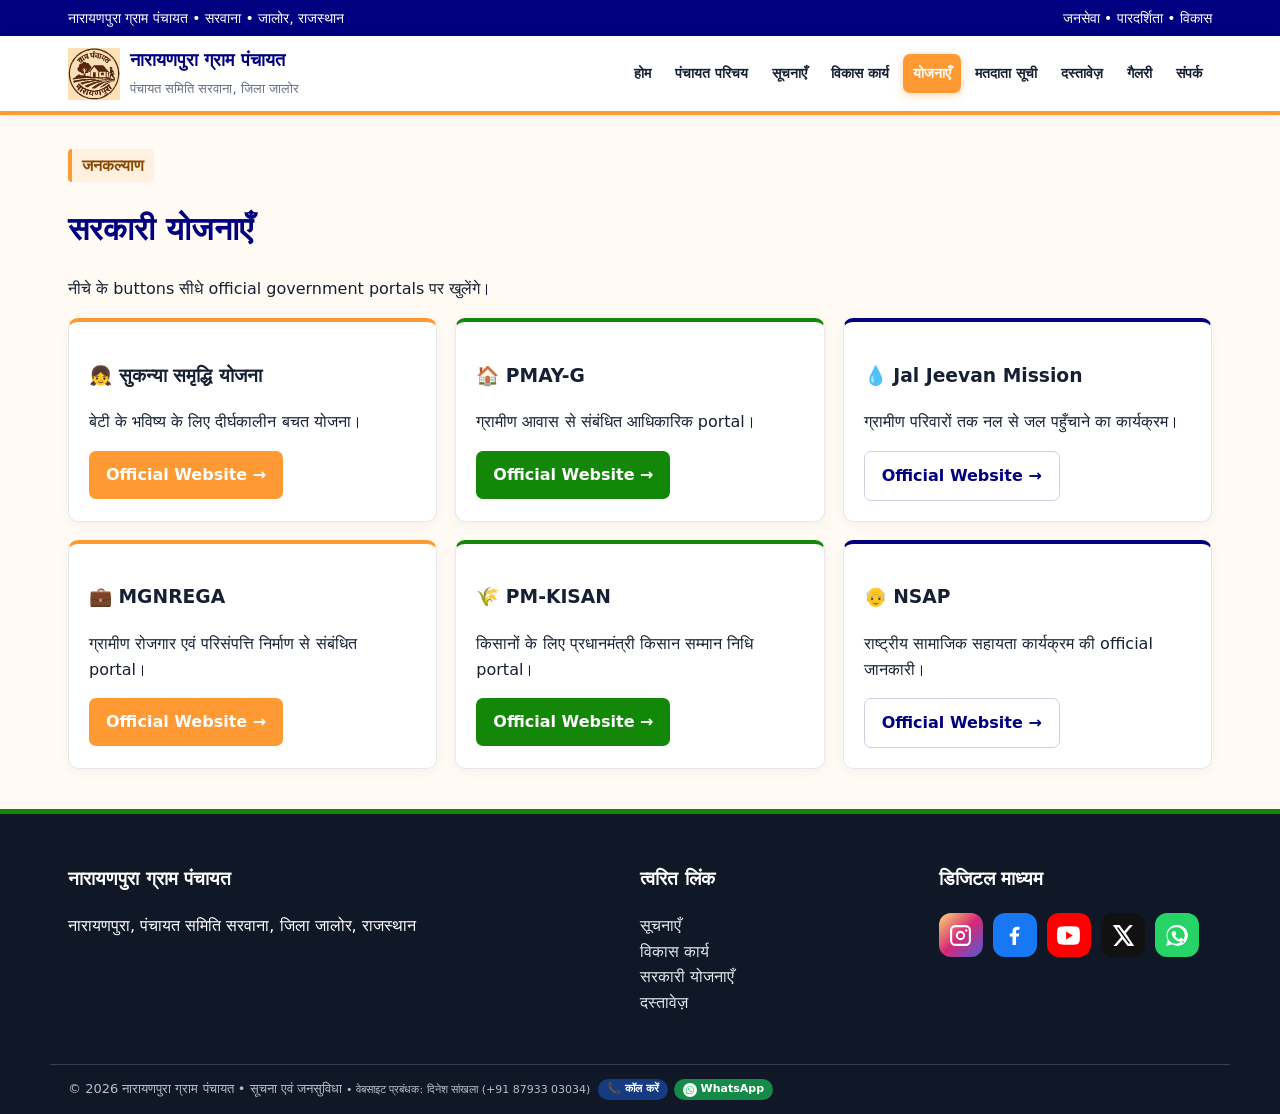
<file: schemes.html>
<!doctype html><html lang="hi"><head><meta charset="utf-8"><meta name="viewport" content="width=device-width,initial-scale=1"><title>सरकारी योजनाएँ | नारायणपुरा ग्राम पंचायत</title><meta name="description" content="नारायणपुरा ग्राम पंचायत में उपलब्ध सरकारी योजनाओं की जानकारी।"><meta name="theme-color" content="#000080"><link rel="icon" type="image/png" href="assets/favicon.png"><link rel="apple-touch-icon" href="assets/favicon.png"><meta property="og:url" content="https://narayanpuragrampanchayat.github.io/narayanpura-gram-panchayat/schemes.html"><meta property="og:image" content="https://narayanpuragrampanchayat.github.io/narayanpura-gram-panchayat/assets/og-image.jpg"><meta property="og:image:width" content="1200"><meta property="og:image:height" content="630"><meta property="og:image:alt" content="नारायणपुरा ग्राम पंचायत का लोगो"><meta name="twitter:card" content="summary_large_image"><meta property="og:type" content="website"><meta property="og:locale" content="hi_IN"><meta property="og:site_name" content="नारायणपुरा ग्राम पंचायत"><meta property="og:title" content="सरकारी योजनाएँ | नारायणपुरा ग्राम पंचायत"><meta property="og:description" content="नारायणपुरा ग्राम पंचायत में उपलब्ध सरकारी योजनाओं की जानकारी।"><link rel="stylesheet" href="style.css"></head><body><div class="top"><div class="wrap">नारायणपुरा ग्राम पंचायत • सरवाना • जालोर, राजस्थान <span>जनसेवा • पारदर्शिता • विकास</span></div></div><header><div class="wrap nav"><a class="brand" href="index.html"><img src="assets/logo.svg" alt="नारायणपुरा ग्राम पंचायत का लोगो"><div><b>नारायणपुरा ग्राम पंचायत</b><small>पंचायत समिति सरवाना, जिला जालोर</small></div></a><nav><a href="index.html">होम</a><a href="about.html">पंचायत परिचय</a><a href="notices.html">सूचनाएँ</a><a href="development.html">विकास कार्य</a><a class="active" href="schemes.html">योजनाएँ</a><a href="voters.html">मतदाता सूची</a><a href="documents.html">दस्तावेज़</a><a href="gallery.html">गैलरी</a><a href="contact.html">संपर्क</a></nav></div></header><main><div class="wrap"><span class="tag">जनकल्याण</span><h1>सरकारी योजनाएँ</h1><p>नीचे के buttons सीधे official government portals पर खुलेंगे।</p><div class="grid"><article class="card"><h3>👧 सुकन्या समृद्धि योजना</h3><p>बेटी के भविष्य के लिए दीर्घकालीन बचत योजना।</p><a class="btn" target="_blank" rel="noopener" href="https://www.indiapost.gov.in/Financial/Pages/Content/Sukanya-Samriddhi-Account.aspx">Official Website →</a></article><article class="card green"><h3>🏠 PMAY-G</h3><p>ग्रामीण आवास से संबंधित आधिकारिक portal।</p><a class="btn green" target="_blank" rel="noopener" href="https://pmayg.dord.gov.in/">Official Website →</a></article><article class="card blue"><h3>💧 Jal Jeevan Mission</h3><p>ग्रामीण परिवारों तक नल से जल पहुँचाने का कार्यक्रम।</p><a class="btn outline" target="_blank" rel="noopener" href="https://jaljeevanmission.gov.in/">Official Website →</a></article><article class="card"><h3>💼 MGNREGA</h3><p>ग्रामीण रोजगार एवं परिसंपत्ति निर्माण से संबंधित portal।</p><a class="btn" target="_blank" rel="noopener" href="https://nrega.nic.in/">Official Website →</a></article><article class="card green"><h3>🌾 PM-KISAN</h3><p>किसानों के लिए प्रधानमंत्री किसान सम्मान निधि portal।</p><a class="btn green" target="_blank" rel="noopener" href="https://pmkisan.gov.in/">Official Website →</a></article><article class="card blue"><h3>👴 NSAP</h3><p>राष्ट्रीय सामाजिक सहायता कार्यक्रम की official जानकारी।</p><a class="btn outline" target="_blank" rel="noopener" href="https://nsap.nic.in/">Official Website →</a></article></div></div></main><footer><div class="wrap foot"><div><h3>नारायणपुरा ग्राम पंचायत</h3><p>नारायणपुरा, पंचायत समिति सरवाना, जिला जालोर, राजस्थान</p></div><div><h3>त्वरित लिंक</h3><p><a href="notices.html">सूचनाएँ</a><br><a href="development.html">विकास कार्य</a><br><a href="schemes.html">सरकारी योजनाएँ</a><br><a href="documents.html">दस्तावेज़</a></p></div><div><h3>डिजिटल माध्यम</h3><p class="socs" style="display:flex;flex-direction:row;flex-wrap:wrap;gap:10px;margin:10px 0 0"><a style="display:block;line-height:0" target="_blank" rel="noopener" href="https://www.instagram.com/narayanpuragrampanchayat" aria-label="Instagram" title="Instagram"><span class="social-icon ig"><svg viewBox="0 0 24 24"><path d="M7 2h10a5 5 0 0 1 5 5v10a5 5 0 0 1-5 5H7a5 5 0 0 1-5-5V7a5 5 0 0 1 5-5zm0 2a3 3 0 0 0-3 3v10a3 3 0 0 0 3 3h10a3 3 0 0 0 3-3V7a3 3 0 0 0-3-3H7zm5 3.5A4.5 4.5 0 1 1 7.5 12 4.5 4.5 0 0 1 12 7.5zm0 2A2.5 2.5 0 1 0 14.5 12 2.5 2.5 0 0 0 12 9.5zM17.5 6a1.2 1.2 0 1 1-1.2 1.2A1.2 1.2 0 0 1 17.5 6z"/></svg></span></a><a style="display:block;line-height:0" target="_blank" rel="noopener" href="https://www.facebook.com/share/19otkbt3re/?mibextid=wwXIfr" aria-label="Facebook" title="Facebook"><span class="social-icon fb"><svg viewBox="0 0 24 24"><path d="M13.5 21v-8h2.7l.4-3h-3.1V8.1c0-.9.3-1.6 1.7-1.6h1.6V3.8c-.3 0-1.3-.1-2.5-.1-2.5 0-4.2 1.5-4.2 4.3V10H7.4v3h2.7v8h3.4z"/></svg></span></a><a style="display:block;line-height:0" target="_blank" rel="noopener" href="https://www.youtube.com/@NarayanpuraGramPanchayat" aria-label="YouTube" title="YouTube"><span class="social-icon yt"><svg viewBox="0 0 24 24"><path d="M23 12s0-4.2-.5-6.1a3.2 3.2 0 0 0-2.2-2.2C18.4 3.2 12 3.2 12 3.2s-6.4 0-8.3.5a3.2 3.2 0 0 0-2.2 2.2C1 7.8 1 12 1 12s0 4.2.5 6.1a3.2 3.2 0 0 0 2.2 2.2c1.9.5 8.3.5 8.3.5s6.4 0 8.3-.5a3.2 3.2 0 0 0 2.2-2.2C23 16.2 23 12 23 12zM9.7 15.8V8.2l6.4 3.8-6.4 3.8z"/></svg></span></a><a style="display:block;line-height:0" target="_blank" rel="noopener" href="https://x.com/narayanpura_gp?s=11" aria-label="X" title="X"><span class="social-icon x"><svg viewBox="0 0 24 24"><path d="M18.9 2H22l-6.8 7.8L23.2 22h-6.3l-4.9-6.4L6.4 22H3.3l7.3-8.4L2.8 2h6.4l4.4 5.8L18.9 2zm-1.1 17.6h1.7L8.3 4.3H6.5l11.3 15.3z"/></svg></span></a><a style="display:block;line-height:0" target="_blank" rel="noopener" href="https://whatsapp.com/channel/0029Vb8SCxqISTkEJewlJR1P" aria-label="WhatsApp" title="WhatsApp"><span class="social-icon wa"><svg viewBox="0 0 24 24"><path d="M12 2a9.7 9.7 0 0 0-8.4 14.5L2 22l5.7-1.5A10 10 0 1 0 12 2zm0 2a7.8 7.8 0 0 1 6.8 11.7l-.3.5.8 2.8-2.9-.8-.5.3A8 8 0 1 1 12 4zm-3 3.7c-.2 0-.5.1-.7.4-.3.3-1 1-1 2.2s1 2.5 1.2 2.8c.2.3 2 3.2 5 4.3 2.5.9 3 .7 3.5.6.5-.1 1.5-.6 1.7-1.2.2-.6.2-1.1.1-1.2-.1-.1-.3-.2-.7-.4l-1.8-.9c-.3-.1-.5-.2-.7.2l-.7.9c-.2.2-.3.2-.6.1-.3-.2-1.1-.4-2.1-1.3-.8-.7-1.3-1.6-1.4-1.8-.1-.3 0-.4.2-.6l.5-.6c.2-.2.2-.4.3-.6.1-.2 0-.4 0-.5l-.8-1.9c-.2-.5-.4-.5-.7-.5z"/></svg></span></a></p></div></div><div class="wrap copy">© 2026 नारायणपुरा ग्राम पंचायत • सूचना एवं जनसुविधा <span class="mgr">• वेबसाइट प्रबंधक: दिनेश सांखला (+91 87933 03034) <span class="mgr-contact"><a class="mgr-btn call" href="tel:+918793303034">📞 कॉल करें</a><a class="mgr-btn wa" target="_blank" rel="noopener" href="https://wa.me/918793303034"><svg width="14" height="14" viewBox="0 0 48 48" aria-hidden="true" style="width:14px;height:14px;flex:0 0 14px"><circle cx="24" cy="24" r="24" fill="#fff"/><g transform="translate(10 10) scale(1.1667)"><path fill="#25D366" d="M17.472 14.382c-.297-.149-1.758-.867-2.03-.967-.273-.099-.471-.148-.67.15-.197.297-.767.966-.94 1.164-.173.199-.347.223-.644.075-.297-.15-1.255-.463-2.39-1.475-.883-.788-1.48-1.761-1.653-2.059-.173-.297-.018-.458.13-.606.134-.133.298-.347.446-.52.149-.174.198-.298.298-.497.099-.198.05-.371-.025-.52-.075-.149-.669-1.612-.916-2.207-.242-.579-.487-.5-.669-.51-.173-.008-.371-.01-.57-.01-.198 0-.52.074-.792.372-.272.297-1.04 1.016-1.04 2.479 0 1.462 1.065 2.875 1.213 3.074.149.198 2.096 3.2 5.077 4.487.709.306 1.262.489 1.694.625.712.227 1.36.195 1.871.118.571-.085 1.758-.719 2.006-1.413.248-.694.248-1.289.173-1.413-.074-.124-.272-.198-.57-.347m-5.421 7.403h-.004a9.87 9.87 0 01-5.031-1.378l-.361-.214-3.741.982.998-3.648-.235-.374a9.86 9.86 0 01-1.51-5.26c.001-5.45 4.436-9.884 9.888-9.884 2.64 0 5.122 1.03 6.988 2.898a9.825 9.825 0 012.893 6.994c-.003 5.45-4.437 9.884-9.885 9.884m8.413-18.297A11.815 11.815 0 0012.05 0C5.495 0 .16 5.335.157 11.892c0 2.096.547 4.142 1.588 5.945L.057 24l6.305-1.654a11.882 11.882 0 005.683 1.448h.005c6.554 0 11.89-5.335 11.893-11.893a11.821 11.821 0 00-3.48-8.413z"/></g></svg>WhatsApp</a></span></span></div></footer></body></html>
</file>
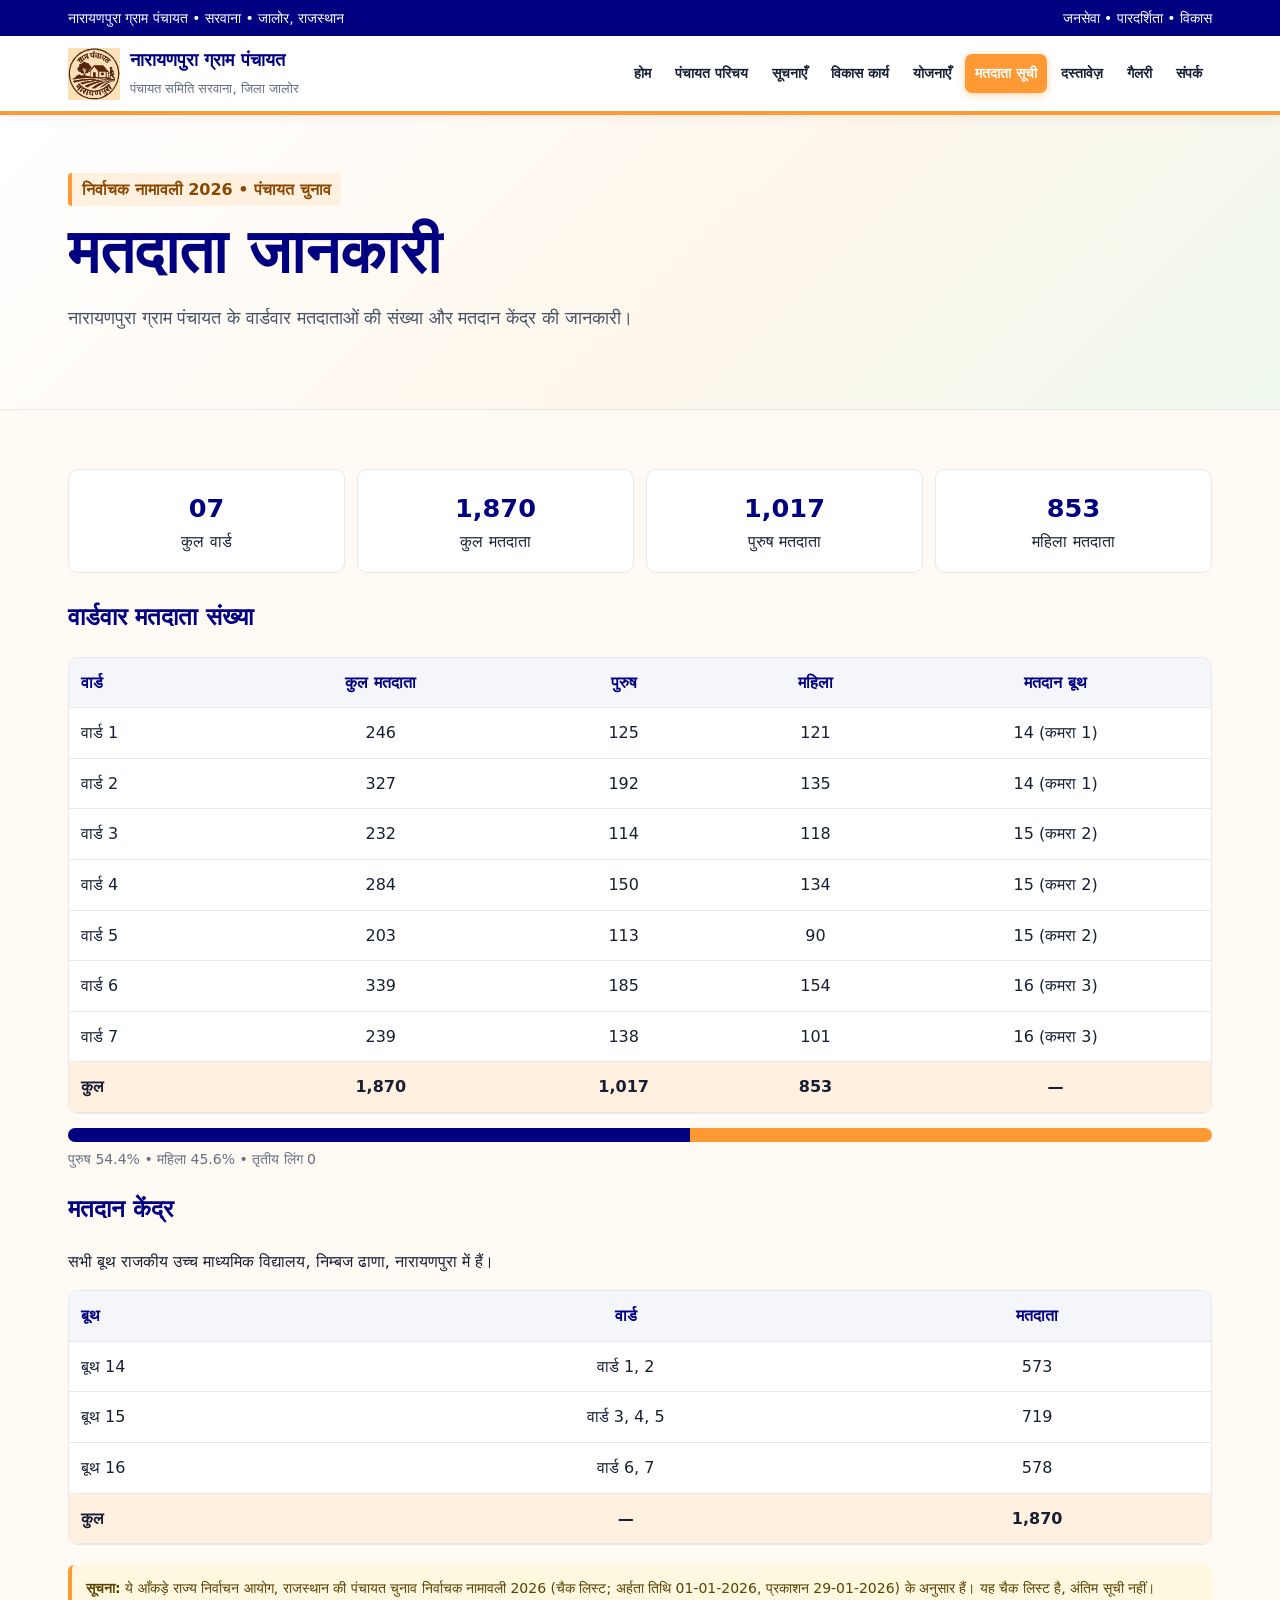
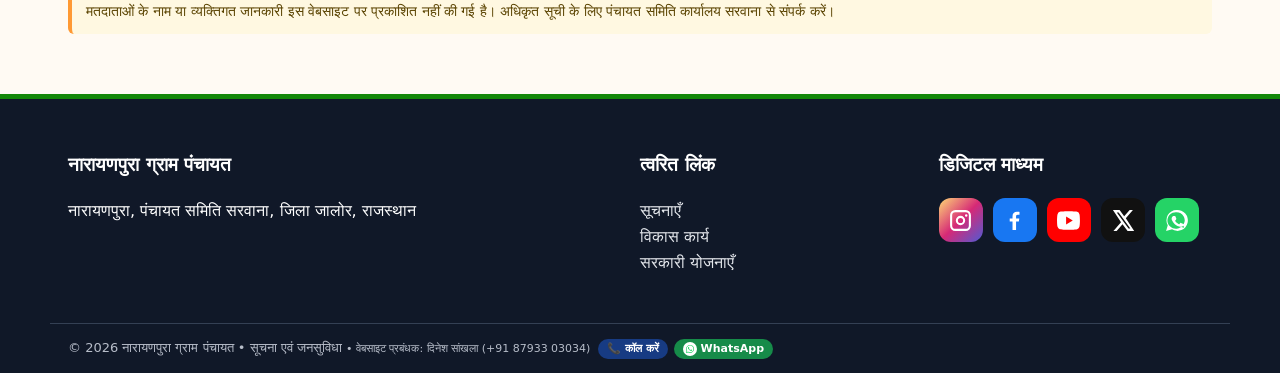
<file: voters.html>
<!doctype html><html lang="hi"><head><meta charset="utf-8"><meta name="viewport" content="width=device-width,initial-scale=1"><title>मतदाता जानकारी | नारायणपुरा ग्राम पंचायत</title><meta name="description" content="नारायणपुरा ग्राम पंचायत की वार्डवार मतदाता संख्या और मतदान केंद्र की जानकारी (निर्वाचक नामावली 2026, चैक लिस्ट)।"><meta name="theme-color" content="#000080"><link rel="icon" type="image/png" href="assets/favicon.png"><link rel="apple-touch-icon" href="assets/favicon.png"><meta property="og:url" content="https://narayanpuragrampanchayat.github.io/narayanpura-gram-panchayat/voters.html"><meta property="og:image" content="https://narayanpuragrampanchayat.github.io/narayanpura-gram-panchayat/assets/og-image.jpg"><meta property="og:image:width" content="1200"><meta property="og:image:height" content="630"><meta property="og:image:alt" content="नारायणपुरा ग्राम पंचायत का लोगो"><meta name="twitter:card" content="summary_large_image"><meta property="og:type" content="website"><meta property="og:locale" content="hi_IN"><meta property="og:site_name" content="नारायणपुरा ग्राम पंचायत"><meta property="og:title" content="मतदाता जानकारी | नारायणपुरा ग्राम पंचायत"><meta property="og:description" content="नारायणपुरा ग्राम पंचायत की वार्डवार मतदाता संख्या और मतदान केंद्र की जानकारी (निर्वाचक नामावली 2026, चैक लिस्ट)।"><link rel="stylesheet" href="style.css"></head><body><div class="top"><div class="wrap">नारायणपुरा ग्राम पंचायत • सरवाना • जालोर, राजस्थान <span>जनसेवा • पारदर्शिता • विकास</span></div></div><header><div class="wrap nav"><a class="brand" href="index.html"><img src="assets/logo.svg" alt="नारायणपुरा ग्राम पंचायत का लोगो"><div><b>नारायणपुरा ग्राम पंचायत</b><small>पंचायत समिति सरवाना, जिला जालोर</small></div></a><nav><a href="index.html">होम</a><a href="about.html">पंचायत परिचय</a><a href="notices.html">सूचनाएँ</a><a href="development.html">विकास कार्य</a><a href="schemes.html">योजनाएँ</a><a class="active" href="voters.html">मतदाता सूची</a><a href="documents.html">दस्तावेज़</a><a href="gallery.html">गैलरी</a><a href="contact.html">संपर्क</a></nav></div></header><section class="hero"><div class="wrap"><span class="tag">निर्वाचक नामावली 2026 • पंचायत चुनाव</span><h1>मतदाता जानकारी</h1><p>नारायणपुरा ग्राम पंचायत के वार्डवार मतदाताओं की संख्या और मतदान केंद्र की जानकारी।</p></div></section><main><div class="wrap"><div class="stats"><div class="stat"><strong>07</strong>कुल वार्ड</div><div class="stat"><strong>1,870</strong>कुल मतदाता</div><div class="stat"><strong>1,017</strong>पुरुष मतदाता</div><div class="stat"><strong>853</strong>महिला मतदाता</div></div><h2>वार्डवार मतदाता संख्या</h2><div class="table-wrap"><table class="vt"><thead><tr><th>वार्ड</th><th>कुल मतदाता</th><th>पुरुष</th><th>महिला</th><th>मतदान बूथ</th></tr></thead><tbody><tr><td>वार्ड 1</td><td>246</td><td>125</td><td>121</td><td>14 (कमरा 1)</td></tr><tr><td>वार्ड 2</td><td>327</td><td>192</td><td>135</td><td>14 (कमरा 1)</td></tr><tr><td>वार्ड 3</td><td>232</td><td>114</td><td>118</td><td>15 (कमरा 2)</td></tr><tr><td>वार्ड 4</td><td>284</td><td>150</td><td>134</td><td>15 (कमरा 2)</td></tr><tr><td>वार्ड 5</td><td>203</td><td>113</td><td>90</td><td>15 (कमरा 2)</td></tr><tr><td>वार्ड 6</td><td>339</td><td>185</td><td>154</td><td>16 (कमरा 3)</td></tr><tr><td>वार्ड 7</td><td>239</td><td>138</td><td>101</td><td>16 (कमरा 3)</td></tr><tr class="tot"><td>कुल</td><td>1,870</td><td>1,017</td><td>853</td><td>—</td></tr></tbody></table></div><div class="vbar" aria-hidden="true"><i style="width:54.4%;background:var(--navy)"></i><i style="width:45.6%;background:var(--saffron)"></i></div><div class="vleg">पुरुष 54.4% • महिला 45.6% • तृतीय लिंग 0</div><h2>मतदान केंद्र</h2><p>सभी बूथ राजकीय उच्च माध्यमिक विद्यालय, निम्बज ढाणा, नारायणपुरा में हैं।</p><div class="table-wrap"><table class="vt"><thead><tr><th>बूथ</th><th>वार्ड</th><th>मतदाता</th></tr></thead><tbody><tr><td>बूथ 14</td><td>वार्ड 1, 2</td><td>573</td></tr><tr><td>बूथ 15</td><td>वार्ड 3, 4, 5</td><td>719</td></tr><tr><td>बूथ 16</td><td>वार्ड 6, 7</td><td>578</td></tr><tr class="tot"><td>कुल</td><td>—</td><td>1,870</td></tr></tbody></table></div><div class="vnote"><b>सूचना:</b> ये आँकड़े राज्य निर्वाचन आयोग, राजस्थान की पंचायत चुनाव निर्वाचक नामावली 2026 (चैक लिस्ट; अर्हता तिथि 01-01-2026, प्रकाशन 29-01-2026) के अनुसार हैं। यह चैक लिस्ट है, अंतिम सूची नहीं। मतदाताओं के नाम या व्यक्तिगत जानकारी इस वेबसाइट पर प्रकाशित नहीं की गई है। अधिकृत सूची के लिए पंचायत समिति कार्यालय सरवाना से संपर्क करें।</div></div></main><footer><div class="wrap foot"><div><h3>नारायणपुरा ग्राम पंचायत</h3><p>नारायणपुरा, पंचायत समिति सरवाना, जिला जालोर, राजस्थान</p></div><div><h3>त्वरित लिंक</h3><p><a href="notices.html">सूचनाएँ</a><br><a href="development.html">विकास कार्य</a><br><a href="schemes.html">सरकारी योजनाएँ</a></p></div><div><h3>डिजिटल माध्यम</h3><p class="socs" style="display:flex;flex-direction:row;flex-wrap:wrap;gap:10px;margin:10px 0 0"><a style="display:block;line-height:0" target="_blank" rel="noopener" href="https://www.instagram.com/narayanpuragrampanchayat" aria-label="Instagram" title="Instagram"><span class="social-icon ig"><svg viewBox="0 0 24 24"><path d="M7 2h10a5 5 0 0 1 5 5v10a5 5 0 0 1-5 5H7a5 5 0 0 1-5-5V7a5 5 0 0 1 5-5zm0 2a3 3 0 0 0-3 3v10a3 3 0 0 0 3 3h10a3 3 0 0 0 3-3V7a3 3 0 0 0-3-3H7zm5 3.5A4.5 4.5 0 1 1 7.5 12 4.5 4.5 0 0 1 12 7.5zm0 2A2.5 2.5 0 1 0 14.5 12 2.5 2.5 0 0 0 12 9.5zM17.5 6a1.2 1.2 0 1 1-1.2 1.2A1.2 1.2 0 0 1 17.5 6z"/></svg></span></a><a style="display:block;line-height:0" target="_blank" rel="noopener" href="https://www.facebook.com/share/19otkbt3re/?mibextid=wwXIfr" aria-label="Facebook" title="Facebook"><span class="social-icon fb"><svg viewBox="0 0 24 24"><path d="M13.5 21v-8h2.7l.4-3h-3.1V8.1c0-.9.3-1.6 1.7-1.6h1.6V3.8c-.3 0-1.3-.1-2.5-.1-2.5 0-4.2 1.5-4.2 4.3V10H7.4v3h2.7v8h3.4z"/></svg></span></a><a style="display:block;line-height:0" target="_blank" rel="noopener" href="https://www.youtube.com/@NarayanpuraGramPanchayat" aria-label="YouTube" title="YouTube"><span class="social-icon yt"><svg viewBox="0 0 24 24"><path d="M23 12s0-4.2-.5-6.1a3.2 3.2 0 0 0-2.2-2.2C18.4 3.2 12 3.2 12 3.2s-6.4 0-8.3.5a3.2 3.2 0 0 0-2.2 2.2C1 7.8 1 12 1 12s0 4.2.5 6.1a3.2 3.2 0 0 0 2.2 2.2c1.9.5 8.3.5 8.3.5s6.4 0 8.3-.5a3.2 3.2 0 0 0 2.2-2.2C23 16.2 23 12 23 12zM9.7 15.8V8.2l6.4 3.8-6.4 3.8z"/></svg></span></a><a style="display:block;line-height:0" target="_blank" rel="noopener" href="https://x.com/narayanpura_gp?s=11" aria-label="X" title="X"><span class="social-icon x"><svg viewBox="0 0 24 24"><path d="M18.9 2H22l-6.8 7.8L23.2 22h-6.3l-4.9-6.4L6.4 22H3.3l7.3-8.4L2.8 2h6.4l4.4 5.8L18.9 2zm-1.1 17.6h1.7L8.3 4.3H6.5l11.3 15.3z"/></svg></span></a><a style="display:block;line-height:0" target="_blank" rel="noopener" href="https://whatsapp.com/channel/0029Vb8SCxqISTkEJewlJR1P" aria-label="WhatsApp" title="WhatsApp"><span class="social-icon wa"><svg viewBox="0 0 24 24"><path d="M12 2a9.7 9.7 0 0 0-8.4 14.5L2 22l5.7-1.5A10 10 0 1 0 12 2zm0 2a7.8 7.8 0 0 1 6.8 11.7l-.3.5.8 2.8-2.9-.8-.5.3A8 8 0 1 1 12 4zm-3 3.7c-.2 0-.5.1-.7.4-.3.3-1 1-1 2.2s1 2.5 1.2 2.8c.2.3 2 3.2 5 4.3 2.5.9 3 .7 3.5.6.5-.1 1.5-.6 1.7-1.2.2-.6.2-1.1.1-1.2-.1-.1-.3-.2-.7-.4l-1.8-.9c-.3-.1-.5-.2-.7.2l-.7.9c-.2.2-.3.2-.6.1-.3-.2-1.1-.4-2.1-1.3-.8-.7-1.3-1.6-1.4-1.8-.1-.3 0-.4.2-.6l.5-.6c.2-.2.2-.4.3-.6.1-.2 0-.4 0-.5l-.8-1.9c-.2-.5-.4-.5-.7-.5z"/></svg></span></a></p></div></div><div class="wrap copy">© 2026 नारायणपुरा ग्राम पंचायत • सूचना एवं जनसुविधा <span class="mgr">• वेबसाइट प्रबंधक: दिनेश सांखला (+91 87933 03034) <span class="mgr-contact"><a class="mgr-btn call" href="tel:+918793303034">📞 कॉल करें</a><a class="mgr-btn wa" target="_blank" rel="noopener" href="https://wa.me/918793303034"><svg width="14" height="14" viewBox="0 0 48 48" aria-hidden="true" style="width:14px;height:14px;flex:0 0 14px"><circle cx="24" cy="24" r="24" fill="#fff"/><g transform="translate(10 10) scale(1.1667)"><path fill="#25D366" d="M17.472 14.382c-.297-.149-1.758-.867-2.03-.967-.273-.099-.471-.148-.67.15-.197.297-.767.966-.94 1.164-.173.199-.347.223-.644.075-.297-.15-1.255-.463-2.39-1.475-.883-.788-1.48-1.761-1.653-2.059-.173-.297-.018-.458.13-.606.134-.133.298-.347.446-.52.149-.174.198-.298.298-.497.099-.198.05-.371-.025-.52-.075-.149-.669-1.612-.916-2.207-.242-.579-.487-.5-.669-.51-.173-.008-.371-.01-.57-.01-.198 0-.52.074-.792.372-.272.297-1.04 1.016-1.04 2.479 0 1.462 1.065 2.875 1.213 3.074.149.198 2.096 3.2 5.077 4.487.709.306 1.262.489 1.694.625.712.227 1.36.195 1.871.118.571-.085 1.758-.719 2.006-1.413.248-.694.248-1.289.173-1.413-.074-.124-.272-.198-.57-.347m-5.421 7.403h-.004a9.87 9.87 0 01-5.031-1.378l-.361-.214-3.741.982.998-3.648-.235-.374a9.86 9.86 0 01-1.51-5.26c.001-5.45 4.436-9.884 9.888-9.884 2.64 0 5.122 1.03 6.988 2.898a9.825 9.825 0 012.893 6.994c-.003 5.45-4.437 9.884-9.885 9.884m8.413-18.297A11.815 11.815 0 0012.05 0C5.495 0 .16 5.335.157 11.892c0 2.096.547 4.142 1.588 5.945L.057 24l6.305-1.654a11.882 11.882 0 005.683 1.448h.005c6.554 0 11.89-5.335 11.893-11.893a11.821 11.821 0 00-3.48-8.413z"/></g></svg>WhatsApp</a></span></span></div></footer></body></html>
</file>
<file: style.css>
:root{--saffron:#ff9933;--green:#138808;--navy:#000080;--ink:#172033;--muted:#667085;--bg:#fffaf3;--card:#fff;--line:#e6e8ec}*{box-sizing:border-box}body{margin:0;font-family:system-ui,-apple-system,"Segoe UI",sans-serif;color:var(--ink);background:var(--bg);line-height:1.6}a{text-decoration:none;color:inherit}.top{background:var(--navy);color:#fff;font-size:14px}.wrap{max-width:1180px;margin:auto;padding:0 18px}.top .wrap{display:flex;justify-content:space-between;padding:7px 18px}header{background:#fff;border-bottom:4px solid var(--saffron);position:sticky;top:0;z-index:10;box-shadow:0 2px 12px #0001}.nav{display:flex;align-items:center;justify-content:space-between;gap:18px;padding:10px 18px}.brand{display:flex;align-items:center;gap:10px}.brand img{width:52px;height:52px}.brand b{display:block;color:var(--navy);font-size:18px}.brand small{color:var(--muted)}nav{display:flex;flex-wrap:wrap;gap:4px;justify-content:flex-end}nav a{padding:8px 10px;border-radius:7px;font-weight:700;font-size:14px}nav a:hover,nav a.active{background:#fff0df;color:#9a4d00}.hero{background:linear-gradient(135deg,#fff 0,#fff7ec 55%,#eef8ec 100%);border-bottom:1px solid var(--line)}.hero .wrap{padding-top:58px;padding-bottom:58px}.tag{display:inline-block;background:#fff0df;color:#8a4800;border-left:4px solid var(--saffron);padding:4px 10px;font-weight:700;border-radius:4px}.hero h1{font-size:clamp(2rem,5vw,3.8rem);line-height:1.08;color:var(--navy);margin:14px 0}.hero p{max-width:780px;font-size:18px;color:#475467}.buttons{display:flex;flex-wrap:wrap;gap:10px;margin-top:22px}.btn{display:inline-block;background:var(--saffron);color:#fff;padding:11px 17px;border-radius:7px;font-weight:800}.btn.green{background:var(--green)}.btn.outline{background:#fff;color:var(--navy);border:1px solid #ccd1e2}main .wrap{padding-top:34px;padding-bottom:40px}h1,h2{color:var(--navy)}.grid{display:grid;grid-template-columns:repeat(3,1fr);gap:18px}.card{background:var(--card);border:1px solid var(--line);border-top:4px solid var(--saffron);border-radius:10px;padding:20px;box-shadow:0 3px 12px #0000000a}.card.green{border-top-color:var(--green)}.card.blue{border-top-color:var(--navy)}.stats{display:grid;grid-template-columns:repeat(4,1fr);gap:12px;margin:25px 0}.stat{background:#fff;border:1px solid var(--line);border-radius:10px;padding:18px;text-align:center}.stat strong{display:block;color:var(--navy);font-size:1.6rem}.social-grid{display:grid;grid-template-columns:repeat(3,1fr);gap:14px;margin-top:20px}.social{display:flex;align-items:center;gap:14px;background:#fff;border:1px solid var(--line);padding:14px 16px;border-radius:12px;transition:.15s}.social:hover{transform:translateY(-2px);box-shadow:0 5px 18px #0001}.social-icon{width:44px;height:44px;flex:0 0 44px;display:grid;place-items:center;border-radius:12px;color:#fff}.social-icon svg{width:25px;height:25px;fill:currentColor}.ig{background:linear-gradient(135deg,#feda75,#d62976 50%,#4f5bd5)}.fb{background:#1877f2}.yt{background:#ff0000}.x{background:#111}.wa{background:#25d366}.mail{background:var(--navy)}.social b{display:block}.social span{font-size:13px;color:var(--muted)}.notice{display:flex;gap:15px;padding:14px 0;border-bottom:1px solid var(--line)}.date{min-width:80px;color:#9a4d00;font-weight:800}.table-wrap{overflow:auto;background:#fff;border:1px solid var(--line);border-radius:10px}table{width:100%;border-collapse:collapse}th,td{padding:12px;border-bottom:1px solid var(--line);text-align:left}th{background:#f5f6fa;color:var(--navy)}footer{background:#101828;color:#fff;border-top:5px solid var(--green)}.foot{display:grid;grid-template-columns:2fr 1fr 1fr;gap:25px;padding:32px 18px}.foot a{color:#e4e7ec}.copy{border-top:1px solid #344054;color:#b7bdc9;padding:14px 18px;font-size:13px}@media(max-width:850px){.grid,.social-grid{grid-template-columns:1fr 1fr}.stats{grid-template-columns:1fr 1fr}.foot{grid-template-columns:1fr 1fr}}@media(max-width:600px){.top .wrap{display:block}.nav{align-items:flex-start;flex-wrap:wrap}.brand small{display:none}nav{width:100%;display:grid;grid-template-columns:repeat(2,1fr)}nav a{text-align:center}.grid,.social-grid,.stats,.foot{grid-template-columns:1fr}.hero .wrap{padding-top:40px;padding-bottom:40px}}

.socs{display:flex;flex-wrap:wrap;gap:10px;margin:10px 0 0}.socs a{display:inline-block;line-height:0;transition:transform .15s}.socs a:hover{transform:scale(1.1)}.vt th,.vt td{text-align:center}.vt th:first-child,.vt td:first-child{text-align:left}.vt tr.tot td{font-weight:800;background:#fff0df}.vbar{display:flex;height:14px;border-radius:7px;overflow:hidden;margin:14px 0 6px}.vbar i{display:block}.vleg{font-size:14px;color:var(--muted)}.vnote{background:#fff8e1;border-left:4px solid var(--saffron);padding:12px 14px;border-radius:6px;margin:20px 0;color:#5a4300;font-size:14px}
nav a.active{background:var(--saffron);color:#fff;box-shadow:0 2px 8px #ff993366}nav a.active:hover{background:var(--saffron);color:#fff}
.mgr{font-size:11px}.mgr-contact{display:inline-flex;flex-wrap:wrap;align-items:center;gap:6px;margin-left:4px;vertical-align:middle}.mgr-btn{display:inline-flex;align-items:center;gap:4px;padding:2px 9px;border-radius:999px;font-weight:700;font-size:11px;line-height:1.5;color:#fff!important}.mgr-btn.call{background:#173b83}.mgr-btn.wa{background:#168b49}.mgr-btn svg{width:14px;height:14px;flex:0 0 14px}
</file>
